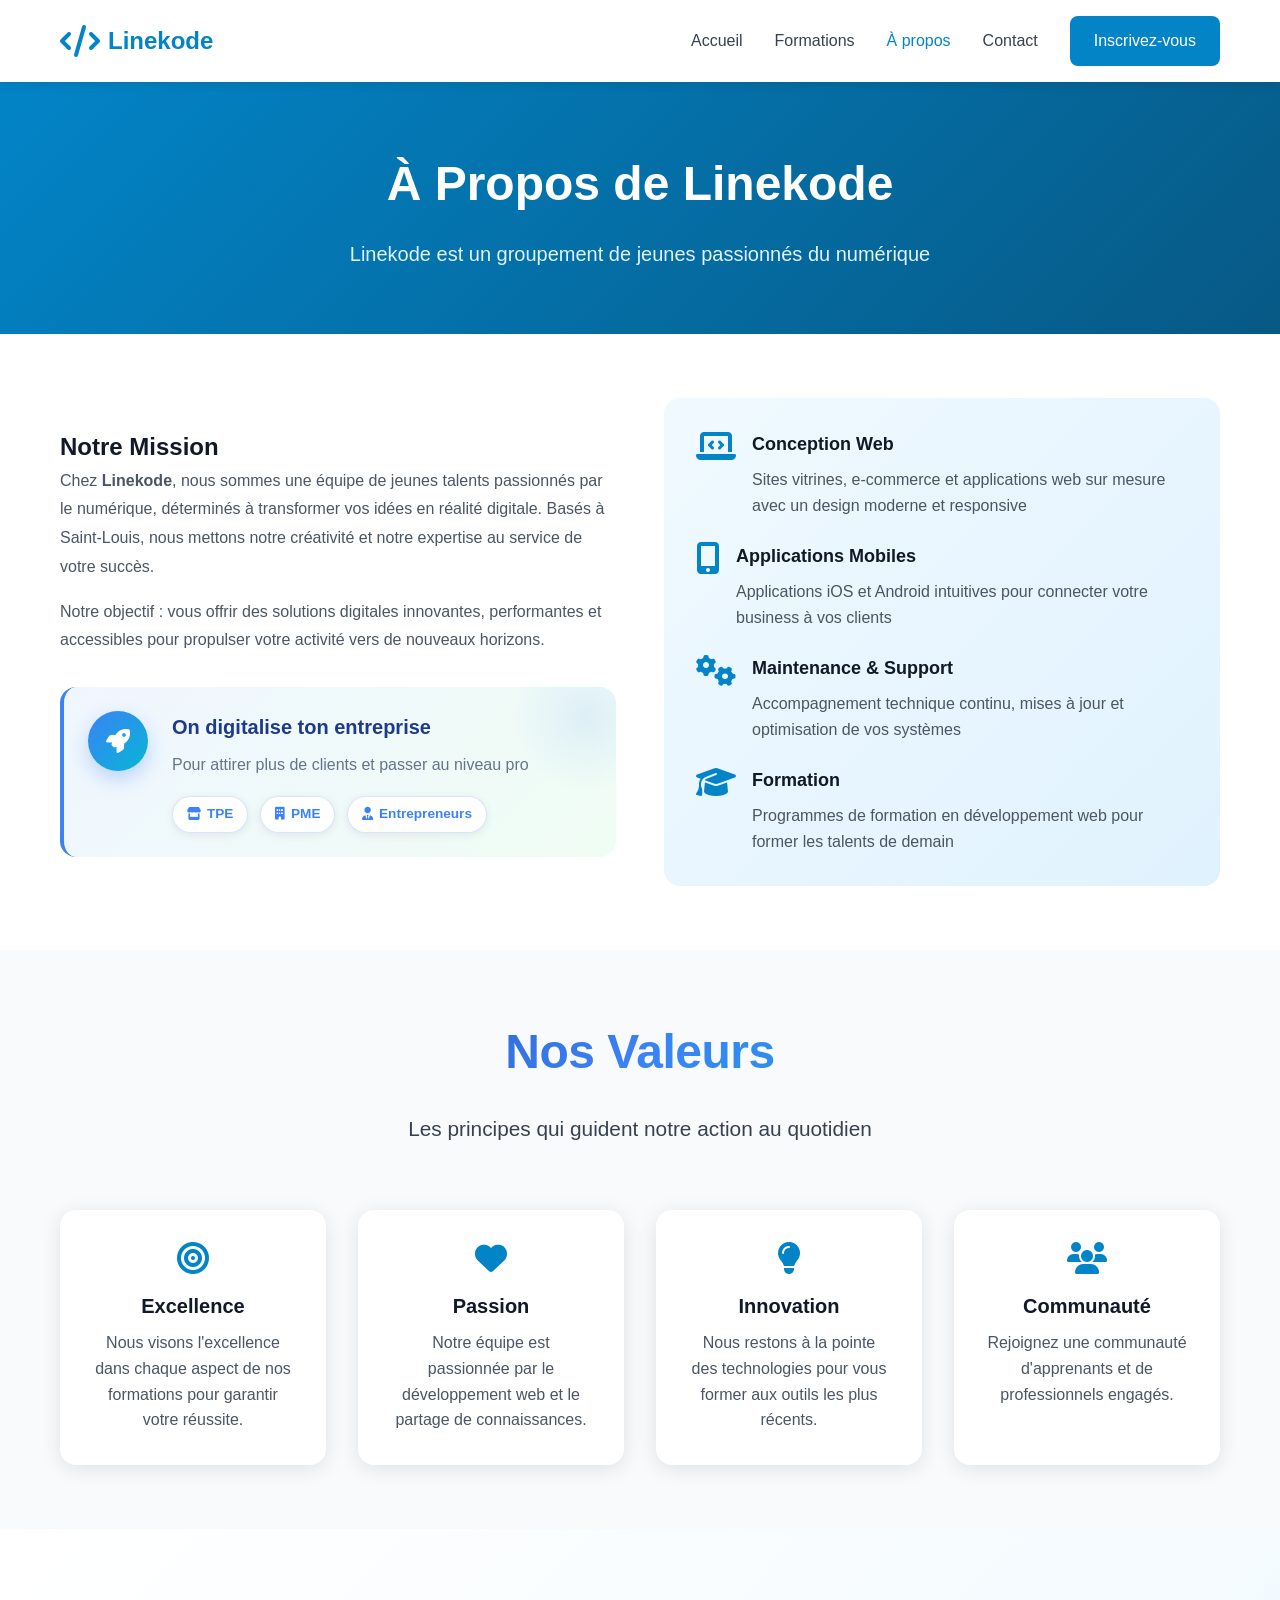
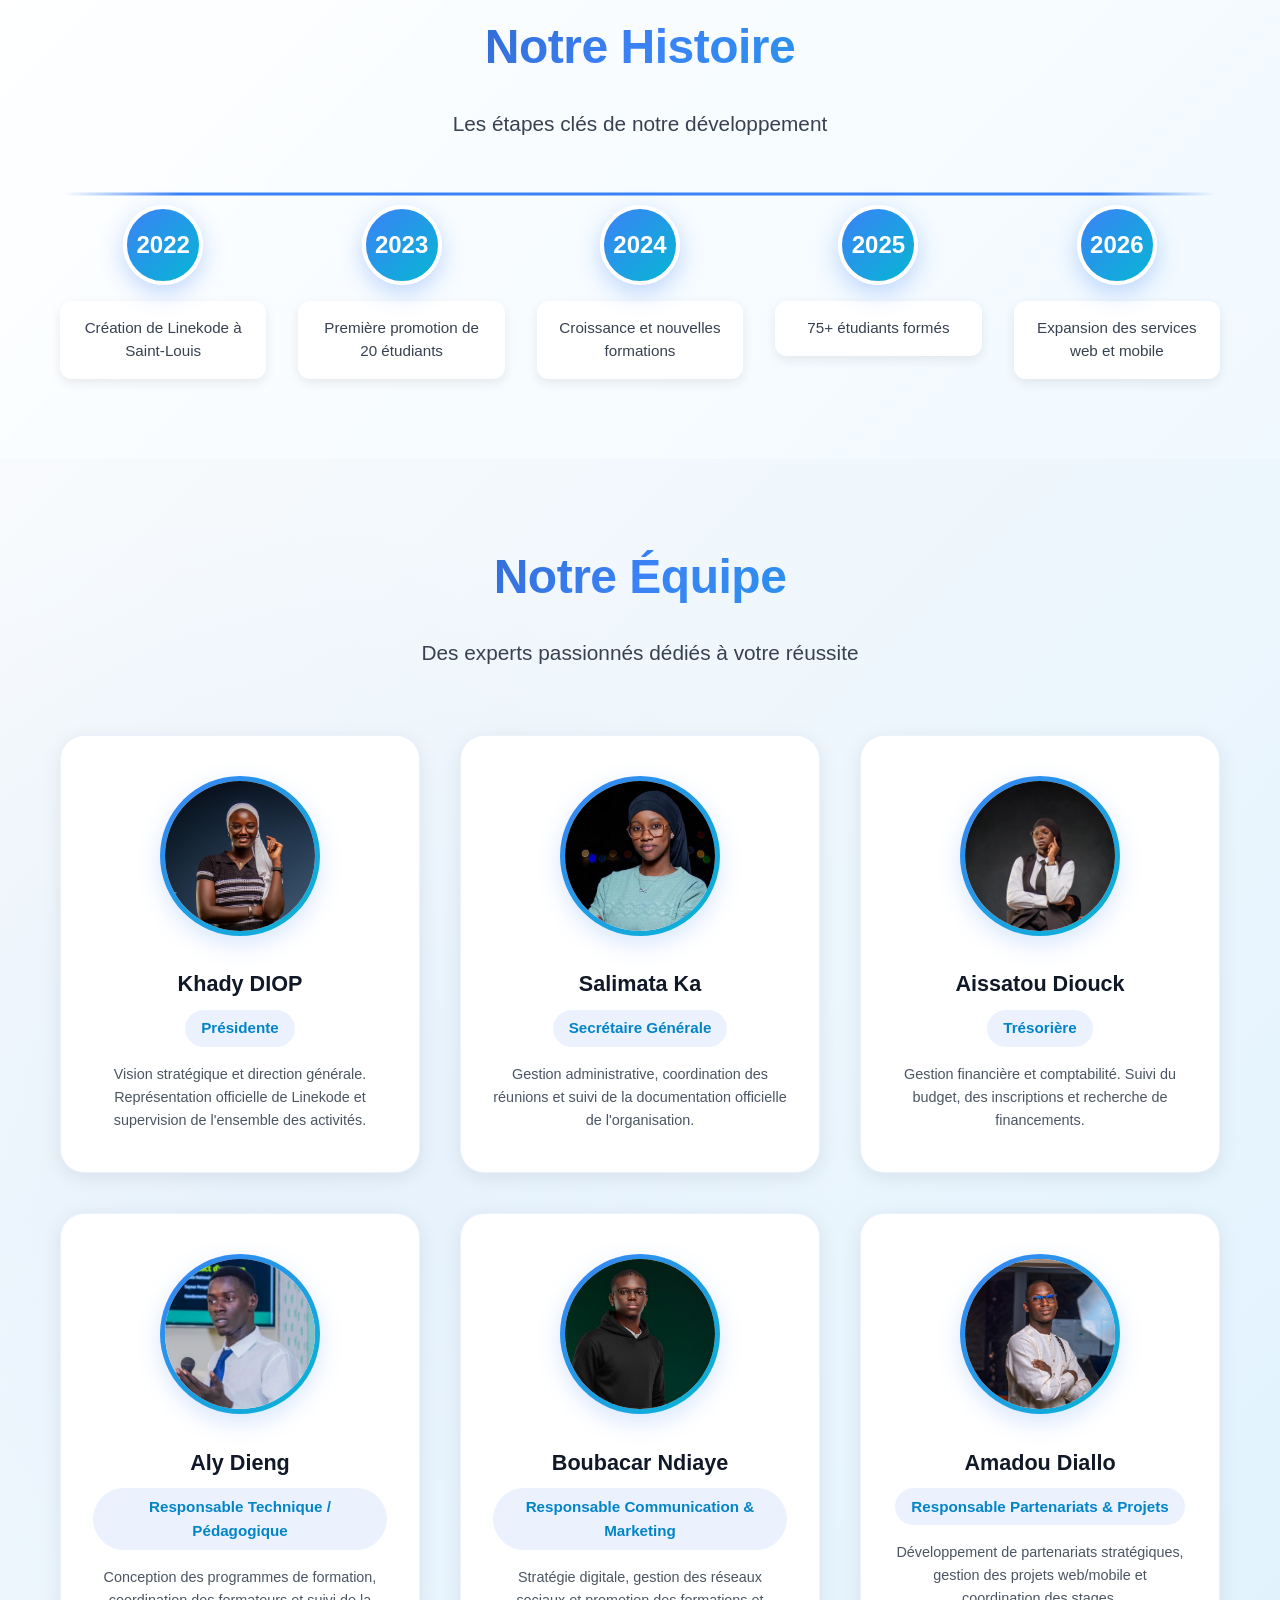
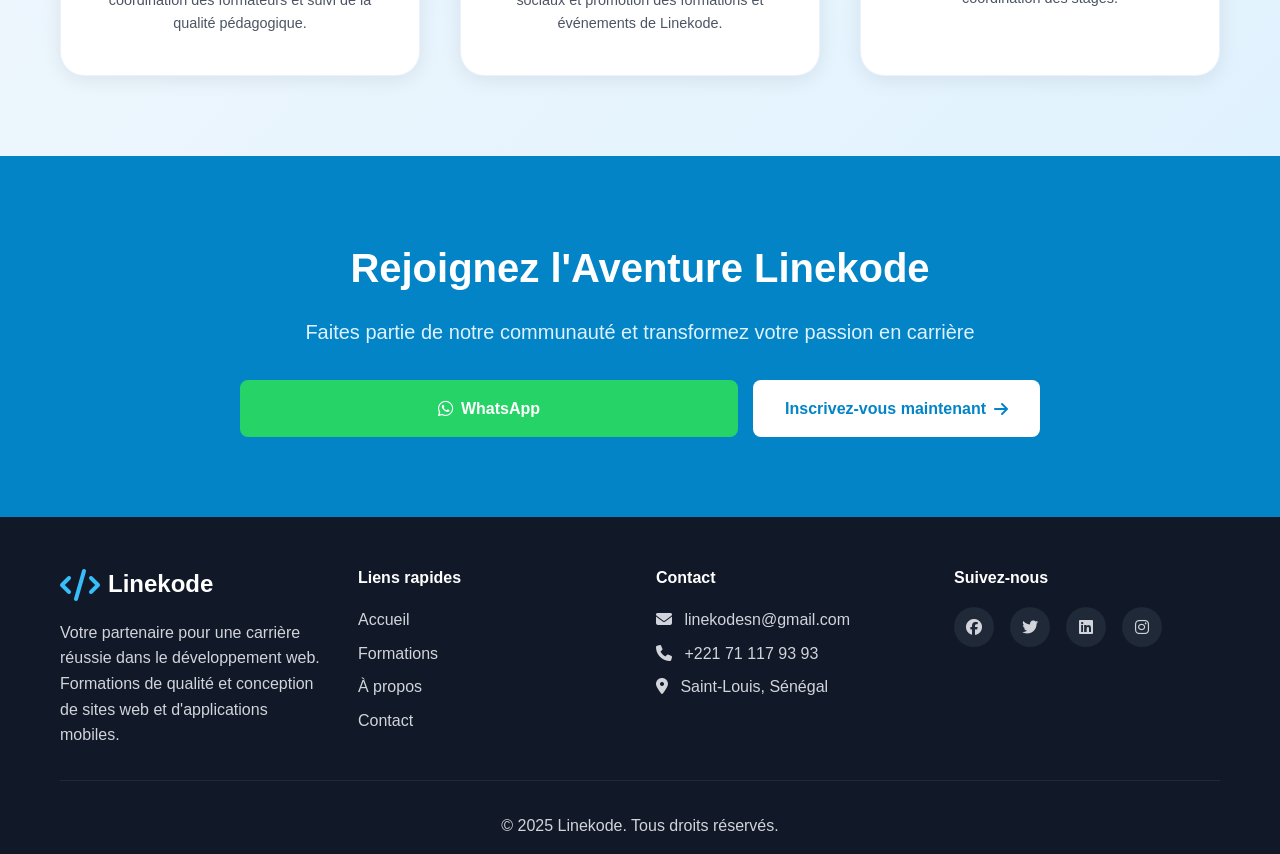
<file: about.html>
﻿<!DOCTYPE html>
<html lang="fr">
<head>
    <meta charset="UTF-8">
    <meta name="viewport" content="width=device-width, initial-scale=1.0">
    <meta name="description" content="Découvrez l'histoire, la mission et l'équipe de Linekode.">
    <meta name="author" content="Linekode Sénégal">
    <meta name="keywords" content="formation, développement web, programmation, Sénégal, Saint-Louis, à propos">
    
    <!-- Favicon Linekode -->
    <link rel="icon" type="image/x-icon" href="images/favicon.ico">
    <link rel="shortcut icon" href="images/favicon.ico">
    <link rel="apple-touch-icon" href="images/favicon.ico">
    
    <!-- Open Graph / Facebook -->
    <meta property="og:type" content="website">
    <meta property="og:url" content="https://linekode.com/about.html">
    <meta property="og:title" content="À Propos - Linekode Sénégal">
    <meta property="og:description" content="Découvrez l'équipe Linekode et notre mission de former les développeurs web au Sénégal.">
    <meta property="og:image" content="https://linekode.com/images/logo-linekode.png">
    
    <!-- Twitter -->
    <meta property="twitter:card" content="summary_large_image">
    <meta property="twitter:url" content="https://linekode.com/about.html">
    <meta property="twitter:title" content="À Propos - Linekode Sénégal">
    <meta property="twitter:description" content="Découvrez l'équipe Linekode et notre mission de former les développeurs web au Sénégal.">
    <meta property="twitter:image" content="https://linekode.com/images/logo-linekode.png">
    
    <!-- Feuilles de style -->
    <link rel="stylesheet" href="css/style.css">
    <link rel="stylesheet" href="css/modal.css">
    <link rel="stylesheet" href="css/whatsapp-styles.css">
    <link rel="stylesheet" href="https://cdnjs.cloudflare.com/ajax/libs/font-awesome/6.4.0/css/all.min.css">
</head>
<body>
    <!-- Navigation -->
    <nav class="navbar" id="navbar">
        <div class="container">
            <div class="nav-wrapper">
                <a href="index.html" class="logo">
                    <i class="fas fa-code"></i>
                    <span>Linekode</span>
                </a>
                <ul class="nav-menu" id="navMenu">
                    <li><a href="index.html">Accueil</a></li>
                    <li><a href="formations.html">Formations</a></li>
                    <li><a href="about.html" class="active">À propos</a></li>
                    <li><a href="contact.html">Contact</a></li>
                    <li><a href="inscription.php" class="btn-primary">Inscrivez-vous</a></li>
                </ul>
                <button class="mobile-menu-toggle" id="mobileMenuToggle">
                    <i class="fas fa-bars"></i>
                </button>
            </div>
        </div>
    </nav>

    <!-- Page Header -->
    <section class="page-header">
        <div class="container">
            <h1>À Propos de Linekode</h1>
            <p>Linekode est un groupement de jeunes passionnés du numérique</p>
        </div>
    </section>

    <!-- Mission Section -->
    <section class="mission-section">
        <div class="container">
            <div class="mission-grid">
                <div class="mission-text">
                    <h2>Notre Mission</h2>
                    <p>Chez <strong>Linekode</strong>, nous sommes une équipe de jeunes talents passionnés par le numérique, déterminés à transformer vos idées en réalité digitale. Basés à Saint-Louis, nous mettons notre créativité et notre expertise au service de votre succès.</p>
                    <p>Notre objectif : vous offrir des solutions digitales innovantes, performantes et accessibles pour propulser votre activité vers de nouveaux horizons.</p>
                    
                    <div class="mission-cta">
                        <div class="mission-cta-icon">
                            <i class="fas fa-rocket"></i>
                        </div>
                        <div class="mission-cta-content">
                            <h3>On digitalise ton entreprise</h3>
                            <p>Pour attirer plus de clients et passer au niveau pro</p>
                            <div class="mission-cta-tags">
                                <span><i class="fas fa-store"></i> TPE</span>
                                <span><i class="fas fa-building"></i> PME</span>
                                <span><i class="fas fa-user-tie"></i> Entrepreneurs</span>
                            </div>
                        </div>
                    </div>
                </div>
                <div class="mission-features">
                    <div class="mission-feature">
                        <i class="fas fa-laptop-code"></i>
                        <div>
                            <h3>Conception Web</h3>
                            <p>Sites vitrines, e-commerce et applications web sur mesure avec un design moderne et responsive</p>
                        </div>
                    </div>
                    <div class="mission-feature">
                        <i class="fas fa-mobile-alt"></i>
                        <div>
                            <h3>Applications Mobiles</h3>
                            <p>Applications iOS et Android intuitives pour connecter votre business à vos clients</p>
                        </div>
                    </div>
                    <div class="mission-feature">
                        <i class="fas fa-cogs"></i>
                        <div>
                            <h3>Maintenance & Support</h3>
                            <p>Accompagnement technique continu, mises à jour et optimisation de vos systèmes</p>
                        </div>
                    </div>
                    <div class="mission-feature">
                        <i class="fas fa-graduation-cap"></i>
                        <div>
                            <h3>Formation</h3>
                            <p>Programmes de formation en développement web pour former les talents de demain</p>
                        </div>
                    </div>
                </div>
            </div>
        </div>
    </section>

    <!-- Values Section -->
    <section class="values-section">
        <div class="container">
            <div class="section-header">
                <h2>Nos Valeurs</h2>
                <p>Les principes qui guident notre action au quotidien</p>
            </div>
            <div class="values-grid">
                <div class="value-card">
                    <i class="fas fa-bullseye"></i>
                    <h3>Excellence</h3>
                    <p>Nous visons l'excellence dans chaque aspect de nos formations pour garantir votre réussite.</p>
                </div>
                <div class="value-card">
                    <i class="fas fa-heart"></i>
                    <h3>Passion</h3>
                    <p>Notre équipe est passionnée par le développement web et le partage de connaissances.</p>
                </div>
                <div class="value-card">
                    <i class="fas fa-lightbulb"></i>
                    <h3>Innovation</h3>
                    <p>Nous restons à la pointe des technologies pour vous former aux outils les plus récents.</p>
                </div>
                <div class="value-card">
                    <i class="fas fa-users"></i>
                    <h3>Communauté</h3>
                    <p>Rejoignez une communauté d'apprenants et de professionnels engagés.</p>
                </div>
            </div>
        </div>
    </section>

    <!-- Timeline Section -->
    <section class="timeline-section">
        <div class="container">
            <div class="section-header">
                <h2>Notre Histoire</h2>
                <p>Les étapes clés de notre développement</p>
            </div>
            <div class="timeline-grid">
                <div class="timeline-item">
                    <div class="timeline-year">2022</div>
                    <p>Création de Linekode à Saint-Louis</p>
                </div>
                <div class="timeline-item">
                    <div class="timeline-year">2023</div>
                    <p>Première promotion de 20 étudiants</p>
                </div>
                <div class="timeline-item">
                    <div class="timeline-year">2024</div>
                    <p>Croissance et nouvelles formations</p>
                </div>
                <div class="timeline-item">
                    <div class="timeline-year">2025</div>
                    <p>75+ étudiants formés</p>
                </div>
                <div class="timeline-item">
                    <div class="timeline-year">2026</div>
                    <p>Expansion des services web et mobile</p>
                </div>
            </div>
        </div>
    </section>

    <!-- Team Section -->
    <section class="team-section">
        <div class="container">
            <div class="section-header">
                <h2>Notre Équipe</h2>
                <p>Des experts passionnés dédiés à votre réussite</p>
            </div>
            <div class="team-grid">
                <div class="team-member">
                    <img src="images/team/amadou-diallo.jpeg" alt="Amadou DIALLO" class="member-photo">
                    <h3>Khady DIOP</h3>
                    <p class="member-role">Présidente</p>
                    <p class="member-bio">Vision stratégique et direction générale. Représentation officielle de Linekode et supervision de l'ensemble des activités.</p>
                </div>
                <div class="team-member">
                    <img src="images/team/membre-2.jpeg" alt="Khady DIOP" class="member-photo">
                    <h3>Salimata Ka</h3>
                    <p class="member-role">Secrétaire Générale</p>
                    <p class="member-bio">Gestion administrative, coordination des réunions et suivi de la documentation officielle de l'organisation.</p>
                </div>
                <div class="team-member">
                    <img src="images/team/membre-3.jpeg" alt="Aissatou Diouck" class="member-photo">
                    <h3>Aissatou Diouck</h3>
                    <p class="member-role">Trésorière</p>
                    <p class="member-bio">Gestion financière et comptabilité. Suivi du budget, des inscriptions et recherche de financements.</p>
                </div>
                <div class="team-member">
                    <img src="images/team/membre-4.jpeg" alt="Aly Dieng" class="member-photo">
                    <h3>Aly Dieng</h3>
                    <p class="member-role">Responsable Technique / Pédagogique</p>
                    <p class="member-bio">Conception des programmes de formation, coordination des formateurs et suivi de la qualité pédagogique.</p>
                </div>
                <div class="team-member">
                    <img src="images/team/membre-5.jpeg" alt="Boubacar Ndiaye" class="member-photo">
                    <h3>Boubacar Ndiaye</h3>
                    <p class="member-role">Responsable Communication & Marketing</p>
                    <p class="member-bio">Stratégie digitale, gestion des réseaux sociaux et promotion des formations et événements de Linekode.</p>
                </div>
                <div class="team-member">
                    <img src="images/team/membre-6.jpeg" alt="Salimata Ka" class="member-photo">
                    <h3>Amadou Diallo</h3>
                    <p class="member-role">Responsable Partenariats & Projets</p>
                    <p class="member-bio">Développement de partenariats stratégiques, gestion des projets web/mobile et coordination des stages.</p>
                </div>
            </div>
        </div>
    </section>

    <!-- CTA Section -->
    <section class="cta-section">
        <div class="container">
            <div class="cta-content">
                <h2>Rejoignez l'Aventure Linekode</h2>
                <p>Faites partie de notre communauté et transformez votre passion en carrière</p>
                <div class="cta-buttons">
                    <a href="https://wa.me/221711179393?text=Bonjour%20Linekode!%20Je%20souhaite%20en%20savoir%20plus%20sur%20votre%20école." target="_blank" class="btn-whatsapp">
                        <i class="fab fa-whatsapp"></i>
                        WhatsApp
                    </a>
                    <a href="inscription.php" class="btn-white">
                        Inscrivez-vous maintenant
                        <i class="fas fa-arrow-right"></i>
                    </a>
                </div>
            </div>
        </div>
    </section>

    <!-- Footer -->
    <footer class="footer">
        <div class="container">
            <div class="footer-grid">
                <div class="footer-col">
                    <div class="footer-logo">
                        <i class="fas fa-code"></i>
                        <span>Linekode</span>
                    </div>
                    <p>Votre partenaire pour une carrière réussie dans le développement web. Formations de qualité et conception de sites web et d'applications mobiles.</p>
                </div>
                <div class="footer-col">
                    <h4>Liens rapides</h4>
                    <ul>
                        <li><a href="index.html">Accueil</a></li>
                        <li><a href="formations.html">Formations</a></li>
                        <li><a href="about.html">À propos</a></li>
                        <li><a href="contact.html">Contact</a></li>
                    </ul>
                </div>
                <div class="footer-col">
                    <h4>Contact</h4>
                    <ul>
                        <li><i class="fas fa-envelope"></i> linekodesn@gmail.com</li>
                        <li><i class="fas fa-phone"></i> +221 71 117 93 93</li>
                        <li><i class="fas fa-map-marker-alt"></i> Saint-Louis, Sénégal</li>
                    </ul>
                </div>
                <div class="footer-col">
                    <h4>Suivez-nous</h4>
                    <div class="social-links">
                        <a href="#"><i class="fab fa-facebook"></i></a>
                        <a href="#"><i class="fab fa-twitter"></i></a>
                        <a href="#"><i class="fab fa-linkedin"></i></a>
                        <a href="#"><i class="fab fa-instagram"></i></a>
                    </div>
                </div>
            </div>
            <div class="footer-bottom">
                <p>&copy; 2025 Linekode. Tous droits réservés.</p>
            </div>
        </div>
    </footer>

    <!-- Modal d'inscription -->
    <div id="inscriptionModal" class="modal">
        <div class="modal-content">
            <div class="modal-header">
                <h2>Inscription à Linekode</h2>
                <p>Commencez votre parcours vers une carrière en développement web</p>
                <button class="modal-close">&times;</button>
            </div>
            <div class="modal-body">
                <div id="inscriptionSuccess" class="success-message">
                    <i class="fas fa-check-circle"></i>
                    <h3>Inscription réussie !</h3>
                    <p>Merci pour votre inscription. Notre équipe vous contactera dans les 24 heures.</p>
                    <button class="btn-primary" onclick="closeInscriptionModal()">Fermer</button>
                </div>
                <form id="inscriptionForm" class="modal-form">
                    <div class="form-row">
                        <div class="form-group">
                            <label for="prenom">Prénom *</label>
                            <input type="text" id="prenom" name="prenom" required>
                            <span class="error-message">Ce champ est requis</span>
                        </div>
                        <div class="form-group">
                            <label for="nom">Nom *</label>
                            <input type="text" id="nom" name="nom" required>
                            <span class="error-message">Ce champ est requis</span>
                        </div>
                    </div>
                    
                    <div class="form-group">
                        <label for="email_inscription">Email *</label>
                        <input type="email" id="email_inscription" name="email" required>
                        <span class="error-message">Email invalide</span>
                    </div>
                    
                    <div class="form-row">
                        <div class="form-group">
                            <label for="telephone">Téléphone *</label>
                            <input type="tel" id="telephone" name="telephone" required>
                            <span class="error-message">Ce champ est requis</span>
                        </div>
                        <div class="form-group">
                            <label for="age">Âge</label>
                            <input type="number" id="age" name="age" min="16" max="99">
                        </div>
                    </div>
                    
                    <div class="form-group">
                        <label for="formation">Formation souhaitée *</label>
                        <select id="formation" name="formation" required>
                            <option value="">Sélectionnez une formation</option>
                            <option value="frontend">Développement Web Frontend</option>
                            <option value="backend">Développement Web Backend</option>
                            <option value="fullstack">Développement Full Stack</option>
                            <option value="javascript">JavaScript Avancé</option>
                            <option value="react">React & Next.js</option>
                            <option value="devops">DevOps & Déploiement</option>
                        </select>
                        <span class="error-message">Veuillez sélectionner une formation</span>
                    </div>
                    
                    <div class="form-group">
                        <label for="niveau">Niveau actuel *</label>
                        <select id="niveau" name="niveau" required>
                            <option value="">Sélectionnez votre niveau</option>
                            <option value="debutant">Débutant (aucune expérience)</option>
                            <option value="intermediaire">Intermédiaire (quelques bases)</option>
                            <option value="avance">Avancé (expérience significative)</option>
                        </select>
                        <span class="error-message">Veuillez sélectionner votre niveau</span>
                    </div>
                    
                    <div class="form-group">
                        <label for="motivation">Pourquoi souhaitez-vous suivre cette formation ?</label>
                        <textarea id="motivation" name="motivation" rows="3" placeholder="Parlez-nous de vos objectifs..."></textarea>
                    </div>
                    
                    <div class="form-group">
                        <div class="checkbox-group">
                            <input type="checkbox" id="accepte_conditions" name="accepte_conditions" required>
                            <label for="accepte_conditions">
                                J'accepte les <a href="#" target="_blank">conditions générales</a> et la <a href="#" target="_blank">politique de confidentialité</a> *
                            </label>
                        </div>
                        <span class="error-message">Vous devez accepter les conditions</span>
                    </div>
                    
                    <div class="form-group">
                        <div class="checkbox-group">
                            <input type="checkbox" id="newsletter" name="newsletter">
                            <label for="newsletter">
                                Je souhaite recevoir des informations sur les formations et actualités de Linekode
                            </label>
                        </div>
                    </div>
                </form>
            </div>
            <div class="modal-footer">
                <button type="submit" form="inscriptionForm" class="btn-primary">
                    <i class="fas fa-check"></i>
                    Valider mon inscription
                </button>
            </div>
        </div>
    </div>

    <script src="js/script.js?v=2"></script>
</body>
</html>
</file>
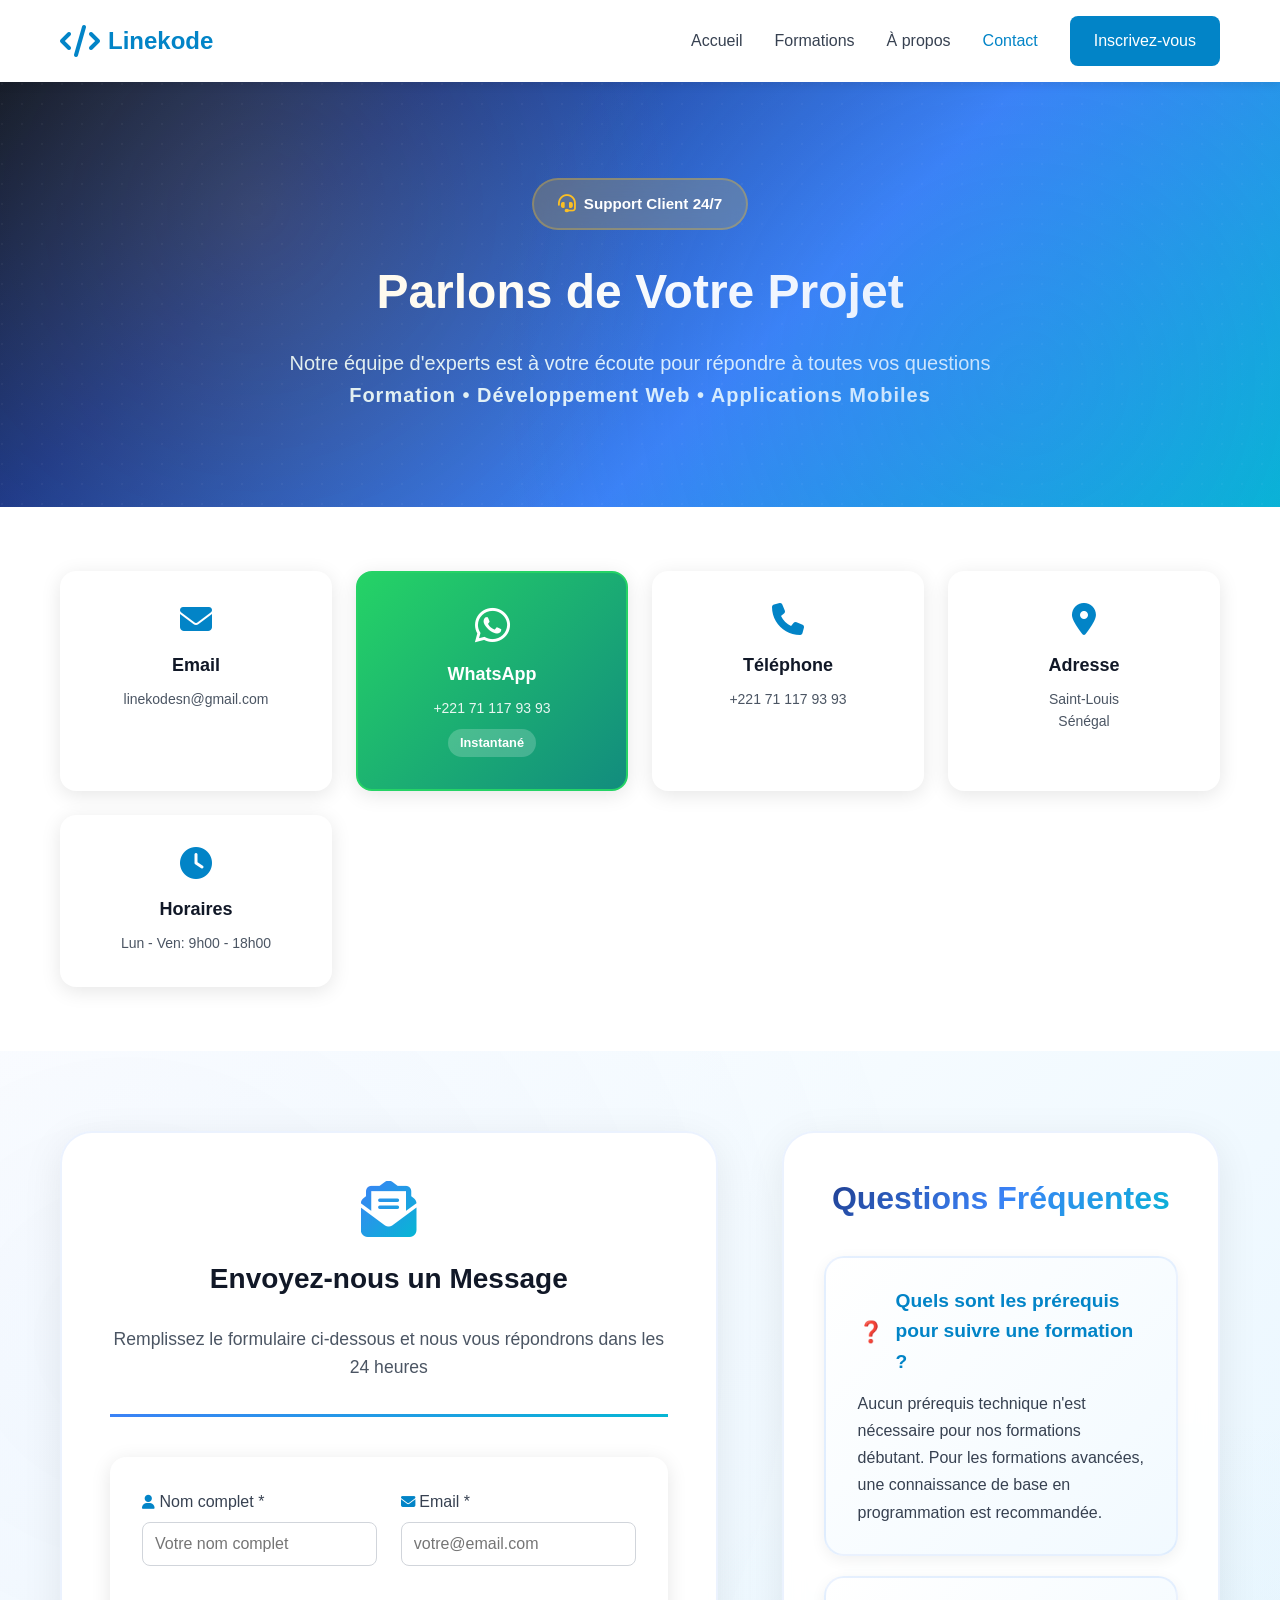
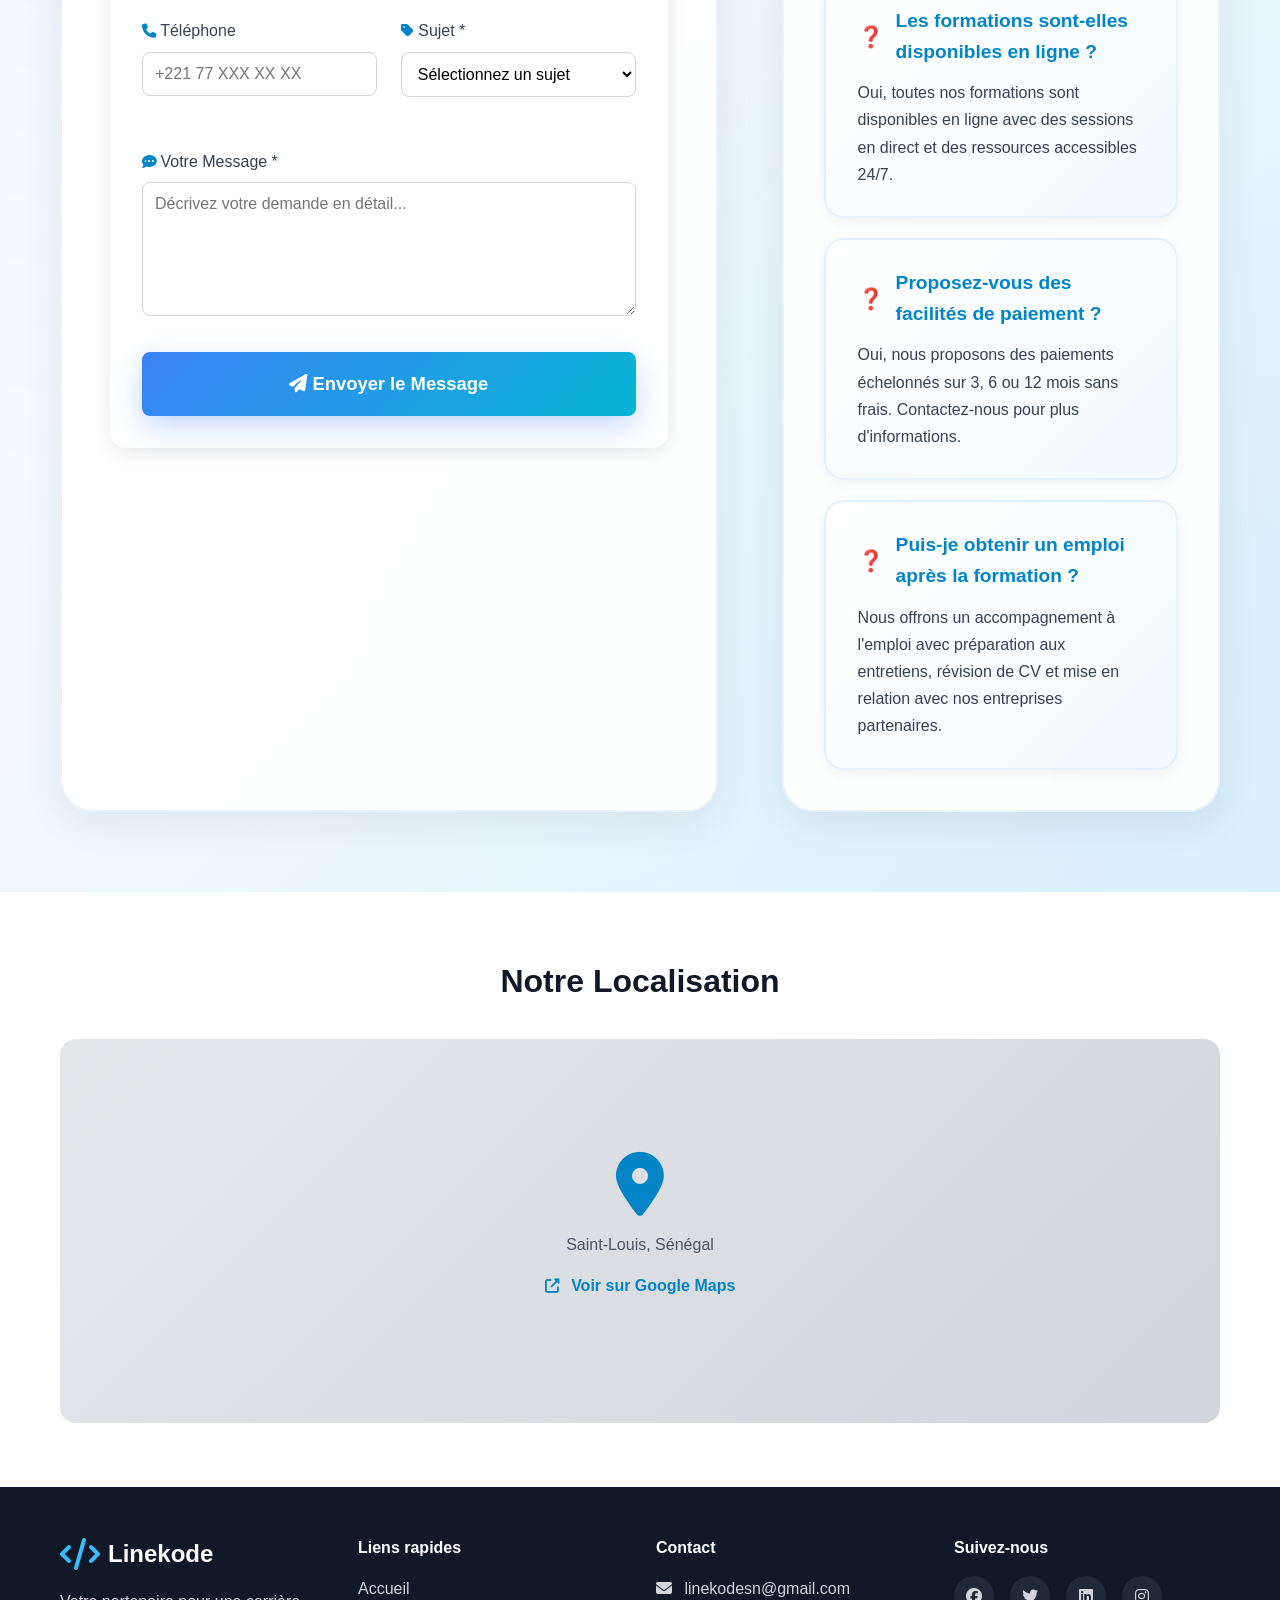
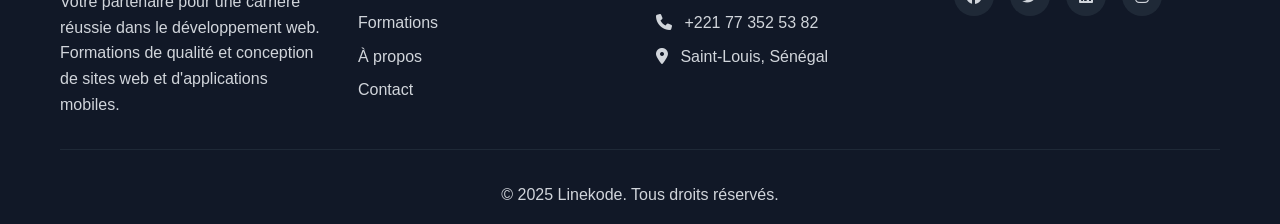
<file: contact.html>
﻿<!DOCTYPE html>
<html lang="fr">
<head>
    <meta charset="UTF-8">
    <meta name="author" content="Linekode Sénégal">
    <meta name="keywords" content="contact, Linekode, Sénégal, Saint-Louis, développement web, formation">
    
    <!-- Favicon Linekode -->
    <link rel="icon" type="image/x-icon" href="images/favicon.ico">
    <link rel="shortcut icon" href="images/favicon.ico">
    <link rel="apple-touch-icon" href="images/favicon.ico">
    
    <!-- Open Graph / Facebook -->
    <meta property="og:type" content="website">
    <meta property="og:url" content="https://linekode.com/contact.html">
    <meta property="og:title" content="Contact - Linekode Sénégal">
    <meta property="og:description" content="Contactez Linekode pour vos formations en développement web. Téléphone: +221 71 117 93 93.">
    <meta property="og:image" content="https://linekode.com/images/logo-linekode.png">
    
    <!-- Twitter -->
    <meta property="twitter:card" content="summary_large_image">
    <meta property="twitter:url" content="https://linekode.com/contact.html">
    <meta property="twitter:title" content="Contact - Linekode Sénégal">
    <meta property="twitter:description" content="Contactez Linekode pour vos formations en développement web. Téléphone: +221 71 117 93 93.">
    <meta property="twitter:image" content="https://linekode.com/images/logo-linekode.png">
    
    <!-- Feuilles de style -->
    <link rel="stylesheet" href="css/style.css">
    <link rel="stylesheet" href="css/whatsapp-styles.css">
    <link rel="stylesheet" href="https://cdnjs.cloudflare.com/ajax/libs/font-awesome/6.4.0/css/all.min.css">
</head>
<body>
    <!-- Navigation -->
    <nav class="navbar" id="navbar">
        <div class="container">
            <div class="nav-wrapper">
                <a href="index.html" class="logo">
                    <i class="fas fa-code"></i>
                    <span>Linekode</span>
                </a>
                <ul class="nav-menu" id="navMenu">
                    <li><a href="index.html">Accueil</a></li>
                    <li><a href="formations.html">Formations</a></li>
                    <li><a href="about.html">À propos</a></li>
                    <li><a href="contact.html" class="active">Contact</a></li>
                    <li><a href="inscription.php" class="btn-primary">Inscrivez-vous</a></li>
                </ul>
                <button class="mobile-menu-toggle" id="mobileMenuToggle">
                    <i class="fas fa-bars"></i>
                </button>
            </div>
        </div>
    </nav>

    <!-- Page Header -->
    <section class="page-header contact-header">
        <div class="container">
            <div class="header-badge">
                <i class="fas fa-headset"></i>
                <span>Support Client 24/7</span>
            </div>
            <h1>Parlons de Votre Projet</h1>
            <p class="header-subtitle">Notre équipe d'experts est à votre écoute pour répondre à toutes vos questions</p>
            <p class="header-description">Formation • Développement Web • Applications Mobiles</p>
        </div>
    </section>

    <!-- Contact Info Cards -->
    <section class="contact-info-section">
        <div class="container">
            <div class="contact-info-grid">
                <a href="mailto:linekodesn@gmail.com" class="contact-info-card">
                    <i class="fas fa-envelope"></i>
                    <h3>Email</h3>
                    <p>linekodesn@gmail.com</p>
                </a>
                <a href="https://wa.me/221711179393?text=Bonjour%20Linekode!%20Je%20souhaite%20des%20informations%20sur%20vos%20services." target="_blank" class="contact-info-card whatsapp-card">
                    <i class="fab fa-whatsapp"></i>
                    <h3>WhatsApp</h3>
                    <p>+221 71 117 93 93</p>
                    <span class="contact-badge">Instantané</span>
                </a>
                <a href="tel:+221711179393" class="contact-info-card">
                    <i class="fas fa-phone"></i>
                    <h3>Téléphone</h3>
                    <p>+221 71 117 93 93</p>
                </a>
                <a href="https://maps.app.goo.gl/nh3awSWfZ6fiSbLJ8" target="_blank" class="contact-info-card">
                    <i class="fas fa-map-marker-alt"></i>
                    <h3>Adresse</h3>
                    <p>Saint-Louis<br>Sénégal</p>
                </a>
                <div class="contact-info-card">
                    <i class="fas fa-clock"></i>
                    <h3>Horaires</h3>
                    <p>Lun - Ven: 9h00 - 18h00</p>
                </div>
            </div>
        </div>
    </section>

    <!-- Contact Form and FAQ -->
    <section class="contact-main-section">
        <div class="container">
            <div class="contact-grid">
                <!-- Contact Form -->
                <div class="contact-form-wrapper">
                    <div class="form-header">
                        <i class="fas fa-envelope-open-text"></i>
                        <h2>Envoyez-nous un Message</h2>
                        <p>Remplissez le formulaire ci-dessous et nous vous répondrons dans les 24 heures</p>
                    </div>
                    <div id="formSuccess" class="form-success" style="display: none;">
                        <i class="fas fa-check-circle"></i>
                        <p><strong>Message envoyé avec succès !</strong></p>
                        <p>Nous vous répondrons dans les plus brefs délais.</p>
                    </div>
                    <form id="contactForm" class="contact-form">
                        <div class="form-row-2">
                            <div class="form-group">
                                <label for="name"><i class="fas fa-user"></i> Nom complet *</label>
                                <input type="text" id="name" name="name" required placeholder="Votre nom complet">
                            </div>
                            <div class="form-group">
                                <label for="email"><i class="fas fa-envelope"></i> Email *</label>
                                <input type="email" id="email" name="email" required placeholder="votre@email.com">
                            </div>
                        </div>
                        <div class="form-row-2">
                            <div class="form-group">
                                <label for="phone"><i class="fas fa-phone"></i> Téléphone</label>
                                <input type="tel" id="phone" name="phone" placeholder="+221 77 XXX XX XX">
                            </div>
                            <div class="form-group">
                                <label for="subject"><i class="fas fa-tag"></i> Sujet *</label>
                                <select id="subject" name="subject" required>
                                    <option value="">Sélectionnez un sujet</option>
                                    <option value="information">💡 Demande d'information</option>
                                    <option value="inscription">🎓 Inscription à une formation</option>
                                    <option value="projet">💻 Projet de développement</option>
                                    <option value="financement">💰 Questions sur le financement</option>
                                    <option value="autre">📋 Autre</option>
                                </select>
                            </div>
                        </div>
                        <div class="form-group">
                            <label for="message"><i class="fas fa-comment-dots"></i> Votre Message *</label>
                            <textarea id="message" name="message" rows="6" required placeholder="Décrivez votre demande en détail..."></textarea>
                        </div>
                        <button type="button" id="submitBtn" class="btn-primary btn-full btn-contact">
                            <i class="fas fa-paper-plane"></i>
                            Envoyer le Message
                        </button>
                    </form>
                </div>

                <!-- FAQ -->
                <div class="faq-wrapper">
                    <h2>Questions Fréquentes</h2>
                    <div class="faq-list">
                        <div class="faq-item">
                            <h3>Quels sont les prérequis pour suivre une formation ?</h3>
                            <p>Aucun prérequis technique n'est nécessaire pour nos formations débutant. Pour les formations avancées, une connaissance de base en programmation est recommandée.</p>
                        </div>
                        <div class="faq-item">
                            <h3>Les formations sont-elles disponibles en ligne ?</h3>
                            <p>Oui, toutes nos formations sont disponibles en ligne avec des sessions en direct et des ressources accessibles 24/7.</p>
                        </div>
                        <div class="faq-item">
                            <h3>Proposez-vous des facilités de paiement ?</h3>
                            <p>Oui, nous proposons des paiements échelonnés sur 3, 6 ou 12 mois sans frais. Contactez-nous pour plus d'informations.</p>
                        </div>
                        <div class="faq-item">
                            <h3>Puis-je obtenir un emploi après la formation ?</h3>
                            <p>Nous offrons un accompagnement à l'emploi avec préparation aux entretiens, révision de CV et mise en relation avec nos entreprises partenaires.</p>
                        </div>
                    </div>
                </div>
            </div>
        </div>
    </section>

    <!-- Map Section -->
    <section class="map-section">
        <div class="container">
            <h2>Notre Localisation</h2>
            <a href="https://maps.app.goo.gl/nh3awSWfZ6fiSbLJ8" target="_blank" class="map-placeholder">
                <i class="fas fa-map-marker-alt"></i>
                <p>Saint-Louis, Sénégal</p>
                <p class="map-link"><i class="fas fa-external-link-alt"></i> Voir sur Google Maps</p>
            </a>
        </div>
    </section>

    <!-- Footer -->
    <footer class="footer">
        <div class="container">
            <div class="footer-grid">
                <div class="footer-col">
                    <div class="footer-logo">
                        <i class="fas fa-code"></i>
                        <span>Linekode</span>
                    </div>
                    <p>Votre partenaire pour une carrière réussie dans le développement web. Formations de qualité et conception de sites web et d'applications mobiles.</p>
                </div>
                <div class="footer-col">
                    <h4>Liens rapides</h4>
                    <ul>
                        <li><a href="index.html">Accueil</a></li>
                        <li><a href="formations.html">Formations</a></li>
                        <li><a href="about.html">À propos</a></li>
                        <li><a href="contact.html">Contact</a></li>
                    </ul>
                </div>
                <div class="footer-col">
                    <h4>Contact</h4>
                    <ul>
                        <li><i class="fas fa-envelope"></i> linekodesn@gmail.com</li>
                        <li><i class="fas fa-phone"></i> +221 77 352 53 82</li>
                        <li><i class="fas fa-map-marker-alt"></i> Saint-Louis, Sénégal</li>
                    </ul>
                </div>
                <div class="footer-col">
                    <h4>Suivez-nous</h4>
                    <div class="social-links">
                        <a href="#"><i class="fab fa-facebook"></i></a>
                        <a href="#"><i class="fab fa-twitter"></i></a>
                        <a href="#"><i class="fab fa-linkedin"></i></a>
                        <a href="#"><i class="fab fa-instagram"></i></a>
                    </div>
                </div>
            </div>
            <div class="footer-bottom">
                <p>&copy; 2025 Linekode. Tous droits réservés.</p>
            </div>
        </div>
    </footer>

    <script>
        // Formulaire de contact
        document.getElementById('submitBtn').onclick = function() {
            const name = document.getElementById('name').value;
            const email = document.getElementById('email').value;
            const subject = document.getElementById('subject').value;
            const message = document.getElementById('message').value;
            
            // Validation
            if (!name || !email || !subject || !message) {
                alert('Veuillez remplir tous les champs');
                return;
            }
            
            // Validation email simple
            const emailRegex = /^[^\s@]+@[^\s@]+\.[^\s@]+$/;
            if (!emailRegex.test(email)) {
                alert('Veuillez entrer une adresse email valide');
                return;
            }
            
            // Créer l'objet message
            const messageData = {
                id: Date.now(),
                name: name,
                email: email,
                subject: subject,
                message: message,
                status: 'new',
                date: new Date().toISOString().split('T')[0],
                time: new Date().toLocaleTimeString('fr-FR')
            };
            
            // Sauvegarder dans localStorage
            let messages = JSON.parse(localStorage.getItem('linekode_messages') || '[]');
            messages.unshift(messageData);
            localStorage.setItem('linekode_messages', JSON.stringify(messages));
            
            // Afficher le succès
            document.getElementById('contactForm').style.display = 'none';
            document.getElementById('formSuccess').style.display = 'block';
        };
    </script>
    <script src="js/script.js?v=2"></script>
</body>
</html>
</file>
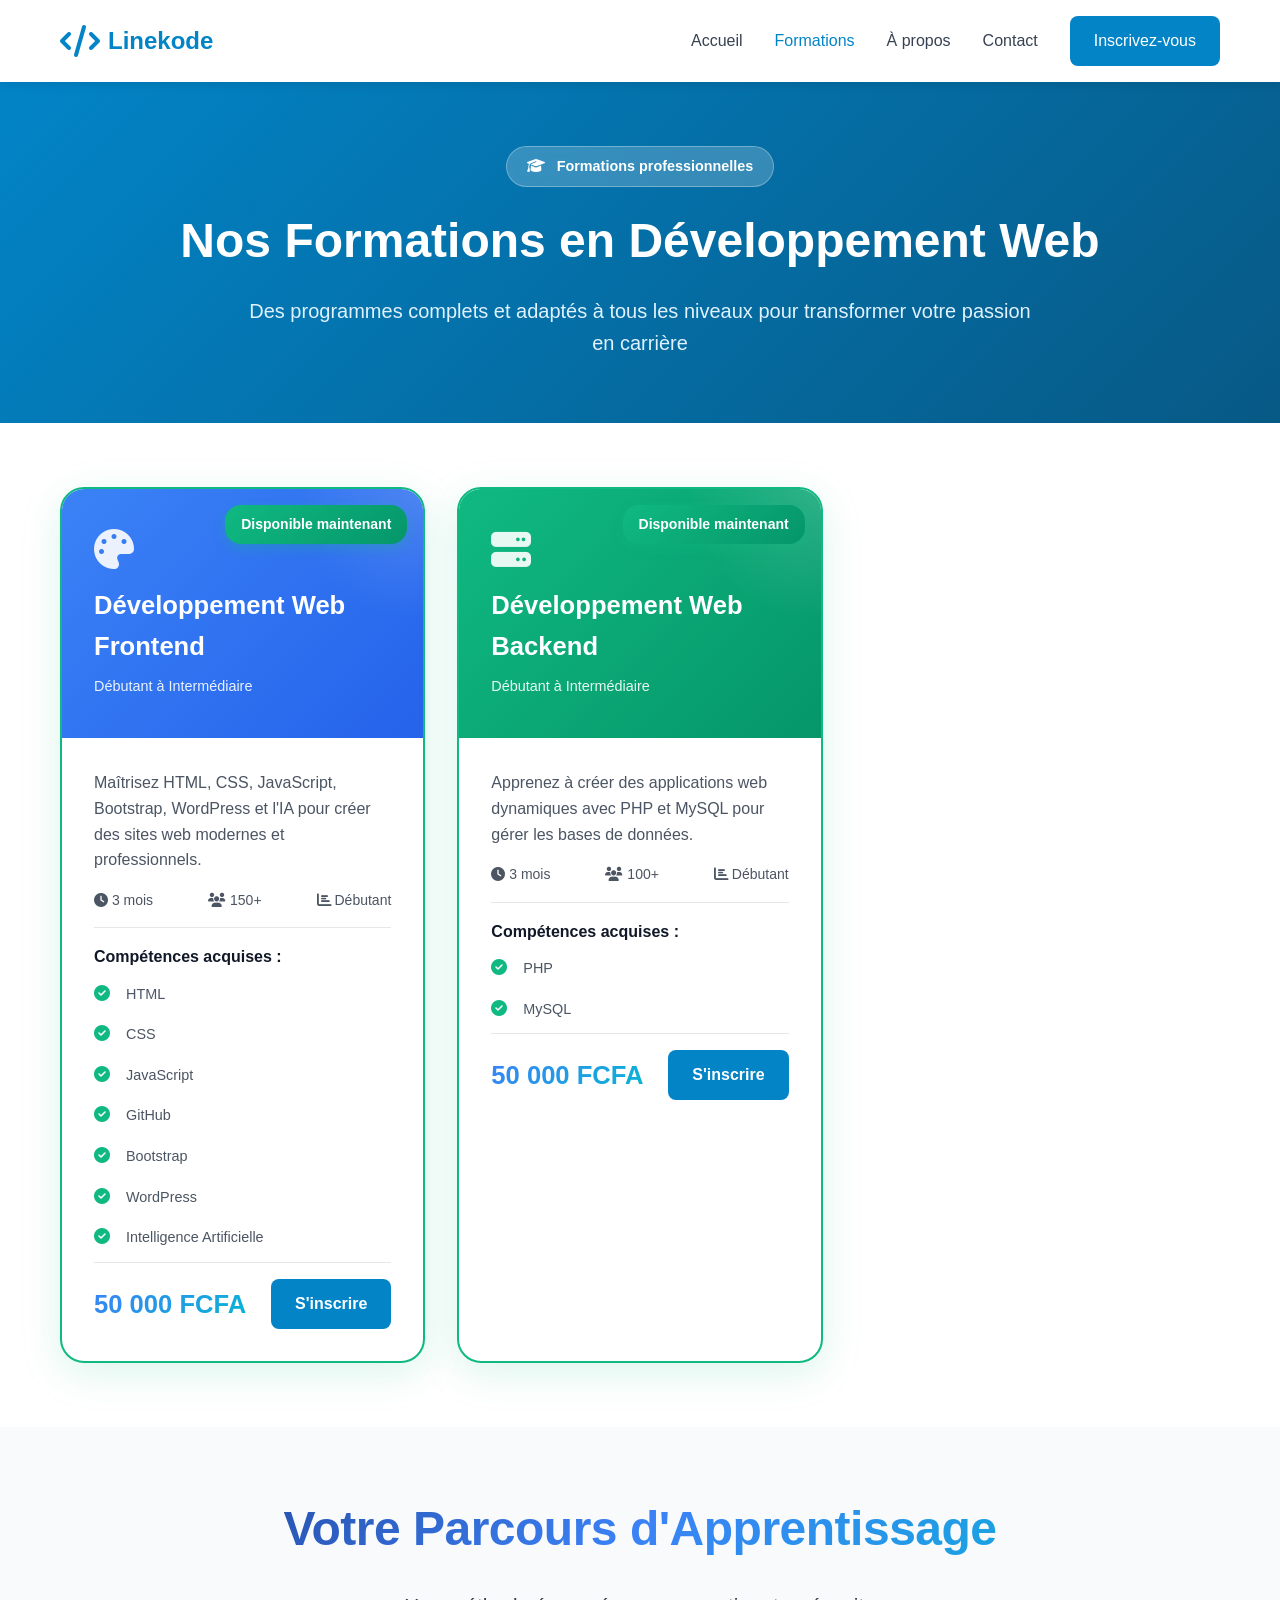
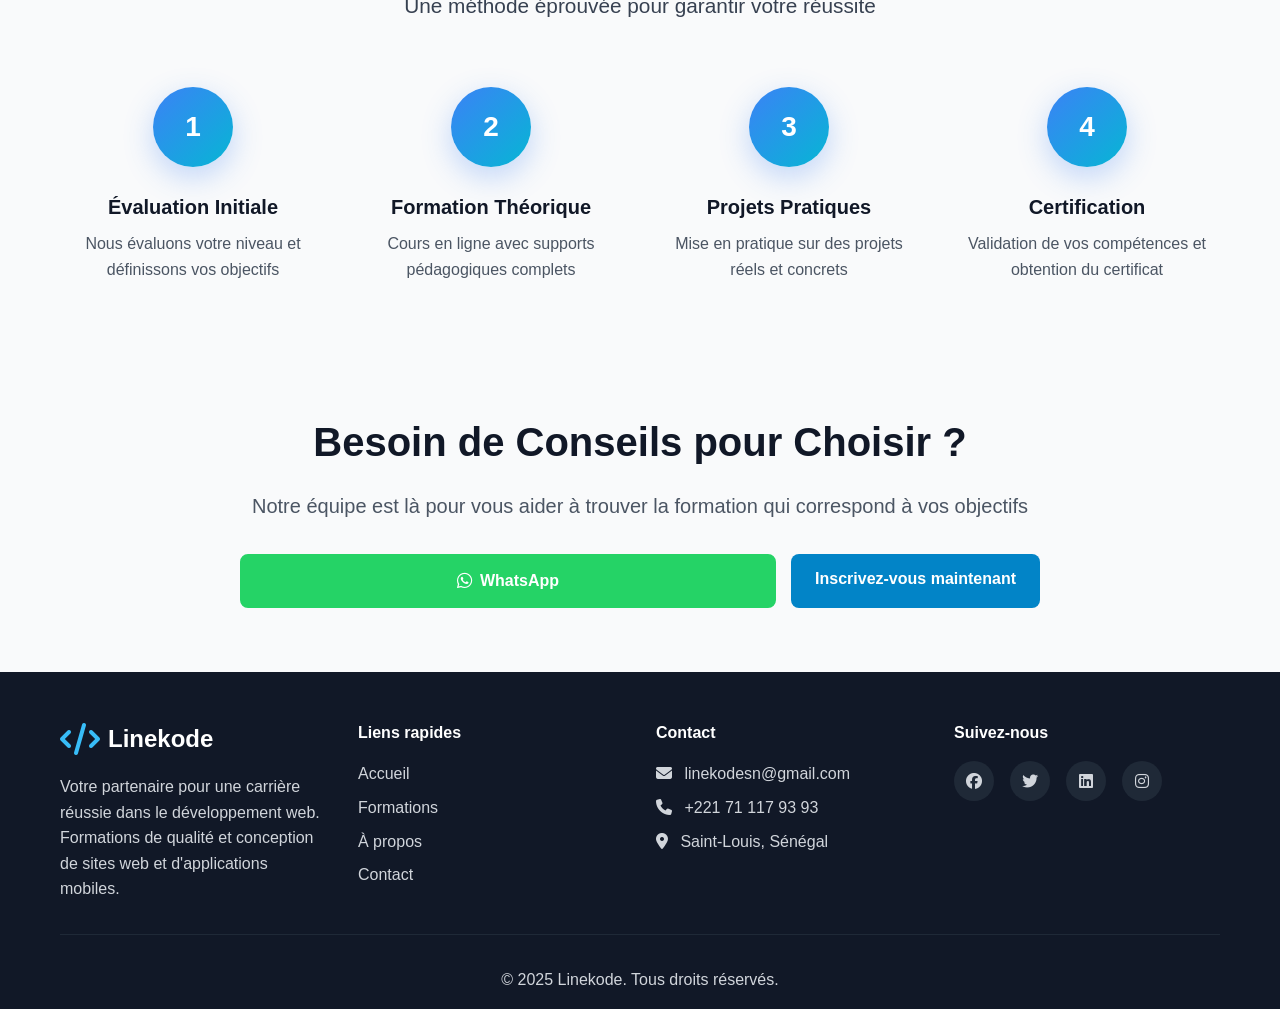
<file: formations.html>
﻿<!DOCTYPE html>
<html lang="fr">
<head>
    <meta charset="UTF-8">
    <meta name="viewport" content="width=device-width, initial-scale=1.0">
    <meta name="author" content="Linekode Sénégal">
    <meta name="keywords" content="formations, développement web, programmation, Sénégal, Saint-Louis, Linekode">
    <meta name="description" content="Découvrez nos formations en développement web - Frontend, Backend, Full Stack et plus encore.">
    <title>Formations - Linekode</title>
    
    <!-- Favicon Linekode -->
    <link rel="icon" type="image/x-icon" href="images/favicon.ico">
    <link rel="shortcut icon" href="images/favicon.ico">
    <link rel="apple-touch-icon" href="images/favicon.ico">
    
    <!-- Open Graph / Facebook -->
    <meta property="og:type" content="website">
    <meta property="og:url" content="https://linekode.com/formations.html">
    <meta property="og:title" content="Formations - Linekode Sénégal">
    <meta property="og:description" content="Découvrez nos formations en développement web. Frontend, Backend, Mobile, UI/UX Design.">
    <meta property="og:image" content="https://linekode.com/images/logo-linekode.png">
    
    <!-- Twitter -->
    <meta property="twitter:card" content="summary_large_image">
    <meta property="twitter:url" content="https://linekode.com/formations.html">
    <meta property="twitter:title" content="Formations - Linekode Sénégal">
    <meta property="twitter:description" content="Découvrez nos formations en développement web. Frontend, Backend, Mobile, UI/UX Design.">
    <meta property="twitter:image" content="https://linekode.com/images/logo-linekode.png">
    
    <!-- Feuilles de style -->
    <link rel="stylesheet" href="css/style.css">
    <link rel="stylesheet" href="css/whatsapp-styles.css">
    <link rel="stylesheet" href="https://cdnjs.cloudflare.com/ajax/libs/font-awesome/6.4.0/css/all.min.css">
</head>
<body>
    <!-- Navigation -->
    <nav class="navbar" id="navbar">
        <div class="container">
            <div class="nav-wrapper">
                <a href="index.html" class="logo">
                    <i class="fas fa-code"></i>
                    <span>Linekode</span>
                </a>
                <ul class="nav-menu" id="navMenu">
                    <li><a href="index.html">Accueil</a></li>
                    <li><a href="formations.html" class="active">Formations</a></li>
                    <li><a href="about.html">À propos</a></li>
                    <li><a href="contact.html">Contact</a></li>
                    <li><a href="inscription.php" class="btn-primary">Inscrivez-vous</a></li>
                </ul>
                <button class="mobile-menu-toggle" id="mobileMenuToggle">
                    <i class="fas fa-bars"></i>
                </button>
            </div>
        </div>
    </nav>

    <!-- Page Header -->
    <section class="page-header">
        <div class="container">
            <span class="page-badge"><i class="fas fa-graduation-cap"></i> Formations professionnelles</span>
            <h1>Nos Formations en Développement Web</h1>
            <p>Des programmes complets et adaptés à tous les niveaux pour transformer votre passion en carrière</p>
        </div>
    </section>

    <!-- Courses Grid -->
    <section class="courses-section">
        <div class="container">
            <div class="courses-grid">
                <!-- Course 1 -->
                <div class="course-card available">
                    <div class="course-badge-available">Disponible maintenant</div>
                    <div class="course-header blue-gradient">
                        <i class="fas fa-palette course-icon"></i>
                        <h3>Développement Web Frontend</h3>
                        <p>Débutant à Intermédiaire</p>
                    </div>
                    <div class="course-body">
                        <p class="course-description">Maîtrisez HTML, CSS, JavaScript, Bootstrap, WordPress et l'IA pour créer des sites web modernes et professionnels.</p>
                        <div class="course-meta">
                            <span><i class="fas fa-clock"></i> 3 mois</span>
                            <span><i class="fas fa-users"></i> 150+</span>
                            <span><i class="fas fa-chart-bar"></i> Débutant</span>
                        </div>
                        <div class="course-skills">
                            <h4>Compétences acquises :</h4>
                            <ul>
                                <li><i class="fas fa-check-circle"></i> HTML</li>
                                <li><i class="fas fa-check-circle"></i> CSS</li>
                                <li><i class="fas fa-check-circle"></i> JavaScript</li>
                                <li><i class="fas fa-check-circle"></i> GitHub</li>
                                <li><i class="fas fa-check-circle"></i> Bootstrap</li>
                                <li><i class="fas fa-check-circle"></i> WordPress</li>
                                <li><i class="fas fa-check-circle"></i> Intelligence Artificielle</li>
                            </ul>
                        </div>
                        <div class="course-footer">
                            <span class="course-price">50 000 FCFA</span>
                            <a href="inscription.php?formation=frontend" class="btn-primary">S'inscrire</a>
                        </div>
                    </div>
                </div>

                <!-- Course 2 - Backend -->
                <div class="course-card available">
                    <div class="course-badge-available">Disponible maintenant</div>
                    <div class="course-header green-gradient">
                        <i class="fas fa-server course-icon"></i>
                        <h3>Développement Web Backend</h3>
                        <p>Débutant à Intermédiaire</p>
                    </div>
                    <div class="course-body">
                        <p class="course-description">Apprenez à créer des applications web dynamiques avec PHP et MySQL pour gérer les bases de données.</p>
                        <div class="course-meta">
                            <span><i class="fas fa-clock"></i> 3 mois</span>
                            <span><i class="fas fa-users"></i> 100+</span>
                            <span><i class="fas fa-chart-bar"></i> Débutant</span>
                        </div>
                        <div class="course-skills">
                            <h4>Compétences acquises :</h4>
                            <ul>
                                <li><i class="fas fa-check-circle"></i> PHP</li>
                                <li><i class="fas fa-check-circle"></i> MySQL</li>
                            </ul>
                        </div>
                        <div class="course-footer">
                            <span class="course-price">50 000 FCFA</span>
                            <a href="inscription.php?formation=backend" class="btn-primary">S'inscrire</a>
                        </div>
                    </div>
                </div>
            </div>
        </div>
    </section>

    <!-- Learning Path -->
    <section class="learning-path-section">
        <div class="container">
            <div class="section-header">
                <h2>Votre Parcours d'Apprentissage</h2>
                <p>Une méthode éprouvée pour garantir votre réussite</p>
            </div>
            <div class="learning-path-grid">
                <div class="path-step">
                    <div class="step-number">1</div>
                    <h3>Évaluation Initiale</h3>
                    <p>Nous évaluons votre niveau et définissons vos objectifs</p>
                </div>
                <div class="path-step">
                    <div class="step-number">2</div>
                    <h3>Formation Théorique</h3>
                    <p>Cours en ligne avec supports pédagogiques complets</p>
                </div>
                <div class="path-step">
                    <div class="step-number">3</div>
                    <h3>Projets Pratiques</h3>
                    <p>Mise en pratique sur des projets réels et concrets</p>
                </div>
                <div class="path-step">
                    <div class="step-number">4</div>
                    <h3>Certification</h3>
                    <p>Validation de vos compétences et obtention du certificat</p>
                </div>
            </div>
        </div>
    </section>

    <!-- CTA Section -->
    <section class="cta-section-alt">
        <div class="container">
            <div class="cta-content">
                <h2>Besoin de Conseils pour Choisir ?</h2>
                <p>Notre équipe est là pour vous aider à trouver la formation qui correspond à vos objectifs</p>
                <div class="cta-buttons">
                    <a href="https://wa.me/221711179393?text=Bonjour%20Linekode!%20Je%20souhaite%20des%20conseils%20pour%20choisir%20ma%20formation." target="_blank" class="btn-whatsapp">
                        <i class="fab fa-whatsapp"></i>
                        WhatsApp
                    </a>
                    <a href="inscription.php" class="btn-primary">Inscrivez-vous maintenant</a>
                </div>
            </div>
        </div>
    </section>

    <!-- Footer -->
    <footer class="footer">
        <div class="container">
            <div class="footer-grid">
                <div class="footer-col">
                    <div class="footer-logo">
                        <i class="fas fa-code"></i>
                        <span>Linekode</span>
                    </div>
                    <p>Votre partenaire pour une carrière réussie dans le développement web. Formations de qualité et conception de sites web et d'applications mobiles.</p>
                </div>
                <div class="footer-col">
                    <h4>Liens rapides</h4>
                    <ul>
                        <li><a href="index.html">Accueil</a></li>
                        <li><a href="formations.html">Formations</a></li>
                        <li><a href="about.html">À propos</a></li>
                        <li><a href="contact.html">Contact</a></li>
                    </ul>
                </div>
                <div class="footer-col">
                    <h4>Contact</h4>
                    <ul>
                        <li><i class="fas fa-envelope"></i> linekodesn@gmail.com</li>
                        <li><i class="fas fa-phone"></i> +221 71 117 93 93</li>
                        <li><i class="fas fa-map-marker-alt"></i> Saint-Louis, Sénégal</li>
                    </ul>
                </div>
                <div class="footer-col">
                    <h4>Suivez-nous</h4>
                    <div class="social-links">
                        <a href="#"><i class="fab fa-facebook"></i></a>
                        <a href="#"><i class="fab fa-twitter"></i></a>
                        <a href="#"><i class="fab fa-linkedin"></i></a>
                        <a href="#"><i class="fab fa-instagram"></i></a>
                    </div>
                </div>
            </div>
            <div class="footer-bottom">
                <p>&copy; 2025 Linekode. Tous droits réservés.</p>
            </div>
        </div>
    </footer>

    <script src="js/script.js?v=2"></script>
</body>
</html>
</file>
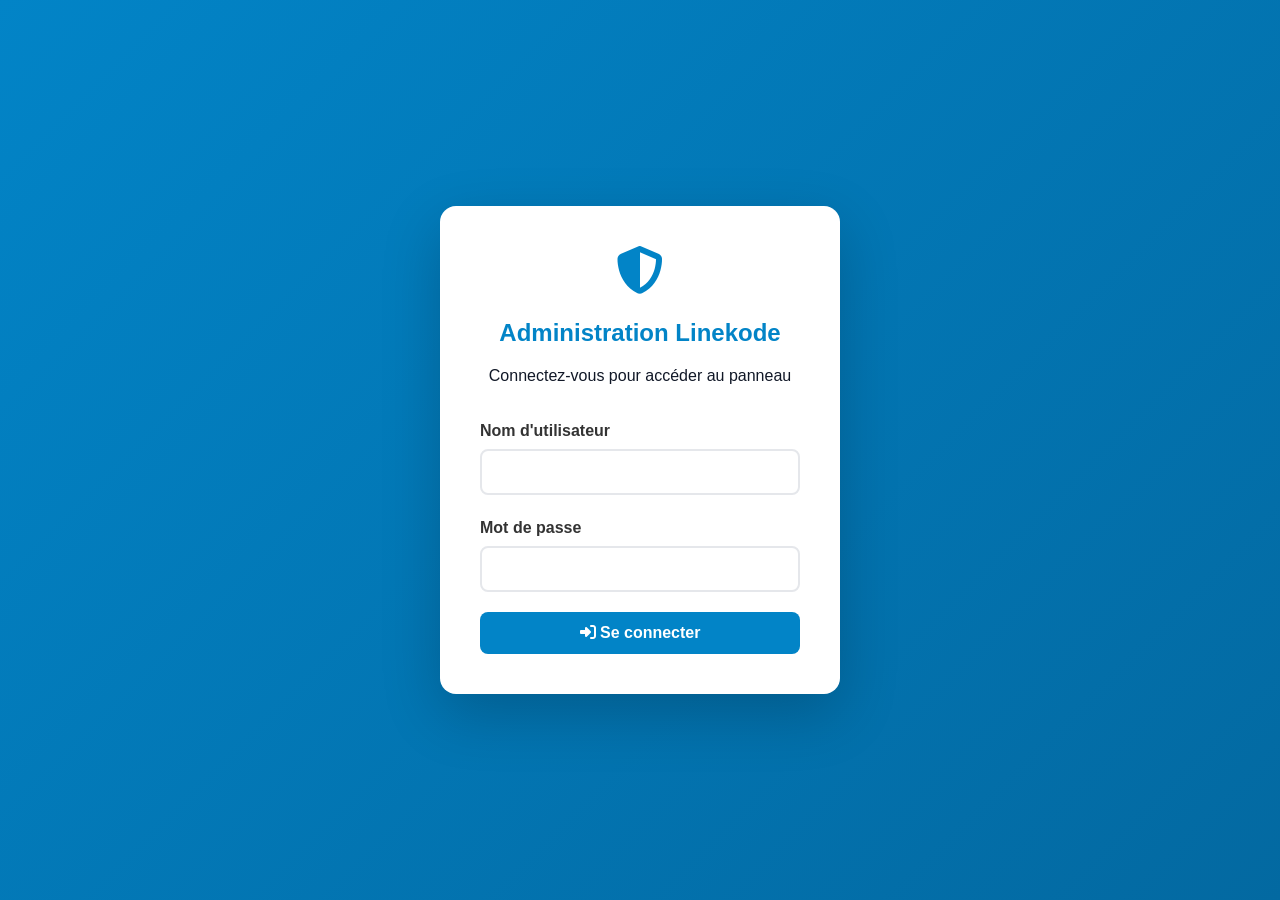
<file: admin/annonces.html>
<!DOCTYPE html>
<html lang="fr">
<head>
    <meta charset="UTF-8">
    <meta name="viewport" content="width=device-width, initial-scale=1.0">
    <title>Annonces - Admin Linekode</title>
    <link rel="stylesheet" href="../css/style.css">
    <link rel="stylesheet" href="css/admin-dynamic.css">
    <link rel="stylesheet" href="https://cdnjs.cloudflare.com/ajax/libs/font-awesome/6.4.0/css/all.min.css">
    <style>
        /* Réutiliser les styles du dashboard */
        .admin-dashboard {
            min-height: 100vh;
            background: #f8fafc;
        }
        .admin-header {
            background: #0284c7;
            color: white;
            padding: 15px 30px;
            display: flex;
            justify-content: space-between;
            align-items: center;
        }
        .admin-logo {
            display: flex;
            align-items: center;
            gap: 10px;
            font-size: 20px;
            font-weight: bold;
        }
        .admin-user {
            display: flex;
            align-items: center;
            gap: 15px;
        }
        .btn-logout {
            background: rgba(255,255,255,0.2);
            color: white;
            border: none;
            padding: 8px 16px;
            border-radius: 6px;
            cursor: pointer;
            transition: background 0.3s;
        }
        .btn-logout:hover {
            background: rgba(255,255,255,0.3);
        }
        .admin-container {
            display: flex;
            min-height: calc(100vh - 70px);
        }
        .admin-sidebar {
            width: 250px;
            background: white;
            border-right: 1px solid #e5e7eb;
            padding: 20px 0;
        }
        .sidebar-menu {
            list-style: none;
            padding: 0;
            margin: 0;
        }
        .sidebar-menu li {
            margin-bottom: 5px;
        }
        .sidebar-menu a {
            display: flex;
            align-items: center;
            gap: 10px;
            padding: 12px 20px;
            color: #6b7280;
            text-decoration: none;
            transition: all 0.3s;
        }
        .sidebar-menu a:hover,
        .sidebar-menu a.active {
            background: #f0f9ff;
            color: #0284c7;
            border-right: 3px solid #0284c7;
        }
        .admin-content {
            flex: 1;
            padding: 30px;
        }
        .content-header {
            display: flex;
            justify-content: space-between;
            align-items: center;
            margin-bottom: 30px;
        }
        .page-title {
            font-size: 28px;
            font-weight: bold;
            color: #1f2937;
        }
        .btn-primary {
            background: #0284c7;
            color: white;
            border: none;
            padding: 12px 24px;
            border-radius: 8px;
            cursor: pointer;
            font-size: 14px;
            font-weight: 600;
            transition: background 0.3s;
        }
        .btn-primary:hover {
            background: #0369a1;
        }
        .content-section {
            background: white;
            border-radius: 12px;
            padding: 25px;
            box-shadow: 0 4px 20px rgba(0,0,0,0.08);
            margin-bottom: 30px;
        }
        .annonces-grid {
            display: grid;
            gap: 20px;
        }
        .annonce-card {
            border: 1px solid #e5e7eb;
            border-radius: 12px;
            padding: 20px;
            transition: all 0.3s;
        }
        .annonce-card:hover {
            box-shadow: 0 8px 30px rgba(0,0,0,0.12);
            transform: translateY(-2px);
        }
        .annonce-header {
            display: flex;
            justify-content: space-between;
            align-items: start;
            margin-bottom: 15px;
        }
        .annonce-title {
            font-size: 18px;
            font-weight: bold;
            color: #1f2937;
            margin-bottom: 5px;
        }
        .annonce-meta {
            display: flex;
            gap: 15px;
            font-size: 12px;
            color: #6b7280;
            margin-bottom: 10px;
        }
        .annonce-content {
            color: #4b5563;
            line-height: 1.6;
            margin-bottom: 15px;
        }
        .annonce-actions {
            display: flex;
            gap: 10px;
        }
        .btn-action {
            padding: 6px 12px;
            border: none;
            border-radius: 6px;
            cursor: pointer;
            font-size: 12px;
            font-weight: 600;
            transition: all 0.3s;
        }
        .btn-edit {
            background: #e0f2fe;
            color: #0284c7;
        }
        .btn-edit:hover {
            background: #0284c7;
            color: white;
        }
        .btn-delete {
            background: #fecaca;
            color: #dc2626;
        }
        .btn-delete:hover {
            background: #dc2626;
            color: white;
        }
        .btn-publish {
            background: #dcfce7;
            color: #16a34a;
        }
        .btn-publish:hover {
            background: #16a34a;
            color: white;
        }
        .badge {
            padding: 4px 12px;
            border-radius: 20px;
            font-size: 11px;
            font-weight: 600;
        }
        .badge-published {
            background: #dcfce7;
            color: #16a34a;
        }
        .badge-draft {
            background: #f3f4f6;
            color: #6b7280;
        }
        .badge-scheduled {
            background: #fef3c7;
            color: #d97706;
        }
        .modal {
            display: none;
            position: fixed;
            top: 0;
            left: 0;
            width: 100%;
            height: 100%;
            background: rgba(0,0,0,0.5);
            z-index: 1000;
        }
        .modal-content {
            background: white;
            border-radius: 12px;
            padding: 30px;
            max-width: 600px;
            margin: 50px auto;
            position: relative;
            max-height: 80vh;
            overflow-y: auto;
        }
        .modal-close {
            position: absolute;
            top: 15px;
            right: 15px;
            background: none;
            border: none;
            font-size: 24px;
            cursor: pointer;
            color: #6b7280;
        }
        .form-group {
            margin-bottom: 20px;
        }
        .form-group label {
            display: block;
            margin-bottom: 8px;
            font-weight: 600;
            color: #374151;
        }
        .form-group input,
        .form-group textarea,
        .form-group select {
            width: 100%;
            padding: 12px;
            border: 2px solid #e5e7eb;
            border-radius: 8px;
            font-size: 14px;
        }
        .form-group textarea {
            min-height: 150px;
            resize: vertical;
        }
        .form-group input:focus,
        .form-group textarea:focus,
        .form-group select:focus {
            outline: none;
            border-color: #0284c7;
        }
        .form-actions {
            display: flex;
            gap: 15px;
            justify-content: flex-end;
            margin-top: 25px;
        }
        .btn-secondary {
            background: #f3f4f6;
            color: #6b7280;
            border: none;
            padding: 12px 24px;
            border-radius: 8px;
            cursor: pointer;
            font-size: 14px;
            font-weight: 600;
        }
        .btn-secondary:hover {
            background: #e5e7eb;
        }
    </style>
</head>
<body>
    <div class="admin-dashboard">
        <!-- Header -->
        <header class="admin-header">
            <div class="admin-logo">
                <i class="fas fa-code"></i>
                <span>Linekode Admin</span>
            </div>
            <div class="admin-user">
                <span><i class="fas fa-user"></i> Administrateur</span>
                <button class="btn-logout" onclick="logout()">
                    <i class="fas fa-sign-out-alt"></i> Déconnexion
                </button>
            </div>
        </header>

        <div class="admin-container">
            <!-- Sidebar -->
            <aside class="admin-sidebar">
                <ul class="sidebar-menu">
                    <li><a href="dashboard.html"><i class="fas fa-tachometer-alt"></i> Dashboard</a></li>
                    <li><a href="inscriptions.html"><i class="fas fa-user-plus"></i> Inscriptions</a></li>
                    <li><a href="annonces.html" class="active"><i class="fas fa-bullhorn"></i> Annonces</a></li>
                    <li><a href="messages.html"><i class="fas fa-envelope"></i> Messages</a></li>
                    <li><a href="statistiques.html"><i class="fas fa-chart-bar"></i> Statistiques</a></li>
                </ul>
            </aside>

            <!-- Main Content -->
            <main class="admin-content">
                <div class="content-header">
                    <h1 class="page-title">Gestion des Annonces</h1>
                    <button class="btn-primary" onclick="openAnnonceModal()">
                        <i class="fas fa-plus"></i> Nouvelle annonce
                    </button>
                </div>

                <!-- Annonces List -->
                <div class="content-section">
                    <div class="annonces-grid" id="annoncesGrid">
                        <div class="annonce-card">
                            <div class="annonce-header">
                                <div>
                                    <div class="annonce-title">Nouvelle session de formation React</div>
                                    <div class="annonce-meta">
                                        <span><i class="fas fa-calendar"></i> 19/02/2026</span>
                                        <span><i class="fas fa-user"></i> Admin</span>
                                    </div>
                                </div>
                                <span class="badge badge-published">Publié</span>
                            </div>
                            <div class="annonce-content">
                                Nous sommes ravis d'annoncer l'ouverture d'une nouvelle session de formation React Avancé. Cette formation intensive de 8 semaines vous permettra de maîtriser les concepts avancés de React...
                            </div>
                            <div class="annonce-actions">
                                <button class="btn-action btn-edit" onclick="editAnnonce(1)">
                                    <i class="fas fa-edit"></i> Modifier
                                </button>
                                <button class="btn-action btn-delete" onclick="deleteAnnonce(1)">
                                    <i class="fas fa-trash"></i> Supprimer
                                </button>
                            </div>
                        </div>

                        <div class="annonce-card">
                            <div class="annonce-header">
                                <div>
                                    <div class="annonce-title">Workshop gratuit : Introduction à JavaScript</div>
                                    <div class="annonce-meta">
                                        <span><i class="fas fa-calendar"></i> 18/02/2026</span>
                                        <span><i class="fas fa-user"></i> Admin</span>
                                    </div>
                                </div>
                                <span class="badge badge-scheduled">Programmé</span>
                            </div>
                            <div class="annonce-content">
                                Rejoignez-nous pour un workshop gratuit d'introduction à JavaScript. Idéal pour les débutants qui souhaitent découvrir les bases de la programmation web...
                            </div>
                            <div class="annonce-actions">
                                <button class="btn-action btn-edit" onclick="editAnnonce(2)">
                                    <i class="fas fa-edit"></i> Modifier
                                </button>
                                <button class="btn-action btn-publish" onclick="publishAnnonce(2)">
                                    <i class="fas fa-paper-plane"></i> Publier
                                </button>
                                <button class="btn-action btn-delete" onclick="deleteAnnonce(2)">
                                    <i class="fas fa-trash"></i> Supprimer
                                </button>
                            </div>
                        </div>

                        <div class="annonce-card">
                            <div class="annonce-header">
                                <div>
                                    <div class="annonce-title">Offre spéciale : 20% de réduction</div>
                                    <div class="annonce-meta">
                                        <span><i class="fas fa-calendar"></i> 17/02/2026</span>
                                        <span><i class="fas fa-user"></i> Admin</span>
                                    </div>
                                </div>
                                <span class="badge badge-draft">Brouillon</span>
                            </div>
                            <div class="annonce-content">
                                Profitez de notre offre spéciale avec 20% de réduction sur toutes nos formations pour le mois de mars. Une occasion unique de vous former à moindre coût...
                            </div>
                            <div class="annonce-actions">
                                <button class="btn-action btn-edit" onclick="editAnnonce(3)">
                                    <i class="fas fa-edit"></i> Modifier
                                </button>
                                <button class="btn-action btn-publish" onclick="publishAnnonce(3)">
                                    <i class="fas fa-paper-plane"></i> Publier
                                </button>
                                <button class="btn-action btn-delete" onclick="deleteAnnonce(3)">
                                    <i class="fas fa-trash"></i> Supprimer
                                </button>
                            </div>
                        </div>
                    </div>
                </div>
            </main>
        </div>
    </div>

    <!-- Annonce Modal -->
    <div id="annonceModal" class="modal">
        <div class="modal-content">
            <button class="modal-close" onclick="closeAnnonceModal()">&times;</button>
            <h2 id="modalTitle">Nouvelle annonce</h2>
            <form id="annonceForm" onsubmit="saveAnnonce(event)">
                <div class="form-group">
                    <label for="annonceTitle">Titre de l'annonce</label>
                    <input type="text" id="annonceTitle" name="title" required>
                </div>
                <div class="form-group">
                    <label for="annonceContent">Contenu de l'annonce</label>
                    <textarea id="annonceContent" name="content" required></textarea>
                </div>
                <div class="form-group">
                    <label for="annonceStatus">Statut</label>
                    <select id="annonceStatus" name="status">
                        <option value="draft">Brouillon</option>
                        <option value="published">Publié</option>
                        <option value="scheduled">Programmé</option>
                    </select>
                </div>
                <div class="form-group">
                    <label for="annonceDate">Date de publication</label>
                    <input type="date" id="annonceDate" name="date">
                </div>
                <div class="form-actions">
                    <button type="button" class="btn-secondary" onclick="closeAnnonceModal()">Annuler</button>
                    <button type="submit" class="btn-primary">Enregistrer</button>
                </div>
            </form>
        </div>
    </div>

    <script>
        // Vérifier si l'utilisateur est connecté
        if (!localStorage.getItem('adminLoggedIn')) {
            window.location.href = 'login.html';
        }

        function logout() {
            localStorage.removeItem('adminLoggedIn');
            window.location.href = 'login.html';
        }

        let currentEditId = null;

        function openAnnonceModal() {
            currentEditId = null;
            document.getElementById('modalTitle').textContent = 'Nouvelle annonce';
            document.getElementById('annonceForm').reset();
            document.getElementById('annonceDate').value = new Date().toISOString().split('T')[0];
            document.getElementById('annonceModal').style.display = 'block';
        }

        function closeAnnonceModal() {
            document.getElementById('annonceModal').style.display = 'none';
            currentEditId = null;
        }

        function editAnnonce(id) {
            currentEditId = id;
            document.getElementById('modalTitle').textContent = 'Modifier l\'annonce';
            
            // Simuler le chargement des données de l'annonce
            const annonceData = {
                1: {
                    title: 'Nouvelle session de formation React',
                    content: 'Nous sommes ravis d\'annoncer l\'ouverture d\'une nouvelle session de formation React Avancé...',
                    status: 'published',
                    date: '2026-02-19'
                },
                2: {
                    title: 'Workshop gratuit : Introduction à JavaScript',
                    content: 'Rejoignez-nous pour un workshop gratuit d\'introduction à JavaScript...',
                    status: 'scheduled',
                    date: '2026-02-18'
                }
            };

            const data = annonceData[id] || {
                title: '',
                content: '',
                status: 'draft',
                date: new Date().toISOString().split('T')[0]
            };

            document.getElementById('annonceTitle').value = data.title;
            document.getElementById('annonceContent').value = data.content;
            document.getElementById('annonceStatus').value = data.status;
            document.getElementById('annonceDate').value = data.date;
            
            document.getElementById('annonceModal').style.display = 'block';
        }

        function saveAnnonce(event) {
            event.preventDefault();
            
            const formData = new FormData(event.target);
            const annonce = {
                title: formData.get('title'),
                content: formData.get('content'),
                status: formData.get('status'),
                date: formData.get('date')
            };

            if (currentEditId) {
                alert(`Annonce "${annonce.title}" modifiée avec succès!`);
            } else {
                alert(`Annonce "${annonce.title}" créée avec succès!`);
            }

            closeAnnonceModal();
            // Ici vous pourriez recharger la liste des annonces
        }

        function publishAnnonce(id) {
            if (confirm('Publier cette annonce maintenant?')) {
                alert('Annonce publiée avec succès!');
                // Ici vous pourriez mettre à jour le statut dans la base de données
            }
        }

        function deleteAnnonce(id) {
            if (confirm('Supprimer cette annonce?')) {
                alert('Annonce supprimée avec succès!');
                // Ici vous pourriez supprimer l'annonce de la base de données
            }
        }

        // Fermer le modal en cliquant à l'extérieur
        window.onclick = function(event) {
            const modal = document.getElementById('annonceModal');
            if (event.target === modal) {
                closeAnnonceModal();
            }
        }
    </script>
<script src='js/admin-core.js'></script>
<script src='js/annonces-dynamic.js'></script>
<script src='js/main.js'></script>
</script>
</body>
</html>
</file>
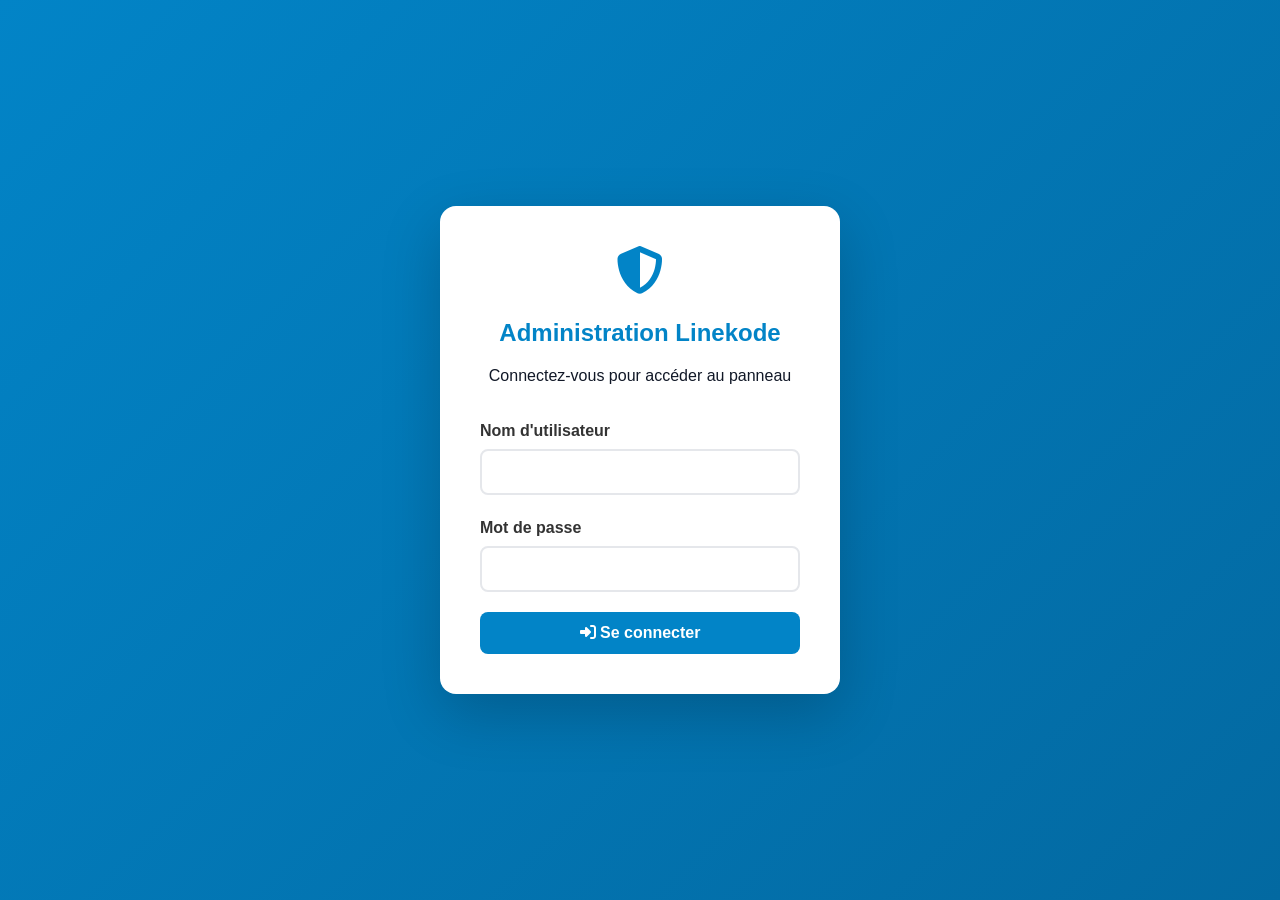
<file: admin/dashboard.html>
<!DOCTYPE html>
<html lang="fr">
<head>
    <meta charset="UTF-8">
    <meta name="viewport" content="width=device-width, initial-scale=1.0">
    <title>Dashboard Admin - Linekode</title>
    <link rel="stylesheet" href="../css/style.css">
    <link rel="stylesheet" href="css/admin-dynamic.css">
    <link rel="stylesheet" href="https://cdnjs.cloudflare.com/ajax/libs/font-awesome/6.4.0/css/all.min.css">
    <style>
        .admin-dashboard {
            min-height: 100vh;
            background: #f8fafc;
        }
        .admin-header {
            background: #0284c7;
            color: white;
            padding: 15px 30px;
            display: flex;
            justify-content: space-between;
            align-items: center;
        }
        .admin-logo {
            display: flex;
            align-items: center;
            gap: 10px;
            font-size: 20px;
            font-weight: bold;
        }
        .admin-user {
            display: flex;
            align-items: center;
            gap: 15px;
        }
        .btn-logout {
            background: rgba(255,255,255,0.2);
            color: white;
            border: none;
            padding: 8px 16px;
            border-radius: 6px;
            cursor: pointer;
            transition: background 0.3s;
        }
        .btn-logout:hover {
            background: rgba(255,255,255,0.3);
        }
        .admin-container {
            display: flex;
            min-height: calc(100vh - 70px);
        }
        .admin-sidebar {
            width: 250px;
            background: white;
            border-right: 1px solid #e5e7eb;
            padding: 20px 0;
        }
        .sidebar-menu {
            list-style: none;
            padding: 0;
            margin: 0;
        }
        .sidebar-menu li {
            margin-bottom: 5px;
        }
        .sidebar-menu a {
            display: flex;
            align-items: center;
            gap: 10px;
            padding: 12px 20px;
            color: #6b7280;
            text-decoration: none;
            transition: all 0.3s;
        }
        .sidebar-menu a:hover,
        .sidebar-menu a.active {
            background: #f0f9ff;
            color: #0284c7;
            border-right: 3px solid #0284c7;
        }
        .admin-content {
            flex: 1;
            padding: 30px;
        }
        .stats-grid {
            display: grid;
            grid-template-columns: repeat(auto-fit, minmax(250px, 1fr));
            gap: 20px;
            margin-bottom: 30px;
        }
        .stat-card {
            background: white;
            padding: 25px;
            border-radius: 12px;
            box-shadow: 0 4px 20px rgba(0,0,0,0.08);
            border-left: 4px solid #0284c7;
        }
        .stat-card h3 {
            color: #6b7280;
            font-size: 14px;
            margin-bottom: 10px;
            text-transform: uppercase;
            letter-spacing: 0.5px;
        }
        .stat-number {
            font-size: 32px;
            font-weight: bold;
            color: #1f2937;
            margin-bottom: 5px;
        }
        .stat-change {
            font-size: 12px;
            color: #10b981;
        }
        .content-section {
            background: white;
            border-radius: 12px;
            padding: 25px;
            box-shadow: 0 4px 20px rgba(0,0,0,0.08);
        }
        .section-header {
            display: flex;
            justify-content: space-between;
            align-items: center;
            margin-bottom: 20px;
        }
        .section-title {
            font-size: 20px;
            font-weight: bold;
            color: #1f2937;
        }
        .btn-primary {
            background: #0284c7;
            color: white;
            border: none;
            padding: 10px 20px;
            border-radius: 8px;
            cursor: pointer;
            font-size: 14px;
            font-weight: 600;
            transition: background 0.3s;
        }
        .btn-primary:hover {
            background: #0369a1;
        }
        .table {
            width: 100%;
            border-collapse: collapse;
        }
        .table th {
            background: #f8fafc;
            padding: 12px;
            text-align: left;
            font-weight: 600;
            color: #6b7280;
            border-bottom: 2px solid #e5e7eb;
        }
        .table td {
            padding: 12px;
            border-bottom: 1px solid #f3f4f6;
        }
        .badge {
            padding: 4px 12px;
            border-radius: 20px;
            font-size: 12px;
            font-weight: 600;
        }
        .badge-new {
            background: #dcfce7;
            color: #16a34a;
        }
        .badge-pending {
            background: #fef3c7;
            color: #d97706;
        }
        .badge-confirmed {
            background: #dbeafe;
            color: #2563eb;
        }
    </style>
</head>
<body>
    <div class="admin-dashboard">
        <!-- Header -->
        <header class="admin-header">
            <div class="admin-logo">
                <i class="fas fa-code"></i>
                <span>Linekode Admin</span>
            </div>
            <div class="admin-user">
                <span><i class="fas fa-user"></i> Administrateur</span>
                <button class="btn-logout" onclick="logout()">
                    <i class="fas fa-sign-out-alt"></i> Déconnexion
                </button>
            </div>
        </header>

        <div class="admin-container">
            <!-- Sidebar -->
            <aside class="admin-sidebar">
                <ul class="sidebar-menu">
                    <li><a href="dashboard.html" class="active"><i class="fas fa-tachometer-alt"></i> Dashboard</a></li>
                    <li><a href="inscriptions.html"><i class="fas fa-user-plus"></i> Inscriptions</a></li>
                    <li><a href="annonces.html"><i class="fas fa-bullhorn"></i> Annonces</a></li>
                    <li><a href="messages.html"><i class="fas fa-envelope"></i> Messages</a></li>
                    <li><a href="statistiques.html"><i class="fas fa-chart-bar"></i> Statistiques</a></li>
                </ul>
            </aside>

            <!-- Main Content -->
            <main class="admin-content">
                <!-- Stats Cards -->
                <div class="stats-grid">
                    <div class="stat-card">
                        <h3>Total Inscriptions</h3>
                        <div class="stat-number">24</div>
                        <div class="stat-change">+12% ce mois</div>
                    </div>
                    <div class="stat-card">
                        <h3>Inscriptions en attente</h3>
                        <div class="stat-number">8</div>
                        <div class="stat-change">À traiter</div>
                    </div>
                    <div class="stat-card">
                        <h3>Annonces publiées</h3>
                        <div class="stat-number">15</div>
                        <div class="stat-change">+3 cette semaine</div>
                    </div>
                    <div class="stat-card">
                        <h3>Messages non lus</h3>
                        <div class="stat-number">5</div>
                        <div class="stat-change">Nouveaux</div>
                    </div>
                </div>

                <!-- Recent Inscriptions -->
                <div class="content-section">
                    <div class="section-header">
                        <h2 class="section-title">Inscriptions Récentes</h2>
                        <a href="inscriptions.html" class="btn-primary">Voir tout</a>
                    </div>
                    <table class="table">
                        <thead>
                            <tr>
                                <th>Nom</th>
                                <th>Formation</th>
                                <th>Date</th>
                                <th>Statut</th>
                                <th>Actions</th>
                            </tr>
                        </thead>
                        <tbody>
                            <tr>
                                <td>Mamadou Ba</td>
                                <td>Développement Web</td>
                                <td>19/02/2026</td>
                                <td><span class="badge badge-new">Nouveau</span></td>
                                <td>
                                    <button class="btn-primary" style="padding: 6px 12px; font-size: 12px;">
                                        <i class="fas fa-eye"></i> Voir
                                    </button>
                                </td>
                            </tr>
                            <tr>
                                <td>Awa Sène</td>
                                <td>React Avancé</td>
                                <td>18/02/2026</td>
                                <td><span class="badge badge-pending">En attente</span></td>
                                <td>
                                    <button class="btn-primary" style="padding: 6px 12px; font-size: 12px;">
                                        <i class="fas fa-eye"></i> Voir
                                    </button>
                                </td>
                            </tr>
                            <tr>
                                <td>Ibrahim Fall</td>
                                <td>UI/UX Design</td>
                                <td>17/02/2026</td>
                                <td><span class="badge badge-confirmed">Confirmé</span></td>
                                <td>
                                    <button class="btn-primary" style="padding: 6px 12px; font-size: 12px;">
                                        <i class="fas fa-eye"></i> Voir
                                    </button>
                                </td>
                            </tr>
                        </tbody>
                    </table>
                </div>
            </main>
        </div>
    </div>

    <script>
        // Vérifier si l'utilisateur est connecté
        if (!localStorage.getItem('adminLoggedIn')) {
            window.location.href = 'login.html';
        }

        function logout() {
            localStorage.removeItem('adminLoggedIn');
            window.location.href = 'login.html';
        }

        // Simuler des données dynamiques
        document.addEventListener('DOMContentLoaded', function() {
            // Ici vous pourriez charger des vraies données depuis une API
            console.log('Dashboard chargé');
        });
    </script>
<script src='js/admin-core.js'></script>
<script src='js/dashboard-dynamic.js'></script>
<script src='js/main.js'></script>
</script>
</body>
</html>
</file>
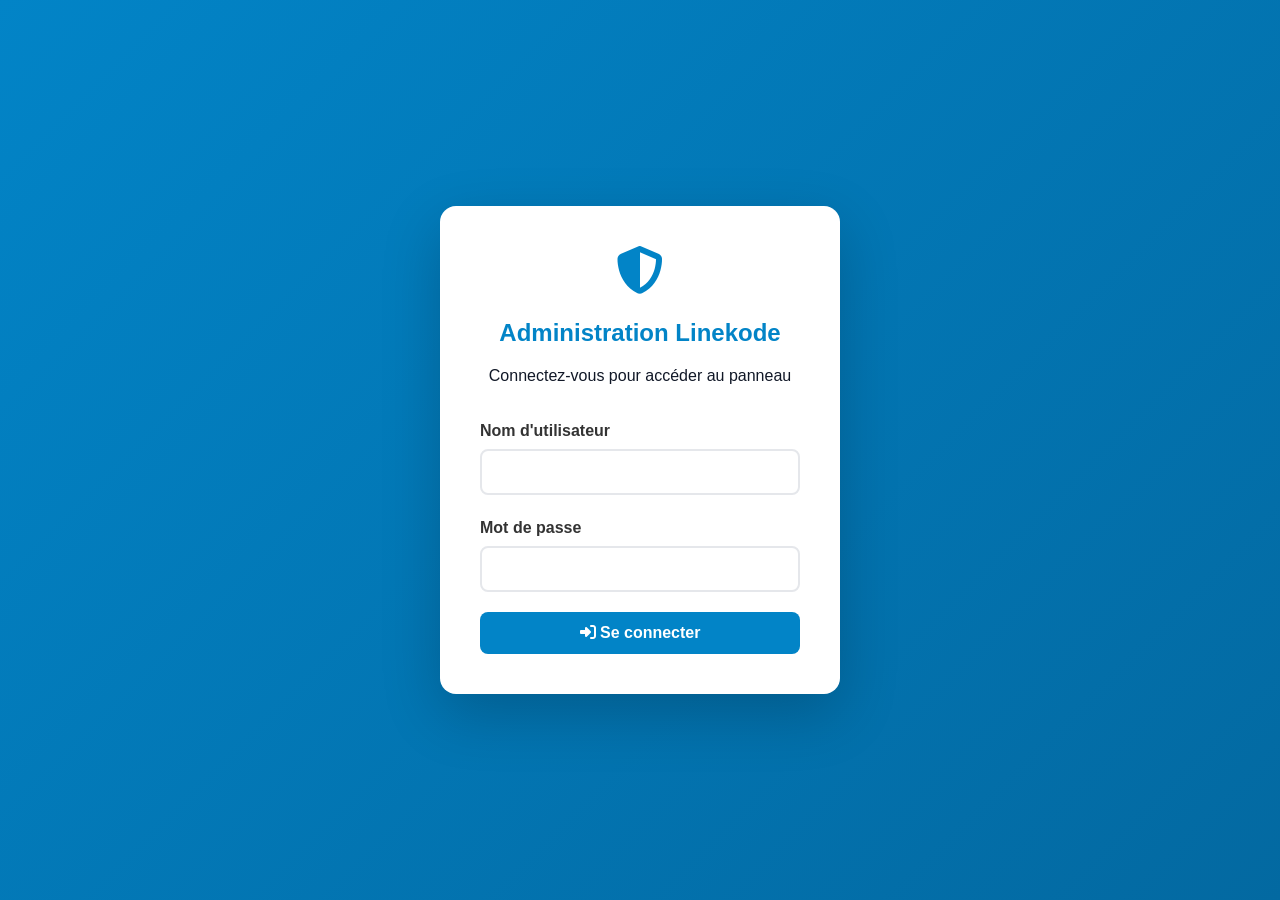
<file: admin/inscriptions.html>
<!DOCTYPE html>
<html lang="fr">
<head>
    <meta charset="UTF-8">
    <meta name="viewport" content="width=device-width, initial-scale=1.0">
    <title>Inscriptions - Admin Linekode</title>
    <link rel="stylesheet" href="../css/style.css">
    <link rel="stylesheet" href="css/admin-dynamic.css">
    <link rel="stylesheet" href="https://cdnjs.cloudflare.com/ajax/libs/font-awesome/6.4.0/css/all.min.css">
    <style>
        /* Réutiliser les styles du dashboard */
        .admin-dashboard {
            min-height: 100vh;
            background: #f8fafc;
        }
        .admin-header {
            background: #0284c7;
            color: white;
            padding: 15px 30px;
            display: flex;
            justify-content: space-between;
            align-items: center;
        }
        .admin-logo {
            display: flex;
            align-items: center;
            gap: 10px;
            font-size: 20px;
            font-weight: bold;
        }
        .admin-user {
            display: flex;
            align-items: center;
            gap: 15px;
        }
        .btn-logout {
            background: rgba(255,255,255,0.2);
            color: white;
            border: none;
            padding: 8px 16px;
            border-radius: 6px;
            cursor: pointer;
            transition: background 0.3s;
        }
        .btn-logout:hover {
            background: rgba(255,255,255,0.3);
        }
        .admin-container {
            display: flex;
            min-height: calc(100vh - 70px);
        }
        .admin-sidebar {
            width: 250px;
            background: white;
            border-right: 1px solid #e5e7eb;
            padding: 20px 0;
        }
        .sidebar-menu {
            list-style: none;
            padding: 0;
            margin: 0;
        }
        .sidebar-menu li {
            margin-bottom: 5px;
        }
        .sidebar-menu a {
            display: flex;
            align-items: center;
            gap: 10px;
            padding: 12px 20px;
            color: #6b7280;
            text-decoration: none;
            transition: all 0.3s;
        }
        .sidebar-menu a:hover,
        .sidebar-menu a.active {
            background: #f0f9ff;
            color: #0284c7;
            border-right: 3px solid #0284c7;
        }
        .admin-content {
            flex: 1;
            padding: 30px;
        }
        .content-header {
            display: flex;
            justify-content: space-between;
            align-items: center;
            margin-bottom: 30px;
        }
        .page-title {
            font-size: 28px;
            font-weight: bold;
            color: #1f2937;
        }
        .filters {
            display: flex;
            gap: 15px;
            margin-bottom: 20px;
        }
        .filter-select {
            padding: 10px 15px;
            border: 2px solid #e5e7eb;
            border-radius: 8px;
            background: white;
        }
        .search-box {
            position: relative;
            flex: 1;
            max-width: 300px;
        }
        .search-box input {
            width: 100%;
            padding: 10px 15px 10px 40px;
            border: 2px solid #e5e7eb;
            border-radius: 8px;
        }
        .search-box i {
            position: absolute;
            left: 15px;
            top: 50%;
            transform: translateY(-50%);
            color: #6b7280;
        }
        .content-section {
            background: white;
            border-radius: 12px;
            padding: 25px;
            box-shadow: 0 4px 20px rgba(0,0,0,0.08);
        }
        .table {
            width: 100%;
            border-collapse: collapse;
        }
        .table th {
            background: #f8fafc;
            padding: 12px;
            text-align: left;
            font-weight: 600;
            color: #6b7280;
            border-bottom: 2px solid #e5e7eb;
        }
        .table td {
            padding: 12px;
            border-bottom: 1px solid #f3f4f6;
        }
        .badge {
            padding: 4px 12px;
            border-radius: 20px;
            font-size: 12px;
            font-weight: 600;
        }
        .badge-new {
            background: #dcfce7;
            color: #16a34a;
        }
        .badge-pending {
            background: #fef3c7;
            color: #d97706;
        }
        .badge-confirmed {
            background: #dbeafe;
            color: #2563eb;
        }
        .badge-cancelled {
            background: #fecaca;
            color: #dc2626;
        }
        .actions {
            display: flex;
            gap: 8px;
        }
        .btn-action {
            padding: 6px 10px;
            border: none;
            border-radius: 6px;
            cursor: pointer;
            font-size: 12px;
            transition: all 0.3s;
        }
        .btn-view {
            background: #e0f2fe;
            color: #0284c7;
        }
        .btn-view:hover {
            background: #0284c7;
            color: white;
        }
        .btn-confirm {
            background: #dcfce7;
            color: #16a34a;
        }
        .btn-confirm:hover {
            background: #16a34a;
            color: white;
        }
        .btn-delete {
            background: #fecaca;
            color: #dc2626;
        }
        .btn-delete:hover {
            background: #dc2626;
            color: white;
        }
        .modal {
            display: none;
            position: fixed;
            top: 0;
            left: 0;
            width: 100%;
            height: 100%;
            background: rgba(0,0,0,0.5);
            z-index: 1000;
        }
        .modal-content {
            background: white;
            border-radius: 12px;
            padding: 30px;
            max-width: 500px;
            margin: 50px auto;
            position: relative;
        }
        .modal-close {
            position: absolute;
            top: 15px;
            right: 15px;
            background: none;
            border: none;
            font-size: 24px;
            cursor: pointer;
            color: #6b7280;
        }
        .student-info {
            display: grid;
            gap: 15px;
        }
        .info-row {
            display: flex;
            justify-content: space-between;
            padding: 10px 0;
            border-bottom: 1px solid #f3f4f6;
        }
        .info-label {
            font-weight: 600;
            color: #6b7280;
        }
        .info-value {
            color: #1f2937;
        }
    </style>
</head>
<body>
    <div class="admin-dashboard">
        <!-- Header -->
        <header class="admin-header">
            <div class="admin-logo">
                <i class="fas fa-code"></i>
                <span>Linekode Admin</span>
            </div>
            <div class="admin-user">
                <span><i class="fas fa-user"></i> Administrateur</span>
                <button class="btn-logout" onclick="logout()">
                    <i class="fas fa-sign-out-alt"></i> Déconnexion
                </button>
            </div>
        </header>

        <div class="admin-container">
            <!-- Sidebar -->
            <aside class="admin-sidebar">
                <ul class="sidebar-menu">
                    <li><a href="dashboard.html"><i class="fas fa-tachometer-alt"></i> Dashboard</a></li>
                    <li><a href="inscriptions.html" class="active"><i class="fas fa-user-plus"></i> Inscriptions</a></li>
                    <li><a href="annonces.html"><i class="fas fa-bullhorn"></i> Annonces</a></li>
                    <li><a href="messages.html"><i class="fas fa-envelope"></i> Messages</a></li>
                    <li><a href="statistiques.html"><i class="fas fa-chart-bar"></i> Statistiques</a></li>
                </ul>
            </aside>

            <!-- Main Content -->
            <main class="admin-content">
                <div class="content-header">
                    <h1 class="page-title">Gestion des Inscriptions</h1>
                </div>

                <!-- Filters -->
                <div class="filters">
                    <div class="search-box">
                        <i class="fas fa-search"></i>
                        <input type="text" placeholder="Rechercher un étudiant..." id="searchInput">
                    </div>
                    <select class="filter-select" id="statusFilter">
                        <option value="">Tous les statuts</option>
                        <option value="new">Nouveaux</option>
                        <option value="pending">En attente</option>
                        <option value="confirmed">Confirmés</option>
                        <option value="cancelled">Annulés</option>
                    </select>
                    <select class="filter-select" id="formationFilter">
                        <option value="">Toutes les formations</option>
                        <option value="web">Développement Web</option>
                        <option value="react">React Avancé</option>
                        <option value="design">UI/UX Design</option>
                    </select>
                </div>

                <!-- Inscriptions Table -->
                <div class="content-section">
                    <table class="table" id="inscriptionsTable">
                        <thead>
                            <tr>
                                <th>Nom</th>
                                <th>Email</th>
                                <th>Téléphone</th>
                                <th>Formation</th>
                                <th>Date</th>
                                <th>Statut</th>
                                <th>Actions</th>
                            </tr>
                        </thead>
                        <tbody>
                            <tr>
                                <td>Mamadou Ba</td>
                                <td>mamadou.ba@email.com</td>
                                <td>77 123 45 67</td>
                                <td>Développement Web</td>
                                <td>19/02/2026</td>
                                <td><span class="badge badge-new">Nouveau</span></td>
                                <td>
                                    <div class="actions">
                                        <button class="btn-action btn-view" onclick="viewStudent('Mamadou Ba')">
                                            <i class="fas fa-eye"></i>
                                        </button>
                                        <button class="btn-action btn-confirm" onclick="confirmInscription('Mamadou Ba')">
                                            <i class="fas fa-check"></i>
                                        </button>
                                        <button class="btn-action btn-delete" onclick="deleteInscription('Mamadou Ba')">
                                            <i class="fas fa-trash"></i>
                                        </button>
                                    </div>
                                </td>
                            </tr>
                            <tr>
                                <td>Awa Sène</td>
                                <td>awa.sene@email.com</td>
                                <td>77 234 56 78</td>
                                <td>React Avancé</td>
                                <td>18/02/2026</td>
                                <td><span class="badge badge-pending">En attente</span></td>
                                <td>
                                    <div class="actions">
                                        <button class="btn-action btn-view" onclick="viewStudent('Awa Sène')">
                                            <i class="fas fa-eye"></i>
                                        </button>
                                        <button class="btn-action btn-confirm" onclick="confirmInscription('Awa Sène')">
                                            <i class="fas fa-check"></i>
                                        </button>
                                        <button class="btn-action btn-delete" onclick="deleteInscription('Awa Sène')">
                                            <i class="fas fa-trash"></i>
                                        </button>
                                    </div>
                                </td>
                            </tr>
                            <tr>
                                <td>Ibrahim Fall</td>
                                <td>ibrahim.fall@email.com</td>
                                <td>77 345 67 89</td>
                                <td>UI/UX Design</td>
                                <td>17/02/2026</td>
                                <td><span class="badge badge-confirmed">Confirmé</span></td>
                                <td>
                                    <div class="actions">
                                        <button class="btn-action btn-view" onclick="viewStudent('Ibrahim Fall')">
                                            <i class="fas fa-eye"></i>
                                        </button>
                                        <button class="btn-action btn-delete" onclick="deleteInscription('Ibrahim Fall')">
                                            <i class="fas fa-trash"></i>
                                        </button>
                                    </div>
                                </td>
                            </tr>
                            <tr>
                                <td>Fatou Ndiaye</td>
                                <td>fatou.ndiaye@email.com</td>
                                <td>77 456 78 90</td>
                                <td>Développement Web</td>
                                <td>16/02/2026</td>
                                <td><span class="badge badge-confirmed">Confirmé</span></td>
                                <td>
                                    <div class="actions">
                                        <button class="btn-action btn-view" onclick="viewStudent('Fatou Ndiaye')">
                                            <i class="fas fa-eye"></i>
                                        </button>
                                        <button class="btn-action btn-delete" onclick="deleteInscription('Fatou Ndiaye')">
                                            <i class="fas fa-trash"></i>
                                        </button>
                                    </div>
                                </td>
                            </tr>
                            <tr>
                                <td>Oumar Sy</td>
                                <td>oumar.sy@email.com</td>
                                <td>77 567 89 01</td>
                                <td>React Avancé</td>
                                <td>15/02/2026</td>
                                <td><span class="badge badge-cancelled">Annulé</span></td>
                                <td>
                                    <div class="actions">
                                        <button class="btn-action btn-view" onclick="viewStudent('Oumar Sy')">
                                            <i class="fas fa-eye"></i>
                                        </button>
                                        <button class="btn-action btn-delete" onclick="deleteInscription('Oumar Sy')">
                                            <i class="fas fa-trash"></i>
                                        </button>
                                    </div>
                                </td>
                            </tr>
                        </tbody>
                    </table>
                </div>
            </main>
        </div>
    </div>

    <!-- Student Details Modal -->
    <div id="studentModal" class="modal">
        <div class="modal-content">
            <button class="modal-close" onclick="closeModal()">&times;</button>
            <h2>Détails de l'inscription</h2>
            <div class="student-info" id="studentDetails">
                <!-- Les détails seront chargés dynamiquement -->
            </div>
        </div>
    </div>

    <script>
        // Vérifier si l'utilisateur est connecté
        if (!localStorage.getItem('adminLoggedIn')) {
            window.location.href = 'login.html';
        }

        function logout() {
            localStorage.removeItem('adminLoggedIn');
            window.location.href = 'login.html';
        }

        function viewStudent(studentName) {
            // Simuler le chargement des détails de l'étudiant
            const studentData = {
                'Mamadou Ba': {
                    email: 'mamadou.ba@email.com',
                    phone: '77 123 45 67',
                    formation: 'Développement Web',
                    date: '19/02/2026',
                    status: 'Nouveau',
                    address: 'Dakar, Plateau',
                    motivation: 'Je veux devenir développeur web professionnel'
                },
                'Awa Sène': {
                    email: 'awa.sene@email.com',
                    phone: '77 234 56 78',
                    formation: 'React Avancé',
                    date: '18/02/2026',
                    status: 'En attente',
                    address: 'Dakar, Almadies',
                    motivation: 'Approfondir mes connaissances en React'
                }
            };

            const student = studentData[studentName] || {
                email: 'email@example.com',
                phone: '77 XXX XX XX',
                formation: 'Formation',
                date: 'XX/XX/XXXX',
                status: 'Statut',
                address: 'Adresse',
                motivation: 'Motivation'
            };

            const detailsHtml = `
                <div class="info-row">
                    <span class="info-label">Nom complet:</span>
                    <span class="info-value">${studentName}</span>
                </div>
                <div class="info-row">
                    <span class="info-label">Email:</span>
                    <span class="info-value">${student.email}</span>
                </div>
                <div class="info-row">
                    <span class="info-label">Téléphone:</span>
                    <span class="info-value">${student.phone}</span>
                </div>
                <div class="info-row">
                    <span class="info-label">Formation:</span>
                    <span class="info-value">${student.formation}</span>
                </div>
                <div class="info-row">
                    <span class="info-label">Date d'inscription:</span>
                    <span class="info-value">${student.date}</span>
                </div>
                <div class="info-row">
                    <span class="info-label">Statut:</span>
                    <span class="info-value">${student.status}</span>
                </div>
                <div class="info-row">
                    <span class="info-label">Adresse:</span>
                    <span class="info-value">${student.address}</span>
                </div>
                <div class="info-row">
                    <span class="info-label">Motivation:</span>
                    <span class="info-value">${student.motivation}</span>
                </div>
            `;

            document.getElementById('studentDetails').innerHTML = detailsHtml;
            document.getElementById('studentModal').style.display = 'block';
        }

        function closeModal() {
            document.getElementById('studentModal').style.display = 'none';
        }

        function confirmInscription(studentName) {
            if (confirm(`Confirmer l'inscription de ${studentName}?`)) {
                alert(`Inscription de ${studentName} confirmée!`);
                // Ici vous pourriez mettre à jour le statut dans la base de données
            }
        }

        function deleteInscription(studentName) {
            if (confirm(`Supprimer l'inscription de ${studentName}?`)) {
                alert(`Inscription de ${studentName} supprimée!`);
                // Ici vous pourriez supprimer l'inscription de la base de données
            }
        }

        // Fonction de recherche
        document.getElementById('searchInput').addEventListener('input', function(e) {
            const searchTerm = e.target.value.toLowerCase();
            const rows = document.querySelectorAll('#inscriptionsTable tbody tr');
            
            rows.forEach(row => {
                const text = row.textContent.toLowerCase();
                row.style.display = text.includes(searchTerm) ? '' : 'none';
            });
        });

        // Fonction de filtrage par statut
        document.getElementById('statusFilter').addEventListener('change', function(e) {
            const status = e.target.value;
            const rows = document.querySelectorAll('#inscriptionsTable tbody tr');
            
            rows.forEach(row => {
                if (status === '') {
                    row.style.display = '';
                } else {
                    const badge = row.querySelector('.badge');
                    const statusText = badge ? badge.textContent.toLowerCase() : '';
                    row.style.display = statusText.includes(status) ? '' : 'none';
                }
            });
        });
    </script>
<script src='js/admin-core.js'></script>
<script src='js/inscriptions-dynamic.js'></script>
<script src='js/main.js'></script>
</script>
</body>
</html>
</file>
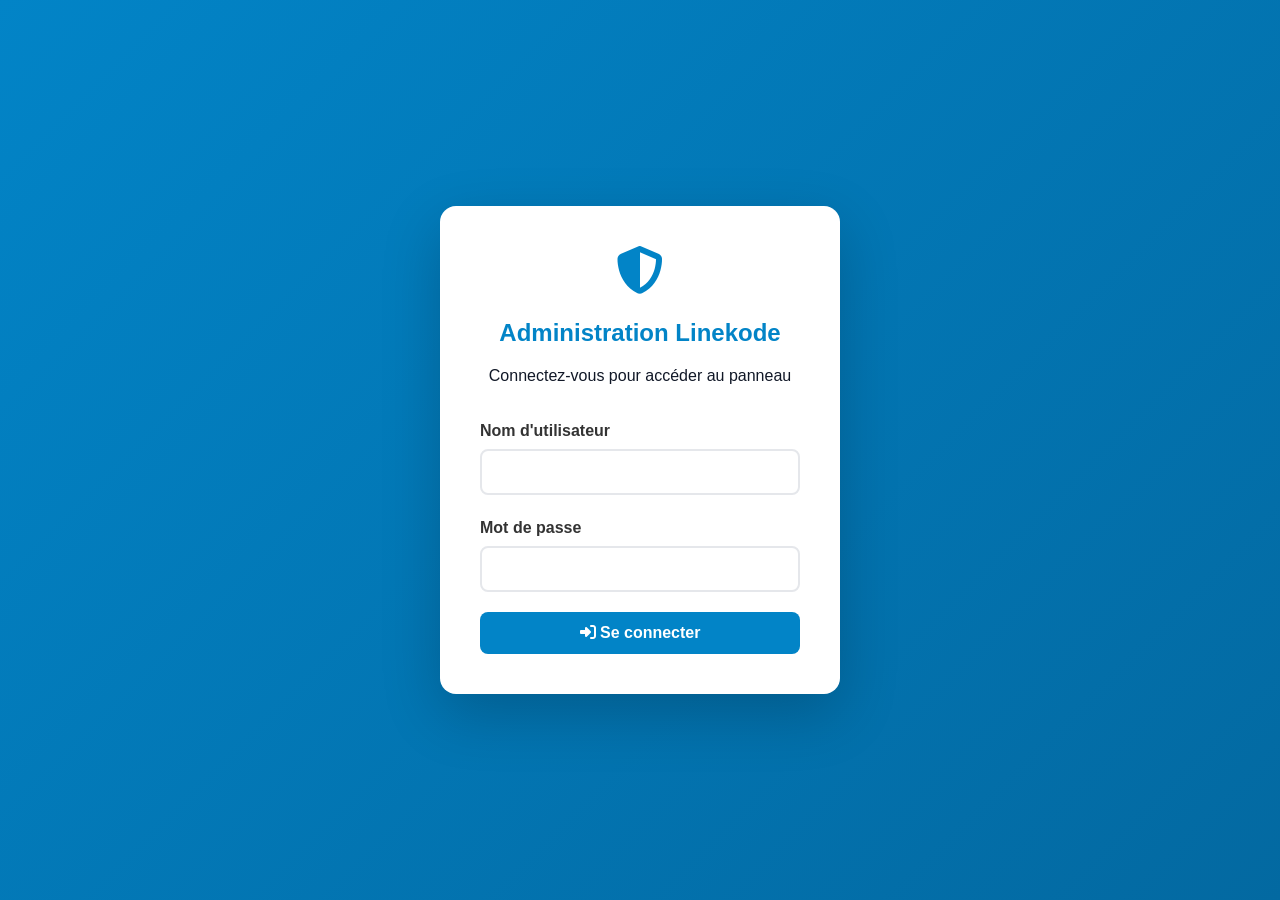
<file: admin/login.html>
<!DOCTYPE html>
<html lang="fr">
<head>
    <meta charset="UTF-8">
    <meta name="viewport" content="width=device-width, initial-scale=1.0">
    <title>Admin - Linekode</title>
    <link rel="stylesheet" href="../css/style.css">
    <link rel="stylesheet" href="https://cdnjs.cloudflare.com/ajax/libs/font-awesome/6.4.0/css/all.min.css">
    <style>
        .admin-login {
            min-height: 100vh;
            display: flex;
            align-items: center;
            justify-content: center;
            background: linear-gradient(135deg, #0284c7, #0369a1);
        }
        .login-card {
            background: white;
            padding: 40px;
            border-radius: 16px;
            box-shadow: 0 20px 60px rgba(0,0,0,0.2);
            width: 100%;
            max-width: 400px;
        }
        .login-header {
            text-align: center;
            margin-bottom: 30px;
        }
        .login-header h2 {
            color: #0284c7;
            margin-bottom: 10px;
        }
        .form-group {
            margin-bottom: 20px;
        }
        .form-group label {
            display: block;
            margin-bottom: 5px;
            font-weight: 600;
            color: #333;
        }
        .form-group input {
            width: 100%;
            padding: 12px;
            border: 2px solid #e5e7eb;
            border-radius: 8px;
            font-size: 16px;
        }
        .form-group input:focus {
            outline: none;
            border-color: #0284c7;
        }
        .btn-login {
            width: 100%;
            padding: 12px;
            background: #0284c7;
            color: white;
            border: none;
            border-radius: 8px;
            font-size: 16px;
            font-weight: 600;
            cursor: pointer;
            transition: background 0.3s;
        }
        .btn-login:hover {
            background: #0369a1;
        }
    </style>
</head>
<body>
    <div class="admin-login">
        <div class="login-card">
            <div class="login-header">
                <i class="fas fa-shield-alt" style="font-size: 48px; color: #0284c7; margin-bottom: 20px;"></i>
                <h2>Administration Linekode</h2>
                <p>Connectez-vous pour accéder au panneau</p>
            </div>
            <form class="login-form" onsubmit="handleLogin(event)">
                <div class="form-group">
                    <label for="username">Nom d'utilisateur</label>
                    <input type="text" id="username" name="username" required>
                </div>
                <div class="form-group">
                    <label for="password">Mot de passe</label>
                    <input type="password" id="password" name="password" required>
                </div>
                <button type="submit" class="btn-login">
                    <i class="fas fa-sign-in-alt"></i> Se connecter
                </button>
            </form>
        </div>
    </div>

    <script>
        function handleLogin(event) {
            event.preventDefault();
            
            const username = document.getElementById('username').value;
            const password = document.getElementById('password').value;
            
            // Login simple (à remplacer par un vrai système)
            if (username === 'admin' && password === 'linekode2024') {
                localStorage.setItem('adminLoggedIn', 'true');
                window.location.href = 'dashboard.html';
            } else {
                alert('Nom d\'utilisateur ou mot de passe incorrect');
            }
        }
    </script>
</body>
</html>
</file>
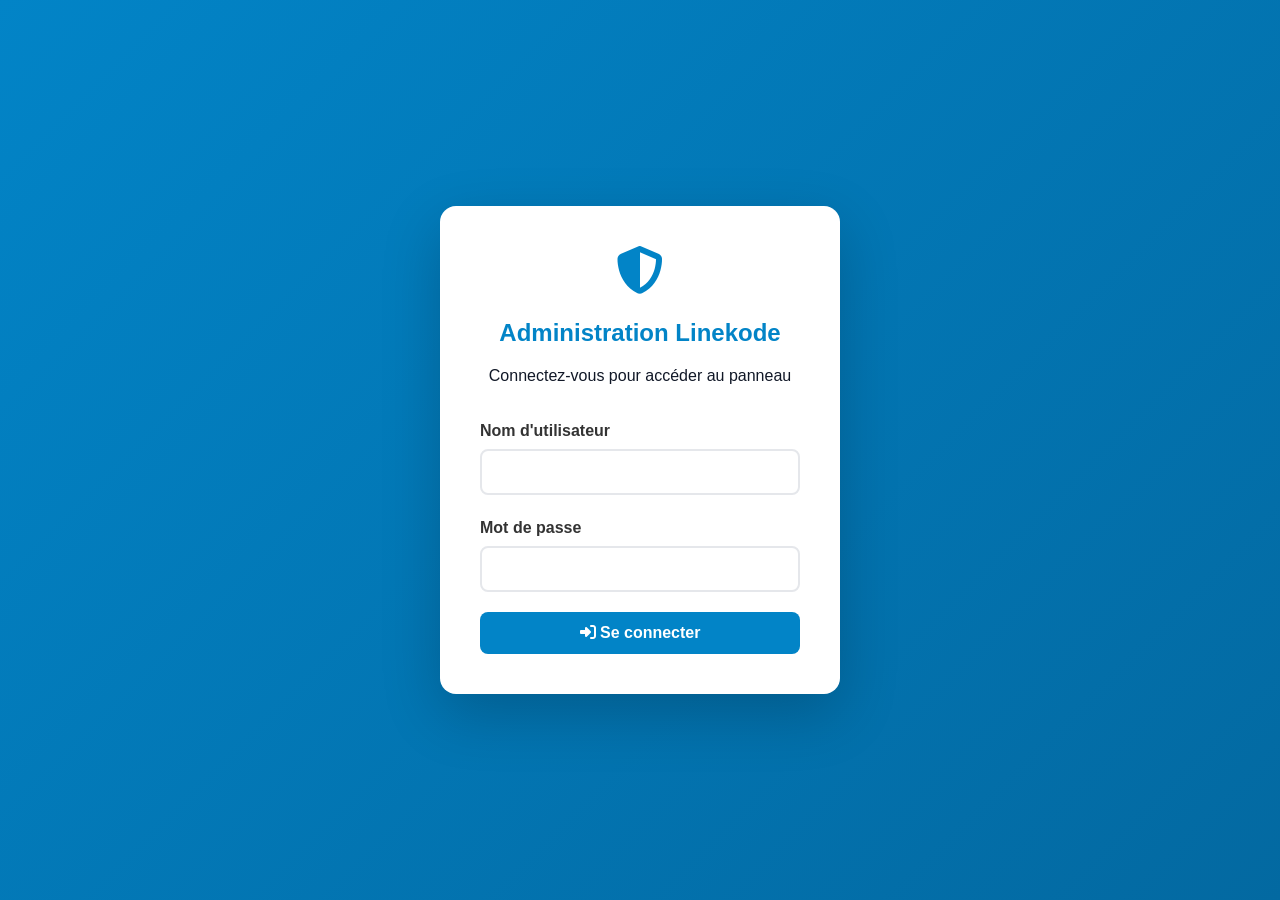
<file: admin/messages.html>
<!DOCTYPE html>
<html lang="fr">
<head>
    <meta charset="UTF-8">
    <meta name="viewport" content="width=device-width, initial-scale=1.0">
    <title>Messages - Admin Linekode</title>
    <link rel="stylesheet" href="../css/style.css">
    <link rel="stylesheet" href="css/admin-dynamic.css">
    <link rel="stylesheet" href="https://cdnjs.cloudflare.com/ajax/libs/font-awesome/6.4.0/css/all.min.css">
    <style>
        /* Réutiliser les styles du dashboard */
        .admin-dashboard {
            min-height: 100vh;
            background: #f8fafc;
        }
        .admin-header {
            background: #0284c7;
            color: white;
            padding: 15px 30px;
            display: flex;
            justify-content: space-between;
            align-items: center;
        }
        .admin-logo {
            display: flex;
            align-items: center;
            gap: 10px;
            font-size: 20px;
            font-weight: bold;
        }
        .admin-user {
            display: flex;
            align-items: center;
            gap: 15px;
        }
        .btn-logout {
            background: rgba(255,255,255,0.2);
            color: white;
            border: none;
            padding: 8px 16px;
            border-radius: 6px;
            cursor: pointer;
            transition: background 0.3s;
        }
        .btn-logout:hover {
            background: rgba(255,255,255,0.3);
        }
        .admin-container {
            display: flex;
            min-height: calc(100vh - 70px);
        }
        .admin-sidebar {
            width: 250px;
            background: white;
            border-right: 1px solid #e5e7eb;
            padding: 20px 0;
        }
        .sidebar-menu {
            list-style: none;
            padding: 0;
            margin: 0;
        }
        .sidebar-menu li {
            margin-bottom: 5px;
        }
        .sidebar-menu a {
            display: flex;
            align-items: center;
            gap: 10px;
            padding: 12px 20px;
            color: #6b7280;
            text-decoration: none;
            transition: all 0.3s;
        }
        .sidebar-menu a:hover,
        .sidebar-menu a.active {
            background: #f0f9ff;
            color: #0284c7;
            border-right: 3px solid #0284c7;
        }
        .admin-content {
            flex: 1;
            padding: 30px;
        }
        .content-header {
            display: flex;
            justify-content: space-between;
            align-items: center;
            margin-bottom: 30px;
        }
        .page-title {
            font-size: 28px;
            font-weight: bold;
            color: #1f2937;
        }
        .content-section {
            background: white;
            border-radius: 12px;
            padding: 25px;
            box-shadow: 0 4px 20px rgba(0,0,0,0.08);
        }
        .messages-list {
            display: grid;
            gap: 15px;
        }
        .message-item {
            border: 1px solid #e5e7eb;
            border-radius: 12px;
            padding: 20px;
            transition: all 0.3s;
            cursor: pointer;
        }
        .message-item:hover {
            box-shadow: 0 8px 30px rgba(0,0,0,0.12);
            transform: translateY(-2px);
        }
        .message-item.unread {
            border-left: 4px solid #0284c7;
            background: #f0f9ff;
        }
        .message-header {
            display: flex;
            justify-content: space-between;
            align-items: start;
            margin-bottom: 15px;
        }
        .message-sender {
            font-weight: bold;
            color: #1f2937;
            margin-bottom: 5px;
        }
        .message-meta {
            display: flex;
            gap: 15px;
            font-size: 12px;
            color: #6b7280;
        }
        .message-subject {
            font-weight: 600;
            color: #374151;
            margin-bottom: 8px;
        }
        .message-preview {
            color: #6b7280;
            line-height: 1.5;
            margin-bottom: 15px;
        }
        .message-actions {
            display: flex;
            gap: 10px;
        }
        .btn-action {
            padding: 6px 12px;
            border: none;
            border-radius: 6px;
            cursor: pointer;
            font-size: 12px;
            font-weight: 600;
            transition: all 0.3s;
        }
        .btn-view {
            background: #e0f2fe;
            color: #0284c7;
        }
        .btn-view:hover {
            background: #0284c7;
            color: white;
        }
        .btn-reply {
            background: #dcfce7;
            color: #16a34a;
        }
        .btn-reply:hover {
            background: #16a34a;
            color: white;
        }
        .btn-delete {
            background: #fecaca;
            color: #dc2626;
        }
        .btn-delete:hover {
            background: #dc2626;
            color: white;
        }
        .badge {
            padding: 4px 12px;
            border-radius: 20px;
            font-size: 11px;
            font-weight: 600;
        }
        .badge-unread {
            background: #0284c7;
            color: white;
        }
        .badge-read {
            background: #f3f4f6;
            color: #6b7280;
        }
        .modal {
            display: none;
            position: fixed;
            top: 0;
            left: 0;
            width: 100%;
            height: 100%;
            background: rgba(0,0,0,0.5);
            z-index: 1000;
        }
        .modal-content {
            background: white;
            border-radius: 12px;
            padding: 30px;
            max-width: 600px;
            margin: 50px auto;
            position: relative;
            max-height: 80vh;
            overflow-y: auto;
        }
        .modal-close {
            position: absolute;
            top: 15px;
            right: 15px;
            background: none;
            border: none;
            font-size: 24px;
            cursor: pointer;
            color: #6b7280;
        }
        .message-detail {
            margin-bottom: 20px;
        }
        .message-detail-header {
            border-bottom: 1px solid #e5e7eb;
            padding-bottom: 15px;
            margin-bottom: 20px;
        }
        .message-detail-sender {
            font-size: 18px;
            font-weight: bold;
            color: #1f2937;
            margin-bottom: 5px;
        }
        .message-detail-subject {
            font-size: 16px;
            font-weight: 600;
            color: #374151;
            margin-bottom: 10px;
        }
        .message-detail-meta {
            font-size: 12px;
            color: #6b7280;
        }
        .message-detail-content {
            line-height: 1.6;
            color: #4b5563;
            margin-bottom: 25px;
        }
        .reply-section {
            border-top: 1px solid #e5e7eb;
            padding-top: 20px;
        }
        .reply-form {
            margin-top: 15px;
        }
        .form-group {
            margin-bottom: 15px;
        }
        .form-group label {
            display: block;
            margin-bottom: 5px;
            font-weight: 600;
            color: #374151;
        }
        .form-group textarea {
            width: 100%;
            padding: 12px;
            border: 2px solid #e5e7eb;
            border-radius: 8px;
            font-size: 14px;
            min-height: 120px;
            resize: vertical;
        }
        .form-group textarea:focus {
            outline: none;
            border-color: #0284c7;
        }
        .form-actions {
            display: flex;
            gap: 15px;
            justify-content: flex-end;
        }
        .btn-primary {
            background: #0284c7;
            color: white;
            border: none;
            padding: 12px 24px;
            border-radius: 8px;
            cursor: pointer;
            font-size: 14px;
            font-weight: 600;
            transition: background 0.3s;
        }
        .btn-primary:hover {
            background: #0369a1;
        }
        .btn-secondary {
            background: #f3f4f6;
            color: #6b7280;
            border: none;
            padding: 12px 24px;
            border-radius: 8px;
            cursor: pointer;
            font-size: 14px;
            font-weight: 600;
        }
        .btn-secondary:hover {
            background: #e5e7eb;
        }
    </style>
</head>
<body>
    <div class="admin-dashboard">
        <!-- Header -->
        <header class="admin-header">
            <div class="admin-logo">
                <i class="fas fa-code"></i>
                <span>Linekode Admin</span>
            </div>
            <div class="admin-user">
                <span><i class="fas fa-user"></i> Administrateur</span>
                <button class="btn-logout" onclick="logout()">
                    <i class="fas fa-sign-out-alt"></i> Déconnexion
                </button>
            </div>
        </header>

        <div class="admin-container">
            <!-- Sidebar -->
            <aside class="admin-sidebar">
                <ul class="sidebar-menu">
                    <li><a href="dashboard.html"><i class="fas fa-tachometer-alt"></i> Dashboard</a></li>
                    <li><a href="inscriptions.html"><i class="fas fa-user-plus"></i> Inscriptions</a></li>
                    <li><a href="annonces.html"><i class="fas fa-bullhorn"></i> Annonces</a></li>
                    <li><a href="messages.html" class="active"><i class="fas fa-envelope"></i> Messages</a></li>
                    <li><a href="statistiques.html"><i class="fas fa-chart-bar"></i> Statistiques</a></li>
                </ul>
            </aside>

            <!-- Main Content -->
            <main class="admin-content">
                <div class="content-header">
                    <h1 class="page-title">Messages des visiteurs</h1>
                </div>

                <!-- Messages List -->
                <div class="content-section">
                    <div class="messages-list" id="messagesList">
                        <div class="message-item unread" onclick="viewMessage(1)">
                            <div class="message-header">
                                <div>
                                    <div class="message-sender">Mamadou Ba</div>
                                    <div class="message-meta">
                                        <span><i class="fas fa-envelope"></i> mamadou.ba@email.com</span>
                                        <span><i class="fas fa-phone"></i> 77 123 45 67</span>
                                        <span><i class="fas fa-calendar"></i> 19/02/2026 14:30</span>
                                    </div>
                                </div>
                                <span class="badge badge-unread">Non lu</span>
                            </div>
                            <div class="message-subject">Information sur la formation React</div>
                            <div class="message-preview">
                                Bonjour, je souhaite avoir plus d'informations sur la formation React Avancé. Quelles sont les prérequis et la durée exacte de la formation?...
                            </div>
                            <div class="message-actions">
                                <button class="btn-action btn-view" onclick="event.stopPropagation(); viewMessage(1)">
                                    <i class="fas fa-eye"></i> Voir
                                </button>
                                <button class="btn-action btn-reply" onclick="event.stopPropagation(); replyMessage(1)">
                                    <i class="fas fa-reply"></i> Répondre
                                </button>
                                <button class="btn-action btn-delete" onclick="event.stopPropagation(); deleteMessage(1)">
                                    <i class="fas fa-trash"></i> Supprimer
                                </button>
                            </div>
                        </div>

                        <div class="message-item unread" onclick="viewMessage(2)">
                            <div class="message-header">
                                <div>
                                    <div class="message-sender">Awa Sène</div>
                                    <div class="message-meta">
                                        <span><i class="fas fa-envelope"></i> awa.sene@email.com</span>
                                        <span><i class="fas fa-phone"></i> 77 234 56 78</span>
                                        <span><i class="fas fa-calendar"></i> 19/02/2026 11:15</span>
                                    </div>
                                </div>
                                <span class="badge badge-unread">Non lu</span>
                            </div>
                            <div class="message-subject">Demande de devis pour formation entreprise</div>
                            <div class="message-preview">
                                Bonjour, je suis responsable RH dans une entreprise et nous souhaitons former une équipe de 5 développeurs. Pouvez-vous nous envoyer un devis?...
                            </div>
                            <div class="message-actions">
                                <button class="btn-action btn-view" onclick="event.stopPropagation(); viewMessage(2)">
                                    <i class="fas fa-eye"></i> Voir
                                </button>
                                <button class="btn-action btn-reply" onclick="event.stopPropagation(); replyMessage(2)">
                                    <i class="fas fa-reply"></i> Répondre
                                </button>
                                <button class="btn-action btn-delete" onclick="event.stopPropagation(); deleteMessage(2)">
                                    <i class="fas fa-trash"></i> Supprimer
                                </button>
                            </div>
                        </div>

                        <div class="message-item" onclick="viewMessage(3)">
                            <div class="message-header">
                                <div>
                                    <div class="message-sender">Ibrahim Fall</div>
                                    <div class="message-meta">
                                        <span><i class="fas fa-envelope"></i> ibrahim.fall@email.com</span>
                                        <span><i class="fas fa-phone"></i> 77 345 67 89</span>
                                        <span><i class="fas fa-calendar"></i> 18/02/2026 16:45</span>
                                    </div>
                                </div>
                                <span class="badge badge-read">Lu</span>
                            </div>
                            <div class="message-subject">Merci pour l'inscription!</div>
                            <div class="message-preview">
                                Bonjour, je vous confirme mon inscription à la formation UI/UX Design. J'ai reçu l'email de confirmation et je suis prêt à commencer...
                            </div>
                            <div class="message-actions">
                                <button class="btn-action btn-view" onclick="event.stopPropagation(); viewMessage(3)">
                                    <i class="fas fa-eye"></i> Voir
                                </button>
                                <button class="btn-action btn-reply" onclick="event.stopPropagation(); replyMessage(3)">
                                    <i class="fas fa-reply"></i> Répondre
                                </button>
                                <button class="btn-action btn-delete" onclick="event.stopPropagation(); deleteMessage(3)">
                                    <i class="fas fa-trash"></i> Supprimer
                                </button>
                            </div>
                        </div>

                        <div class="message-item" onclick="viewMessage(4)">
                            <div class="message-header">
                                <div>
                                    <div class="message-sender">Fatou Ndiaye</div>
                                    <div class="message-meta">
                                        <span><i class="fas fa-envelope"></i> fatou.ndiaye@email.com</span>
                                        <span><i class="fas fa-phone"></i> 77 456 78 90</span>
                                        <span><i class="fas fa-calendar"></i> 17/02/2026 09:30</span>
                                    </div>
                                </div>
                                <span class="badge badge-read">Lu</span>
                            </div>
                            <div class="message-subject">Question sur les modalités de paiement</div>
                            <div class="message-preview">
                                Bonjour, je souhaite savoir si vous proposez des facilités de paiement pour les formations. Y a-t-il possibilité de payer en plusieurs fois?...
                            </div>
                            <div class="message-actions">
                                <button class="btn-action btn-view" onclick="event.stopPropagation(); viewMessage(4)">
                                    <i class="fas fa-eye"></i> Voir
                                </button>
                                <button class="btn-action btn-reply" onclick="event.stopPropagation(); replyMessage(4)">
                                    <i class="fas fa-reply"></i> Répondre
                                </button>
                                <button class="btn-action btn-delete" onclick="event.stopPropagation(); deleteMessage(4)">
                                    <i class="fas fa-trash"></i> Supprimer
                                </button>
                            </div>
                        </div>
                    </div>
                </div>
            </main>
        </div>
    </div>

    <!-- Message Detail Modal -->
    <div id="messageModal" class="modal">
        <div class="modal-content">
            <button class="modal-close" onclick="closeMessageModal()">&times;</button>
            <div id="messageDetail">
                <!-- Le contenu sera chargé dynamiquement -->
            </div>
        </div>
    </div>

    <script>
        // Vérifier si l'utilisateur est connecté
        if (!localStorage.getItem('adminLoggedIn')) {
            window.location.href = 'login.html';
        }

        function logout() {
            localStorage.removeItem('adminLoggedIn');
            window.location.href = 'login.html';
        }

        const messagesData = {
            1: {
                sender: 'Mamadou Ba',
                email: 'mamadou.ba@email.com',
                phone: '77 123 45 67',
                subject: 'Information sur la formation React',
                date: '19/02/2026 14:30',
                content: `Bonjour,

Je souhaite avoir plus d'informations sur la formation React Avancé. Quelles sont les prérequis et la durée exacte de la formation?

Je suis actuellement développeur JavaScript avec 2 ans d'expérience et je maîtrise les bases de React. Je voudrais savoir si cette formation est adaptée à mon niveau.

Aussi, j'aimerais connaître:
- Les horaires des cours
- Le format (en ligne, présentiel, ou hybride)
- Le prix et les modalités de paiement
- Si un certificat est délivré à la fin

Merci d'avance pour votre réponse.

Cordialement,
Mamadou Ba`
            },
            2: {
                sender: 'Awa Sène',
                email: 'awa.sene@email.com',
                phone: '77 234 56 78',
                subject: 'Demande de devis pour formation entreprise',
                date: '19/02/2026 11:15',
                content: `Bonjour,

Je suis responsable RH dans une entreprise de services technologiques et nous souhaitons former une équipe de 5 développeurs sur les technologies web modernes.

Nos développeurs ont des niveaux différents:
- 2 juniors (1-2 ans d'expérience)
- 2 intermediates (3-4 ans d'expérience)
- 1 senior (5+ ans d'expérience)

Nous sommes intéressés par:
1. Formation React Avancé
2. Formation Node.js
3. Formation UI/UX Design

Pouvez-vous nous envoyer un devis détaillé avec:
- Le programme de chaque formation
- La durée et le calendrier
- Le tarif pour groupe de 5 personnes
- Les conditions de paiement pour entreprise

Merci pour votre attention.

Awa Sène
Responsable RH
TechSolutions SA`
            },
            3: {
                sender: 'Ibrahim Fall',
                email: 'ibrahim.fall@email.com',
                phone: '77 345 67 89',
                subject: 'Merci pour l\'inscription!',
                date: '18/02/2026 16:45',
                content: `Bonjour l'équipe Linekode,

Je vous confirme mon inscription à la formation UI/UX Design qui commence le mois prochain.

J'ai reçu l'email de confirmation et je suis prêt à commencer. J'ai déjà commencé à regarder les ressources préliminaires que vous avez envoyées.

J'ai une petite question: faut-il apporter un ordinateur portable spécifique ou les équipements sont fournis sur place?

Merci beaucoup et à bientôt!

Ibrahim Fall`
            },
            4: {
                sender: 'Fatou Ndiaye',
                email: 'fatou.ndiaye@email.com',
                phone: '77 456 78 90',
                subject: 'Question sur les modalités de paiement',
                date: '17/02/2026 09:30',
                content: `Bonjour,

Je suis très intéressée par la formation Développement Web complet.

Je souhaite savoir si vous proposez des facilités de paiement pour les formations. Y a-t-il possibilité de payer en plusieurs fois?

Étant étudiante, j'aimerais savoir s'il existe des tarifs préférentiels ou des bourses disponibles.

Merci pour vos informations.

Fatou Ndiaye`
            }
        };

        function viewMessage(id) {
            const message = messagesData[id];
            if (!message) return;

            const detailHtml = `
                <div class="message-detail">
                    <div class="message-detail-header">
                        <div class="message-detail-sender">${message.sender}</div>
                        <div class="message-detail-subject">${message.subject}</div>
                        <div class="message-detail-meta">
                            <span><i class="fas fa-envelope"></i> ${message.email}</span>
                            <span><i class="fas fa-phone"></i> ${message.phone}</span>
                            <span><i class="fas fa-calendar"></i> ${message.date}</span>
                        </div>
                    </div>
                    <div class="message-detail-content">
                        ${message.content.replace(/\n/g, '<br>')}
                    </div>
                </div>
                <div class="reply-section">
                    <h3>Répondre à ce message</h3>
                    <form class="reply-form" onsubmit="sendReply(event, ${id})">
                        <div class="form-group">
                            <label for="replyContent">Votre réponse</label>
                            <textarea id="replyContent" name="replyContent" required placeholder="Écrivez votre réponse ici..."></textarea>
                        </div>
                        <div class="form-actions">
                            <button type="button" class="btn-secondary" onclick="closeMessageModal()">Annuler</button>
                            <button type="submit" class="btn-primary">
                                <i class="fas fa-paper-plane"></i> Envoyer la réponse
                            </button>
                        </div>
                    </form>
                </div>
            `;

            document.getElementById('messageDetail').innerHTML = detailHtml;
            document.getElementById('messageModal').style.display = 'block';

            // Marquer comme lu
            const messageItem = document.querySelector(`.message-item:nth-child(${id})`);
            if (messageItem && messageItem.classList.contains('unread')) {
                messageItem.classList.remove('unread');
                const badge = messageItem.querySelector('.badge');
                if (badge) {
                    badge.classList.remove('badge-unread');
                    badge.classList.add('badge-read');
                    badge.textContent = 'Lu';
                }
            }
        }

        function closeMessageModal() {
            document.getElementById('messageModal').style.display = 'none';
        }

        function replyMessage(id) {
            viewMessage(id);
            // Mettre le focus sur le textarea de réponse
            setTimeout(() => {
                const replyTextarea = document.getElementById('replyContent');
                if (replyTextarea) {
                    replyTextarea.focus();
                }
            }, 100);
        }

        function sendReply(event, messageId) {
            event.preventDefault();
            
            const replyContent = document.getElementById('replyContent').value;
            const message = messagesData[messageId];
            
            alert(`Réponse envoyée à ${message.sender}!\n\nContenu:\n${replyContent}`);
            
            closeMessageModal();
            // Ici vous pourriez envoyer l'email via une API
        }

        function deleteMessage(id) {
            if (confirm('Supprimer ce message?')) {
                alert('Message supprimé avec succès!');
                // Ici vous pourriez supprimer le message de la base de données
            }
        }

        // Fermer le modal en cliquant à l'extérieur
        window.onclick = function(event) {
            const modal = document.getElementById('messageModal');
            if (event.target === modal) {
                closeMessageModal();
            }
        }
    </script>
<script src='js/admin-core.js'></script>
<script src='js/messages-dynamic.js'></script>
<script src='js/main.js'></script>
</script>
</body>
</html>
</file>
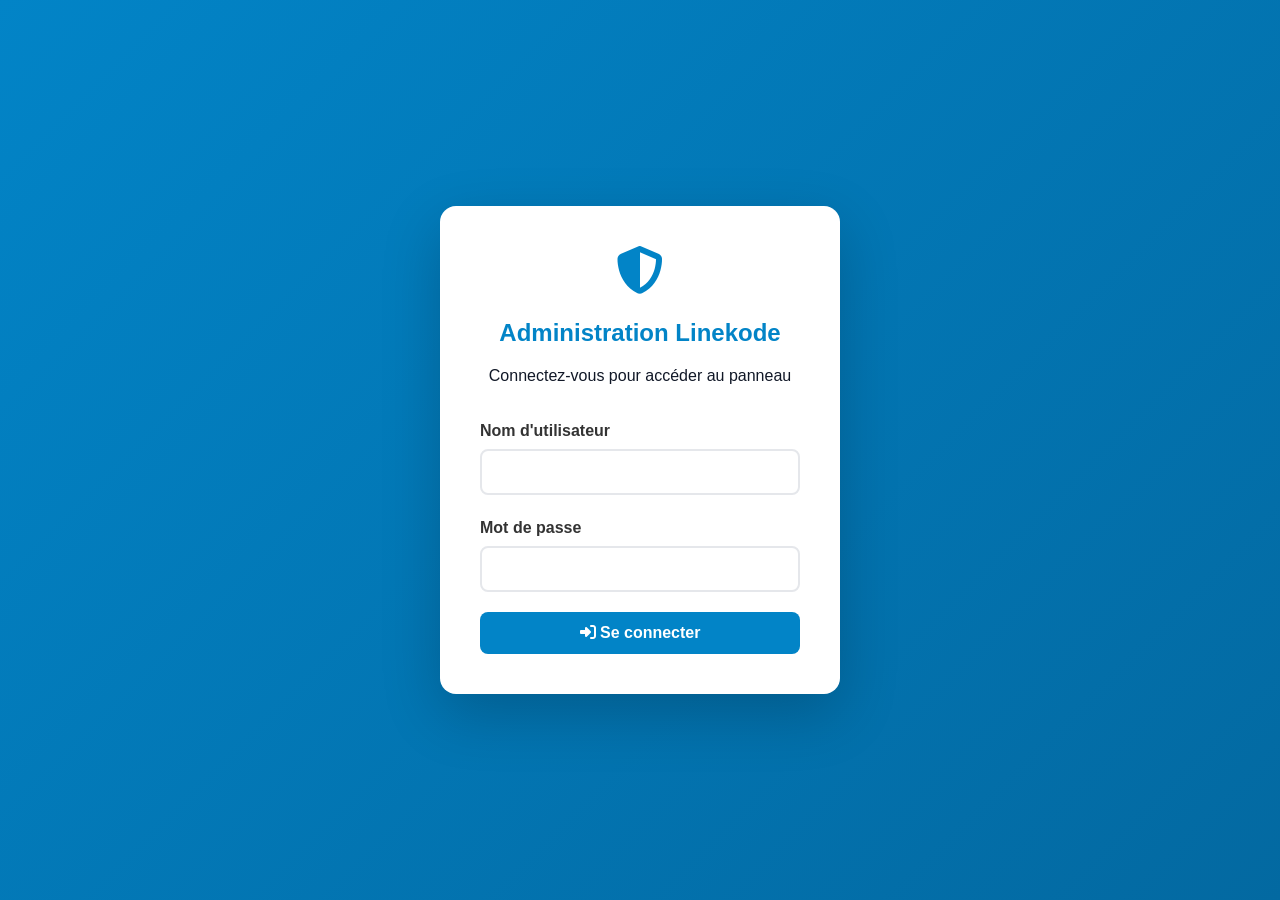
<file: admin/statistiques.html>
<!DOCTYPE html>
<html lang="fr">
<head>
    <meta charset="UTF-8">
    <meta name="viewport" content="width=device-width, initial-scale=1.0">
    <title>Statistiques - Admin Linekode</title>
    <link rel="stylesheet" href="../css/style.css">
    <link rel="stylesheet" href="css/admin-dynamic.css">
    <link rel="stylesheet" href="https://cdnjs.cloudflare.com/ajax/libs/font-awesome/6.4.0/css/all.min.css">
    <style>
        /* Réutiliser les styles du dashboard */
        .admin-dashboard {
            min-height: 100vh;
            background: #f8fafc;
        }
        .admin-header {
            background: #0284c7;
            color: white;
            padding: 15px 30px;
            display: flex;
            justify-content: space-between;
            align-items: center;
        }
        .admin-logo {
            display: flex;
            align-items: center;
            gap: 10px;
            font-size: 20px;
            font-weight: bold;
        }
        .admin-user {
            display: flex;
            align-items: center;
            gap: 15px;
        }
        .btn-logout {
            background: rgba(255,255,255,0.2);
            color: white;
            border: none;
            padding: 8px 16px;
            border-radius: 6px;
            cursor: pointer;
            transition: background 0.3s;
        }
        .btn-logout:hover {
            background: rgba(255,255,255,0.3);
        }
        .admin-container {
            display: flex;
            min-height: calc(100vh - 70px);
        }
        .admin-sidebar {
            width: 250px;
            background: white;
            border-right: 1px solid #e5e7eb;
            padding: 20px 0;
        }
        .sidebar-menu {
            list-style: none;
            padding: 0;
            margin: 0;
        }
        .sidebar-menu li {
            margin-bottom: 5px;
        }
        .sidebar-menu a {
            display: flex;
            align-items: center;
            gap: 10px;
            padding: 12px 20px;
            color: #6b7280;
            text-decoration: none;
            transition: all 0.3s;
        }
        .sidebar-menu a:hover,
        .sidebar-menu a.active {
            background: #f0f9ff;
            color: #0284c7;
            border-right: 3px solid #0284c7;
        }
        .admin-content {
            flex: 1;
            padding: 30px;
        }
        .page-title {
            font-size: 28px;
            font-weight: bold;
            color: #1f2937;
            margin-bottom: 30px;
        }
        .stats-grid {
            display: grid;
            grid-template-columns: repeat(auto-fit, minmax(250px, 1fr));
            gap: 20px;
            margin-bottom: 30px;
        }
        .stat-card {
            background: white;
            padding: 25px;
            border-radius: 12px;
            box-shadow: 0 4px 20px rgba(0,0,0,0.08);
            border-left: 4px solid #0284c7;
        }
        .stat-card h3 {
            color: #6b7280;
            font-size: 14px;
            margin-bottom: 10px;
            text-transform: uppercase;
            letter-spacing: 0.5px;
        }
        .stat-number {
            font-size: 32px;
            font-weight: bold;
            color: #1f2937;
            margin-bottom: 5px;
        }
        .stat-change {
            font-size: 12px;
            color: #10b981;
        }
        .stat-change.negative {
            color: #ef4444;
        }
        .content-section {
            background: white;
            border-radius: 12px;
            padding: 25px;
            box-shadow: 0 4px 20px rgba(0,0,0,0.08);
            margin-bottom: 30px;
        }
        .section-title {
            font-size: 20px;
            font-weight: bold;
            color: #1f2937;
            margin-bottom: 20px;
        }
        .chart-container {
            height: 300px;
            margin-bottom: 20px;
            background: #f8fafc;
            border-radius: 8px;
            display: flex;
            align-items: center;
            justify-content: center;
            color: #6b7280;
        }
        .table {
            width: 100%;
            border-collapse: collapse;
        }
        .table th {
            background: #f8fafc;
            padding: 12px;
            text-align: left;
            font-weight: 600;
            color: #6b7280;
            border-bottom: 2px solid #e5e7eb;
        }
        .table td {
            padding: 12px;
            border-bottom: 1px solid #f3f4f6;
        }
        .progress-bar {
            width: 100%;
            height: 8px;
            background: #f3f4f6;
            border-radius: 4px;
            overflow: hidden;
        }
        .progress-fill {
            height: 100%;
            background: #0284c7;
            border-radius: 4px;
            transition: width 0.3s ease;
        }
        .filters {
            display: flex;
            gap: 15px;
            margin-bottom: 20px;
        }
        .filter-select {
            padding: 10px 15px;
            border: 2px solid #e5e7eb;
            border-radius: 8px;
            background: white;
        }
    </style>
</head>
<body>
    <div class="admin-dashboard">
        <!-- Header -->
        <header class="admin-header">
            <div class="admin-logo">
                <i class="fas fa-code"></i>
                <span>Linekode Admin</span>
            </div>
            <div class="admin-user">
                <span><i class="fas fa-user"></i> Administrateur</span>
                <button class="btn-logout" onclick="logout()">
                    <i class="fas fa-sign-out-alt"></i> Déconnexion
                </button>
            </div>
        </header>

        <div class="admin-container">
            <!-- Sidebar -->
            <aside class="admin-sidebar">
                <ul class="sidebar-menu">
                    <li><a href="dashboard.html"><i class="fas fa-tachometer-alt"></i> Dashboard</a></li>
                    <li><a href="inscriptions.html"><i class="fas fa-user-plus"></i> Inscriptions</a></li>
                    <li><a href="annonces.html"><i class="fas fa-bullhorn"></i> Annonces</a></li>
                    <li><a href="messages.html"><i class="fas fa-envelope"></i> Messages</a></li>
                    <li><a href="statistiques.html" class="active"><i class="fas fa-chart-bar"></i> Statistiques</a></li>
                </ul>
            </aside>

            <!-- Main Content -->
            <main class="admin-content">
                <h1 class="page-title">Statistiques et Rapports</h1>

                <!-- Stats Cards -->
                <div class="stats-grid">
                    <div class="stat-card">
                        <h3>Total des Inscriptions</h3>
                        <div class="stat-number">127</div>
                        <div class="stat-change">+23% ce mois</div>
                    </div>
                    <div class="stat-card">
                        <h3>Taux de Conversion</h3>
                        <div class="stat-number">68%</div>
                        <div class="stat-change">+5% ce mois</div>
                    </div>
                    <div class="stat-card">
                        <h3>Revenu Total</h3>
                        <div class="stat-number">2.4M FCFA</div>
                        <div class="stat-change">+18% ce mois</div>
                    </div>
                    <div class="stat-card">
                        <h3>Formations Actives</h3>
                        <div class="stat-number">6</div>
                        <div class="stat-change">Stable</div>
                    </div>
                </div>

                <!-- Chart Section -->
                <div class="content-section">
                    <h2 class="section-title">Évolution des Inscriptions</h2>
                    <div class="filters">
                        <select class="filter-select" id="periodFilter">
                            <option value="7">Derniers 7 jours</option>
                            <option value="30" selected>Derniers 30 jours</option>
                            <option value="90">Derniers 90 jours</option>
                            <option value="365">Dernière année</option>
                        </select>
                        <select class="filter-select" id="formationFilter">
                            <option value="all">Toutes les formations</option>
                            <option value="web">Développement Web</option>
                            <option value="react">React Avancé</option>
                            <option value="design">UI/UX Design</option>
                        </select>
                    </div>
                    <div class="chart-container">
                        <i class="fas fa-chart-line" style="font-size: 48px; margin-bottom: 10px;"></i>
                        <p>Graphique d'évolution des inscriptions</p>
                        <p style="font-size: 12px;">(Intégration Chart.js recommandée)</p>
                    </div>
                </div>

                <!-- Popular Formations -->
                <div class="content-section">
                    <h2 class="section-title">Formations les Plus Populaires</h2>
                    <table class="table">
                        <thead>
                            <tr>
                                <th>Formation</th>
                                <th>Inscriptions</th>
                                <th>Revenu</th>
                                <th>Taux de Satisfaction</th>
                                <th>Tendance</th>
                            </tr>
                        </thead>
                        <tbody>
                            <tr>
                                <td>Développement Web Complet</td>
                                <td>45</td>
                                <td>900K FCFA</td>
                                <td>92%</td>
                                <td>
                                    <div class="progress-bar">
                                        <div class="progress-fill" style="width: 92%;"></div>
                                    </div>
                                </td>
                            </tr>
                            <tr>
                                <td>React Avancé</td>
                                <td>38</td>
                                <td>760K FCFA</td>
                                <td>88%</td>
                                <td>
                                    <div class="progress-bar">
                                        <div class="progress-fill" style="width: 88%;"></div>
                                    </div>
                                </td>
                            </tr>
                            <tr>
                                <td>UI/UX Design</td>
                                <td>28</td>
                                <td>560K FCFA</td>
                                <td>95%</td>
                                <td>
                                    <div class="progress-bar">
                                        <div class="progress-fill" style="width: 95%;"></div>
                                    </div>
                                </td>
                            </tr>
                            <tr>
                                <td>Node.js Backend</td>
                                <td>16</td>
                                <td>320K FCFA</td>
                                <td>85%</td>
                                <td>
                                    <div class="progress-bar">
                                        <div class="progress-fill" style="width: 85%;"></div>
                                    </div>
                                </td>
                            </tr>
                        </tbody>
                    </table>
                </div>

                <!-- Monthly Revenue -->
                <div class="content-section">
                    <h2 class="section-title">Revenus Mensuels</h2>
                    <div class="chart-container">
                        <i class="fas fa-chart-bar" style="font-size: 48px; margin-bottom: 10px;"></i>
                        <p>Graphique des revenus mensuels</p>
                        <p style="font-size: 12px;">(Intégration Chart.js recommandée)</p>
                    </div>
                </div>

                <!-- Recent Activity -->
                <div class="content-section">
                    <h2 class="section-title">Activité Récente</h2>
                    <table class="table">
                        <thead>
                            <tr>
                                <th>Date</th>
                                <th>Type</th>
                                <th>Description</th>
                                <th>Montant</th>
                            </tr>
                        </thead>
                        <tbody>
                            <tr>
                                <td>19/02/2026</td>
                                <td><span style="color: #10b981;">Inscription</span></td>
                                <td>Mamadou Ba - Développement Web</td>
                                <td>20K FCFA</td>
                            </tr>
                            <tr>
                                <td>19/02/2026</td>
                                <td><span style="color: #10b981;">Inscription</span></td>
                                <td>Awa Sène - React Avancé</td>
                                <td>20K FCFA</td>
                            </tr>
                            <tr>
                                <td>18/02/2026</td>
                                <td><span style="color: #f59e0b;">Message</span></td>
                                <td>Contact entreprise - Formation groupe</td>
                                <td>-</td>
                            </tr>
                            <tr>
                                <td>18/02/2026</td>
                                <td><span style="color: #10b981;">Inscription</span></td>
                                <td>Ibrahim Fall - UI/UX Design</td>
                                <td>20K FCFA</td>
                            </tr>
                            <tr>
                                <td>17/02/2026</td>
                                <td><span style="color: #ef4444;">Annulation</span></td>
                                <td>Oumar Sy - React Avancé</td>
                                <td>-20K FCFA</td>
                            </tr>
                        </tbody>
                    </table>
                </div>
            </main>
        </div>
    </div>

    <script>
        // Vérifier si l'utilisateur est connecté
        if (!localStorage.getItem('adminLoggedIn')) {
            window.location.href = 'login.html';
        }

        function logout() {
            localStorage.removeItem('adminLoggedIn');
            window.location.href = 'login.html';
        }

        // Simuler des données dynamiques
        document.addEventListener('DOMContentLoaded', function() {
            // Animation des progress bars
            const progressBars = document.querySelectorAll('.progress-fill');
            progressBars.forEach(bar => {
                const width = bar.style.width;
                bar.style.width = '0%';
                setTimeout(() => {
                    bar.style.width = width;
                }, 100);
            });

            // Gestion des filtres
            document.getElementById('periodFilter').addEventListener('change', function(e) {
                console.log('Période changée:', e.target.value);
                // Ici vous pourriez recharger les données selon la période
            });

            document.getElementById('formationFilter').addEventListener('change', function(e) {
                console.log('Formation filtrée:', e.target.value);
                // Ici vous pourriez filtrer les données par formation
            });

            // Simulation de données en temps réel
            setInterval(() => {
                // Mettre à jour les statistiques toutes les 30 secondes
                updateStats();
            }, 30000);
        });

        function updateStats() {
            // Simuler la mise à jour des statistiques
            console.log('Mise à jour des statistiques...');
            // Ici vous pourriez appeler une API pour récupérer les vraies données
        }

        // Note: Pour des vrais graphiques, vous pourriez intégrer Chart.js
        // https://www.chartjs.org/
        /*
        Exemple d'intégration:
        const ctx = document.getElementById('myChart').getContext('2d');
        const myChart = new Chart(ctx, {
            type: 'line',
            data: {
                labels: ['Jan', 'Fév', 'Mar', 'Avr', 'Mai', 'Juin'],
                datasets: [{
                    label: 'Inscriptions',
                    data: [12, 19, 3, 5, 2, 3],
                    borderColor: '#0284c7',
                    backgroundColor: 'rgba(2, 132, 199, 0.1)',
                    tension: 0.4
                }]
            }
        });
        */
    </script>
<script src='js/admin-core.js'></script>
<script src='js/statistiques-dynamic.js'></script>
<script src='js/main.js'></script>
</script>
</body>
</html>
</file>
<file: css/style.css>
/* ===== Reset & Base Styles ===== */
* {
    margin: 0;
    padding: 0;
    box-sizing: border-box;
}

:root {
    --primary-50: #f0f9ff;
    --primary-100: #e0f2fe;
    --primary-200: #bae6fd;
    --primary-300: #7dd3fc;
    --primary-400: #38bdf8;
    --primary-500: #0ea5e9;
    --primary-600: #0284c7;
    --primary-700: #0369a1;
    --primary-800: #075985;
    --primary-900: #0c4a6e;
    --gray-50: #f9fafb;
    --gray-100: #f3f4f6;
    --gray-200: #e5e7eb;
    --gray-300: #d1d5db;
    --gray-600: #4b5563;
    --gray-700: #374151;
    --gray-800: #1f2937;
    --gray-900: #111827;
    --green-500: #10b981;
    --yellow-400: #fbbf24;
}

body {
    font-family: -apple-system, BlinkMacSystemFont, 'Segoe UI', Roboto, 'Helvetica Neue', Arial, sans-serif;
    line-height: 1.6;
    color: var(--gray-900);
    background-color: #fff;
}

.container {
    max-width: 1200px;
    margin: 0 auto;
    padding: 0 20px;
}

img {
    max-width: 100%;
    height: auto;
}

a {
    text-decoration: none;
    color: inherit;
}

/* ===== Navigation ===== */
.navbar {
    background: #fff;
    box-shadow: 0 2px 10px rgba(0, 0, 0, 0.1);
    position: sticky;
    top: 0;
    z-index: 1000;
}

.nav-wrapper {
    display: flex;
    justify-content: space-between;
    align-items: center;
    padding: 1rem 0;
}

.logo {
    display: flex;
    align-items: center;
    gap: 0.5rem;
    font-size: 1.5rem;
    font-weight: bold;
    color: var(--primary-600);
}

.logo i {
    font-size: 2rem;
}

.nav-menu {
    display: flex;
    list-style: none;
    align-items: center;
    gap: 2rem;
}

.nav-menu a {
    color: var(--gray-700);
    font-weight: 500;
    transition: color 0.3s;
}

.nav-menu a:hover,
.nav-menu a.active {
    color: var(--primary-600);
}

.nav-menu .btn-primary {
    color: #fff !important;
}

.nav-menu .btn-primary:hover {
    color: #fff !important;
}

.mobile-menu-toggle {
    display: none;
    background: none;
    border: none;
    font-size: 1.5rem;
    color: var(--gray-700);
    cursor: pointer;
}

/* ===== Buttons ===== */
.btn-primary {
    background: var(--primary-600);
    color: #fff;
    padding: 0.75rem 1.5rem;
    border-radius: 0.5rem;
    font-weight: 600;
    transition: background 0.3s;
    display: inline-block;
    border: none;
    cursor: pointer;
}

.btn-primary:hover {
    background: var(--primary-700);
}

.btn-secondary {
    background: #10b981;
    color: #fff;
    padding: 0.75rem 1.5rem;
    border-radius: 0.5rem;
    font-weight: 600;
    border: 2px solid #fff;
    transition: all 0.3s;
    display: inline-block;
}

.btn-secondary:hover {
    background: #059669;
    color: #fff;
}

.btn-white {
    background: #fff;
    color: var(--primary-600);
    padding: 1rem 2rem;
    border-radius: 0.5rem;
    font-weight: 600;
    transition: background 0.3s;
    display: inline-flex;
    align-items: center;
    gap: 0.5rem;
}

.btn-white:hover {
    background: var(--primary-50);
}

.btn-full {
    width: 100%;
    justify-content: center;
}

/* ===== Hero Section ===== */
.hero {
    background: linear-gradient(135deg, #0f172a 0%, #1e3a8a 25%, #3b82f6 60%, #06b6d4 100%);
    color: #fff;
    padding: 7rem 0 5rem;
    position: relative;
    overflow: hidden;
    min-height: auto;
    display: flex;
    align-items: center;
}

.hero::before {
    content: '';
    position: absolute;
    top: 0;
    left: 0;
    right: 0;
    bottom: 0;
    background: 
        radial-gradient(circle at 15% 30%, rgba(251, 191, 36, 0.15) 0%, transparent 40%),
        radial-gradient(circle at 85% 70%, rgba(59, 130, 246, 0.2) 0%, transparent 50%),
        radial-gradient(circle at 50% 50%, rgba(6, 182, 212, 0.1) 0%, transparent 60%);
    pointer-events: none;
    animation: pulse-bg 8s ease-in-out infinite;
}

@keyframes pulse-bg {
    0%, 100% {
        opacity: 1;
    }
    50% {
        opacity: 0.8;
    }
}

.hero::after {
    content: '';
    position: absolute;
    top: 0;
    left: 0;
    right: 0;
    bottom: 0;
    background: url('data:image/svg+xml,<svg width="100" height="100" xmlns="http://www.w3.org/2000/svg"><defs><pattern id="grid" width="100" height="100" patternUnits="userSpaceOnUse"><path d="M 100 0 L 0 0 0 100" fill="none" stroke="rgba(255,255,255,0.03)" stroke-width="1"/></pattern></defs><rect width="100%" height="100%" fill="url(%23grid)"/></svg>');
    opacity: 0.5;
    pointer-events: none;
}

.hero-content {
    display: grid;
    grid-template-columns: 1.1fr 0.9fr;
    gap: 5rem;
    align-items: center;
    position: relative;
    z-index: 1;
}

.hero-text {
    animation: fadeInUp 1s ease-out;
}

@keyframes fadeInUp {
    from {
        opacity: 0;
        transform: translateY(30px);
    }
    to {
        opacity: 1;
        transform: translateY(0);
    }
}

.hero-text h1 {
    font-size: 4rem;
    margin-bottom: 1.5rem;
    line-height: 1.15;
    font-weight: 900;
    color: #fff;
    text-shadow: 0 4px 20px rgba(0, 0, 0, 0.3);
    letter-spacing: -0.5px;
}

.hero-text h1 .highlight {
    background: linear-gradient(135deg, #fbbf24 0%, #f59e0b 50%, #fbbf24 100%);
    background-size: 200% auto;
    -webkit-background-clip: text;
    -webkit-text-fill-color: transparent;
    background-clip: text;
    display: inline-block;
    animation: shimmer 3s linear infinite;
    position: relative;
}

@keyframes shimmer {
    0% {
        background-position: 0% center;
    }
    100% {
        background-position: 200% center;
    }
}

.hero-text h1 .highlight::after {
    content: '';
    position: absolute;
    bottom: -5px;
    left: 0;
    right: 0;
    height: 4px;
    background: linear-gradient(90deg, transparent, #fbbf24, transparent);
    border-radius: 2px;
}

.hero-subtitle {
    font-size: 1.5rem;
    margin-bottom: 1.25rem;
    color: #fbbf24;
    font-weight: 700;
    letter-spacing: 0.5px;
    text-transform: uppercase;
    font-size: 0.95rem;
    display: inline-block;
    padding: 0.5rem 1.25rem;
    background: rgba(251, 191, 36, 0.15);
    border-radius: 50px;
    border: 1px solid rgba(251, 191, 36, 0.3);
}

.hero-description {
    font-size: 1.2rem;
    margin-bottom: 3rem;
    color: rgba(255, 255, 255, 0.9);
    line-height: 1.9;
    max-width: 650px;
}

.hero-buttons {
display: flex;
gap: 1.5rem;
flex-wrap: wrap;
margin-top: 0.5rem;
}

.hero-buttons .btn-primary {
background: linear-gradient(135deg, #fbbf24, #f59e0b);
color: #1e3a8a;
padding: 1.3rem 3rem;
font-size: 1.15rem;
font-weight: 700;
border-radius: 1rem;
transition: all 0.4s cubic-bezier(0.4, 0, 0.2, 1);
border: none;
position: relative;
overflow: hidden;
box-shadow: 0 10px 30px rgba(251, 191, 36, 0.4);
}

.hero-buttons .btn-primary::before {
content: '';
position: absolute;
top: 0;
left: -100%;
width: 100%;
height: 100%;
background: linear-gradient(90deg, transparent, rgba(255, 255, 255, 0.3), transparent);
transition: left 0.6s ease;
}

.hero-buttons .btn-primary:hover::before {
left: 100%;
}

.hero-buttons .btn-primary:hover {
transform: translateY(-4px) scale(1.02);
box-shadow: 0 20px 50px rgba(251, 191, 36, 0.6);
background: linear-gradient(135deg, #f59e0b, #fbbf24);
}

.hero-buttons .btn-secondary {
padding: 1.3rem 3rem;
font-size: 1.15rem;
font-weight: 700;
background: rgba(255, 255, 255, 0.08);
backdrop-filter: blur(10px);
border: 2px solid rgba(255, 255, 255, 0.3);
color: #fff;
border-radius: 1rem;
transition: all 0.4s cubic-bezier(0.4, 0, 0.2, 1);
position: relative;
overflow: hidden;
}

.hero-buttons .btn-secondary::before {
content: '';
position: absolute;
inset: 0;
background: linear-gradient(135deg, rgba(255, 255, 255, 0.1), rgba(255, 255, 255, 0.05));
opacity: 0;
transition: opacity 0.4s ease;
}

.hero-buttons .btn-secondary:hover::before {
opacity: 1;
}

.hero-buttons .btn-secondary:hover {
background: rgba(255, 255, 255, 0.2);
border-color: #fbbf24;
transform: translateY(-4px) scale(1.02);
box-shadow: 0 15px 40px rgba(255, 255, 255, 0.3);
}

.hero-features {
    background: rgba(255, 255, 255, 0.12);
    backdrop-filter: blur(25px);
    border: 2px solid rgba(255, 255, 255, 0.25);
    border-radius: 2rem;
    padding: 2.5rem;
    box-shadow: 0 25px 70px rgba(0, 0, 0, 0.25),
                inset 0 1px 0 rgba(255, 255, 255, 0.3);
    animation: float 6s ease-in-out infinite;
    position: relative;
    overflow: hidden;
}

.hero-features::before {
    content: '';
    position: absolute;
    top: -50%;
    left: -50%;
    width: 200%;
    height: 200%;
    background: radial-gradient(circle, rgba(255, 255, 255, 0.1) 0%, transparent 70%);
    animation: rotate 20s linear infinite;
    pointer-events: none;
}

@keyframes rotate {
    0% {
        transform: rotate(0deg);
    }
    100% {
        transform: rotate(360deg);
    }
}

@keyframes float {
    0%, 100% {
        transform: translateY(0px);
    }
    50% {
        transform: translateY(-20px);
    }
}

.feature-card {
    display: flex;
    align-items: center;
    gap: 1.25rem;
    margin-bottom: 1.5rem;
    padding: 1.25rem 1.5rem;
    background: rgba(255, 255, 255, 0.08);
    border-radius: 1rem;
    transition: all 0.4s cubic-bezier(0.4, 0, 0.2, 1);
    border: 1px solid rgba(255, 255, 255, 0.15);
    position: relative;
    overflow: hidden;
}

.feature-card::before {
    content: '';
    position: absolute;
    left: 0;
    top: 0;
    height: 100%;
    width: 4px;
    background: linear-gradient(180deg, #4ade80, #22c55e);
    transform: scaleY(0);
    transition: transform 0.4s ease;
}

.feature-card:hover::before {
    transform: scaleY(1);
}

.feature-card:hover {
    background: rgba(255, 255, 255, 0.18);
    transform: translateX(12px);
    border-color: rgba(255, 255, 255, 0.3);
    box-shadow: 0 8px 24px rgba(74, 222, 128, 0.2);
}

.feature-card:last-child {
    margin-bottom: 0;
}

.feature-card i {
    font-size: 2rem;
    color: #4ade80;
    background: linear-gradient(135deg, rgba(74, 222, 128, 0.2), rgba(34, 197, 94, 0.15));
    padding: 1rem;
    border-radius: 0.75rem;
    transition: all 0.4s ease;
    box-shadow: 0 4px 12px rgba(74, 222, 128, 0.2);
}

.feature-card:hover i {
    transform: scale(1.15) rotate(5deg);
    background: linear-gradient(135deg, rgba(74, 222, 128, 0.3), rgba(34, 197, 94, 0.25));
    box-shadow: 0 6px 20px rgba(74, 222, 128, 0.4);
}

.feature-card span {
    font-size: 1.1rem;
    font-weight: 600;
    color: rgba(255, 255, 255, 0.95);
    transition: color 0.3s ease;
}

.feature-card:hover span {
    color: #fff;
}

/* Hero Particles */
.hero-particles {
    position: absolute;
    top: 0;
    left: 0;
    width: 100%;
    height: 100%;
    overflow: hidden;
    z-index: 0;
}

.particle {
    position: absolute;
    background: rgba(255, 255, 255, 0.3);
    border-radius: 50%;
    animation: float-particle 20s infinite ease-in-out;
}

.particle:nth-child(1) {
    width: 80px;
    height: 80px;
    top: 10%;
    left: 10%;
    animation-delay: 0s;
    animation-duration: 25s;
}

.particle:nth-child(2) {
    width: 60px;
    height: 60px;
    top: 60%;
    left: 80%;
    animation-delay: 2s;
    animation-duration: 20s;
}

.particle:nth-child(3) {
    width: 100px;
    height: 100px;
    top: 80%;
    left: 20%;
    animation-delay: 4s;
    animation-duration: 30s;
}

.particle:nth-child(4) {
    width: 40px;
    height: 40px;
    top: 30%;
    left: 70%;
    animation-delay: 1s;
    animation-duration: 18s;
}

.particle:nth-child(5) {
    width: 70px;
    height: 70px;
    top: 50%;
    left: 50%;
    animation-delay: 3s;
    animation-duration: 22s;
}

.particle:nth-child(6) {
    width: 50px;
    height: 50px;
    top: 20%;
    left: 40%;
    animation-delay: 5s;
    animation-duration: 28s;
}

.particle:nth-child(7) {
    width: 90px;
    height: 90px;
    top: 70%;
    left: 60%;
    animation-delay: 2.5s;
    animation-duration: 24s;
}

.particle:nth-child(8) {
    width: 55px;
    height: 55px;
    top: 40%;
    left: 15%;
    animation-delay: 4.5s;
    animation-duration: 26s;
}

@keyframes float-particle {
    0%, 100% {
        transform: translate(0, 0) rotate(0deg);
        opacity: 0.3;
    }
    25% {
        transform: translate(100px, -100px) rotate(90deg);
        opacity: 0.5;
    }
    50% {
        transform: translate(200px, 50px) rotate(180deg);
        opacity: 0.3;
    }
    75% {
        transform: translate(50px, 150px) rotate(270deg);
        opacity: 0.6;
    }
}

/* Hero Badge */
.hero-badge {
    display: inline-flex;
    align-items: center;
    gap: 0.75rem;
    background: rgba(251, 191, 36, 0.15);
    backdrop-filter: blur(10px);
    padding: 0.85rem 1.75rem;
    border-radius: 50px;
    margin-bottom: 2rem;
    border: 2px solid rgba(251, 191, 36, 0.3);
    animation: pulse-badge 3s ease-in-out infinite;
}

@keyframes pulse-badge {
    0%, 100% {
        box-shadow: 0 0 0 0 rgba(255, 255, 255, 0.4);
    }
    50% {
        box-shadow: 0 0 0 10px rgba(255, 255, 255, 0);
    }
}

.hero-badge i {
    color: #fbbf24;
    font-size: 1.1rem;
}

.hero-badge span {
    font-size: 1rem;
    font-weight: 700;
    color: #fff;
    letter-spacing: 0.5px;
}

/* Hero Stats */
.hero-stats {
    display: flex;
    gap: 2.5rem;
    margin-top: 2.5rem;
    padding-top: 2.5rem;
    border-top: 2px solid rgba(255, 255, 255, 0.15);
    position: relative;
}

.hero-stats::before {
    content: '';
    position: absolute;
    top: -2px;
    left: 0;
    width: 100px;
    height: 2px;
    background: linear-gradient(90deg, #4ade80, #22c55e);
    animation: slide 3s ease-in-out infinite;
}

@keyframes slide {
    0%, 100% {
        left: 0;
        width: 100px;
    }
    50% {
        left: calc(100% - 100px);
        width: 150px;
    }
}

.hero-stat {
    display: flex;
    flex-direction: column;
    position: relative;
    padding: 1rem 1.5rem;
    background: rgba(255, 255, 255, 0.08);
    border-radius: 1rem;
    border: 1px solid rgba(255, 255, 255, 0.15);
    transition: all 0.4s ease;
    backdrop-filter: blur(10px);
}

.hero-stat::before {
    content: '';
    position: absolute;
    inset: 0;
    border-radius: 1rem;
    padding: 2px;
    background: linear-gradient(135deg, #4ade80, #22c55e, #3b82f6);
    -webkit-mask: linear-gradient(#fff 0 0) content-box, linear-gradient(#fff 0 0);
    -webkit-mask-composite: xor;
    mask: linear-gradient(#fff 0 0) content-box, linear-gradient(#fff 0 0);
    mask-composite: exclude;
    opacity: 0;
    transition: opacity 0.4s ease;
}

.hero-stat:hover::before {
    opacity: 1;
}

.hero-stat:hover {
    transform: translateY(-5px);
    background: rgba(255, 255, 255, 0.15);
    box-shadow: 0 10px 30px rgba(74, 222, 128, 0.3);
}

.hero-stat strong {
    font-size: 2.25rem;
    font-weight: 800;
    margin-bottom: 0.5rem;
    color: #fff;
    background: linear-gradient(135deg, #fff, #4ade80);
    -webkit-background-clip: text;
    -webkit-text-fill-color: transparent;
    background-clip: text;
    transition: all 0.3s ease;
}

.hero-stat:hover strong {
    transform: scale(1.1);
}

.hero-stat span {
    font-size: 0.95rem;
    color: rgba(255, 255, 255, 0.9);
    font-weight: 500;
    letter-spacing: 0.5px;
}

/* Button Icons */
.hero-buttons a i {
    margin-right: 0.5rem;
}

/* ===== Cohorte Banner ===== */
.cohorte-banner {
    background: linear-gradient(135deg, #10b981 0%, #059669 50%, #047857 100%);
    padding: 2.5rem 0;
    box-shadow: 0 8px 30px rgba(16, 185, 129, 0.4);
    position: relative;
    overflow: hidden;
}

.cohorte-banner::before {
    content: '';
    position: absolute;
    top: -50%;
    left: -50%;
    width: 200%;
    height: 200%;
    background: radial-gradient(circle, rgba(255,255,255,0.1) 0%, transparent 50%);
    animation: pulse-bg 4s ease-in-out infinite;
}

@keyframes pulse-bg {
    0%, 100% { transform: scale(1); opacity: 0.5; }
    50% { transform: scale(1.1); opacity: 0.8; }
}

.cohorte-content {
    display: flex;
    align-items: center;
    justify-content: space-between;
    gap: 2.5rem;
    flex-wrap: wrap;
    position: relative;
    z-index: 1;
}

.cohorte-icon {
    background: rgba(255, 255, 255, 0.25);
    width: 90px;
    height: 90px;
    backdrop-filter: blur(10px);
    border: 2px solid rgba(255, 255, 255, 0.3);
    animation: bounce-icon 2s ease-in-out infinite;
    border-radius: 50%;
    display: flex;
    align-items: center;
    justify-content: center;
    animation: bounce 2s infinite;
}

@keyframes bounce {
    0%, 100% {
        transform: translateY(0);
    }
    50% {
        transform: translateY(-10px);
    }
}

.cohorte-icon i {
    font-size: 2.5rem;
    color: #fff;
    filter: drop-shadow(0 2px 4px rgba(0,0,0,0.2));
}

@keyframes bounce-icon {
    0%, 100% { transform: translateY(0) scale(1); }
    50% { transform: translateY(-8px) scale(1.05); }
}

.cohorte-text {
    flex: 1;
    color: #fff;
}

.cohorte-text h3 {
    font-size: 1.85rem;
    margin-bottom: 0.75rem;
    font-weight: 800;
    text-shadow: 0 2px 4px rgba(0,0,0,0.15);
    letter-spacing: -0.5px;
}

.cohorte-text p {
    font-size: 1.15rem;
    opacity: 0.95;
    margin: 0;
    font-weight: 500;
}

.cohorte-banner .btn-primary {
    background: linear-gradient(135deg, #fff, #f0fdf4);
    color: #059669;
    white-space: nowrap;
    box-shadow: 0 6px 20px rgba(0, 0, 0, 0.25);
    padding: 1rem 2rem;
    font-size: 1.05rem;
    font-weight: 700;
    border-radius: 50px;
    transition: all 0.3s ease;
    position: relative;
    overflow: hidden;
}

.cohorte-banner .btn-primary::before {
    content: '';
    position: absolute;
    top: 0;
    left: -100%;
    width: 100%;
    height: 100%;
    background: linear-gradient(90deg, transparent, rgba(16, 185, 129, 0.2), transparent);
    transition: left 0.5s ease;
}

.cohorte-banner .btn-primary:hover::before {
    left: 100%;
}

.cohorte-banner .btn-primary:hover {
    background: linear-gradient(135deg, #f0fdf4, #dcfce7);
    transform: translateY(-4px) scale(1.05);
    box-shadow: 0 10px 30px rgba(0, 0, 0, 0.35);
}

.cohorte-banner .btn-primary i {
    margin-right: 0.5rem;
}

/* ===== Stats Section ===== */
.stats-section {
    background: var(--gray-50);
    padding: 3rem 0;
}

.stats-grid {
    display: grid;
    grid-template-columns: repeat(4, 1fr);
    gap: 2rem;
}

.stat-item {
    text-align: center;
}

.stat-number {
    font-size: 2.5rem;
    font-weight: bold;
    color: var(--primary-600);
    margin-bottom: 0.5rem;
}

.stat-label {
    color: var(--gray-600);
}

/* ===== Features Section ===== */
.features-section {
    padding: 6rem 0;
    background: linear-gradient(135deg, #ffffff 0%, #f0f9ff 50%, #e0f2fe 100%);
    position: relative;
    overflow: hidden;
}

.features-section::before {
    content: '';
    position: absolute;
    top: 0;
    left: 0;
    right: 0;
    bottom: 0;
    background: 
        radial-gradient(circle at 10% 20%, rgba(59, 130, 246, 0.05) 0%, transparent 50%),
        radial-gradient(circle at 90% 80%, rgba(6, 182, 212, 0.05) 0%, transparent 50%);
    pointer-events: none;
}

.section-header {
    text-align: center;
    margin-bottom: 4rem;
    position: relative;
    z-index: 1;
}

.section-header h2 {
    font-size: 3rem;
    margin-bottom: 1.25rem;
    font-weight: 800;
    background: linear-gradient(135deg, #1e3a8a, #3b82f6, #06b6d4);
    -webkit-background-clip: text;
    -webkit-text-fill-color: transparent;
    background-clip: text;
    letter-spacing: -0.5px;
}

.section-header p {
    font-size: 1.3rem;
    color: var(--gray-700);
    max-width: 700px;
    margin: 0 auto;
    line-height: 1.7;
}

.features-grid {
    display: grid;
    grid-template-columns: repeat(4, 1fr);
    gap: 2.5rem;
    position: relative;
    z-index: 1;
}

.feature-box {
    background: #fff;
    backdrop-filter: blur(10px);
    padding: 2.5rem 2rem;
    border-radius: 1.5rem;
    box-shadow: 0 10px 40px rgba(0, 0, 0, 0.08);
    transition: all 0.4s cubic-bezier(0.175, 0.885, 0.32, 1.275);
    border: 1px solid rgba(59, 130, 246, 0.1);
    position: relative;
    overflow: hidden;
    text-align: center;
}

.feature-box::before {
    content: '';
    position: absolute;
    top: 0;
    left: 0;
    right: 0;
    height: 4px;
    background: linear-gradient(90deg, #3b82f6, #06b6d4, #8b5cf6);
    transform: scaleX(0);
    transform-origin: left;
    transition: transform 0.5s ease;
}

.feature-box:hover::before {
    transform: scaleX(1);
}

.feature-box::after {
    content: '';
    position: absolute;
    bottom: -50%;
    right: -50%;
    width: 100%;
    height: 100%;
    background: radial-gradient(circle, rgba(59, 130, 246, 0.08) 0%, transparent 70%);
    transition: all 0.5s ease;
    opacity: 0;
}

.feature-box:hover::after {
    opacity: 1;
    bottom: -30%;
    right: -30%;
}

.feature-box:hover {
    transform: translateY(-15px);
    box-shadow: 0 25px 60px rgba(59, 130, 246, 0.2);
    border-color: rgba(59, 130, 246, 0.2);
}

.feature-box .icon-wrapper {
    width: 80px;
    height: 80px;
    margin: 0 auto 1.5rem;
    background: linear-gradient(135deg, rgba(59, 130, 246, 0.1), rgba(6, 182, 212, 0.1));
    border-radius: 50%;
    display: flex;
    align-items: center;
    justify-content: center;
    position: relative;
    transition: all 0.4s ease;
}

.feature-box:hover .icon-wrapper {
    transform: scale(1.1) rotate(5deg);
    background: linear-gradient(135deg, rgba(59, 130, 246, 0.15), rgba(6, 182, 212, 0.15));
    box-shadow: 0 10px 30px rgba(59, 130, 246, 0.2);
}

.feature-box i {
    font-size: 2.5rem;
    background: linear-gradient(135deg, #3b82f6, #06b6d4);
    -webkit-background-clip: text;
    -webkit-text-fill-color: transparent;
    background-clip: text;
    margin-bottom: 1.5rem;
    display: inline-block;
    transition: all 0.4s ease;
}

.feature-box:hover i {
    transform: scale(1.1);
}

.feature-box h3 {
    font-size: 1.35rem;
    margin-bottom: 1rem;
    font-weight: 700;
    color: #1e293b;
    position: relative;
}

.feature-box p {
    color: #64748b;
    line-height: 1.7;
    font-size: 0.95rem;
    position: relative;
}

/* ===== Testimonials Section ===== */
.testimonials-section {
    background: var(--gray-50);
    padding: 5rem 0;
}

.testimonials-grid {
    display: grid;
    grid-template-columns: repeat(3, 1fr);
    gap: 2rem;
}

.testimonial-card {
    background: #fff;
    padding: 2rem;
    border-radius: 1rem;
    box-shadow: 0 4px 20px rgba(0, 0, 0, 0.1);
}

.stars {
    display: flex;
    gap: 0.25rem;
    margin-bottom: 1rem;
}

.stars i {
    color: var(--yellow-400);
}

.testimonial-card p {
    font-style: italic;
    color: var(--gray-600);
    margin-bottom: 1rem;
}

.testimonial-author strong {
    display: block;
    margin-bottom: 0.25rem;
}

.testimonial-author span {
    font-size: 0.875rem;
    color: var(--gray-600);
}

/* ===== Students & Projects Section ===== */
.students-projects-section {
    padding: 6rem 0;
    background: linear-gradient(135deg, #0f172a 0%, #1e3a8a 30%, #3b82f6 70%, #e0f2fe 100%);
    position: relative;
    overflow: hidden;
}

.students-projects-section::before {
    content: '';
    position: absolute;
    top: 0;
    left: 0;
    right: 0;
    bottom: 0;
    background: 
        radial-gradient(circle at 20% 30%, rgba(251, 191, 36, 0.1) 0%, transparent 40%),
        radial-gradient(circle at 80% 70%, rgba(59, 130, 246, 0.15) 0%, transparent 50%),
        url('data:image/svg+xml,<svg width="100" height="100" xmlns="http://www.w3.org/2000/svg"><defs><pattern id="dots" width="20" height="20" patternUnits="userSpaceOnUse"><circle cx="2" cy="2" r="1" fill="rgba(255,255,255,0.05)"/></pattern></defs><rect width="100%" height="100%" fill="url(%23dots)"/></svg>');
    pointer-events: none;
    animation: pulse-bg 10s ease-in-out infinite;
}

.students-projects-section .section-header h2 {
    color: #fff;
    text-shadow: 0 2px 10px rgba(0, 0, 0, 0.3);
}

.students-projects-section .section-header p {
    color: rgba(255, 255, 255, 0.9);
}

.students-grid {
    display: grid;
    grid-template-columns: repeat(3, 1fr);
    gap: 3rem;
    margin-top: 3.5rem;
    position: relative;
    z-index: 1;
}

.student-project-card {
    background: rgba(255, 255, 255, 0.95);
    backdrop-filter: blur(10px);
    border-radius: 2rem;
    overflow: hidden;
    box-shadow: 0 10px 40px rgba(0, 0, 0, 0.15);
    transition: all 0.5s cubic-bezier(0.4, 0, 0.2, 1);
    border: 2px solid rgba(255, 255, 255, 0.5);
    position: relative;
    transform-style: preserve-3d;
}

.student-project-card::before {
    content: '';
    position: absolute;
    top: 0;
    left: 0;
    right: 0;
    height: 6px;
    background: linear-gradient(90deg, #fbbf24, #3b82f6, #06b6d4, #8b5cf6, #fbbf24);
    background-size: 200% auto;
    opacity: 0;
    transition: opacity 0.5s ease;
    animation: shimmer-border 3s linear infinite;
}

@keyframes shimmer-border {
    0% {
        background-position: 0% center;
    }
    100% {
        background-position: 200% center;
    }
}

.student-project-card::after {
    content: '';
    position: absolute;
    inset: 0;
    border-radius: 2rem;
    padding: 2px;
    background: linear-gradient(135deg, #fbbf24, #3b82f6, #06b6d4);
    -webkit-mask: linear-gradient(#fff 0 0) content-box, linear-gradient(#fff 0 0);
    -webkit-mask-composite: xor;
    mask: linear-gradient(#fff 0 0) content-box, linear-gradient(#fff 0 0);
    mask-composite: exclude;
    opacity: 0;
    transition: opacity 0.5s ease;
}

.student-project-card:hover::before {
    opacity: 1;
}

.student-project-card:hover::after {
    opacity: 0.6;
}

.student-project-card:hover {
    transform: translateY(-15px) scale(1.02);
    box-shadow: 0 30px 60px rgba(59, 130, 246, 0.3),
                0 0 0 1px rgba(251, 191, 36, 0.2);
    border-color: rgba(251, 191, 36, 0.3);
}

.student-avatar {
    width: 130px;
    height: 130px;
    border-radius: 50%;
    margin: 3rem auto 1.5rem;
    display: block;
    border: 6px solid transparent;
    background: linear-gradient(white, white) padding-box,
                linear-gradient(135deg, #fbbf24, #3b82f6, #06b6d4) border-box;
    box-shadow: 0 10px 30px rgba(59, 130, 246, 0.3),
                0 0 0 2px rgba(251, 191, 36, 0.1);
    transition: all 0.5s cubic-bezier(0.4, 0, 0.2, 1);
    object-fit: cover;
    position: relative;
}

.student-avatar::after {
    content: '';
    position: absolute;
    inset: -6px;
    border-radius: 50%;
    background: linear-gradient(135deg, #fbbf24, #3b82f6, #06b6d4);
    opacity: 0;
    z-index: -1;
    filter: blur(15px);
    transition: opacity 0.5s ease;
}

.student-project-card:hover .student-avatar {
    transform: scale(1.15) rotate(-8deg);
    box-shadow: 0 15px 40px rgba(59, 130, 246, 0.4),
                0 0 0 3px rgba(251, 191, 36, 0.3);
}

.student-project-card:hover .student-avatar::after {
    opacity: 0.6;
}

.student-project-card h3 {
    text-align: center;
    font-size: 1.5rem;
    margin-bottom: 0.85rem;
    color: var(--gray-900);
    font-weight: 800;
    letter-spacing: -0.3px;
}

.student-course {
    text-align: center;
    color: var(--primary-600);
    font-weight: 700;
    font-size: 1rem;
    margin-bottom: 1.75rem;
    display: inline-block;
    width: 100%;
    padding: 0.65rem 1.5rem;
    background: linear-gradient(135deg, rgba(251, 191, 36, 0.15), rgba(59, 130, 246, 0.15));
    border-radius: 50px;
    transition: all 0.4s cubic-bezier(0.4, 0, 0.2, 1);
    border: 2px solid rgba(59, 130, 246, 0.2);
    position: relative;
    overflow: hidden;
}

.student-course::before {
    content: '';
    position: absolute;
    top: 0;
    left: -100%;
    width: 100%;
    height: 100%;
    background: linear-gradient(90deg, transparent, rgba(255, 255, 255, 0.3), transparent);
    transition: left 0.6s ease;
}

.student-project-card:hover .student-course::before {
    left: 100%;
}

.student-project-card:hover .student-course {
    background: linear-gradient(135deg, #fbbf24, #3b82f6, #06b6d4);
    color: white;
    transform: scale(1.08);
    border-color: transparent;
    box-shadow: 0 4px 15px rgba(59, 130, 246, 0.4);
}

.project-preview {
    position: relative;
    overflow: hidden;
    height: 250px;
    border-top: 2px solid rgba(59, 130, 246, 0.1);
}

.project-preview img {
    width: 100%;
    height: 100%;
    object-fit: cover;
    transition: transform 0.5s ease;
}

.student-project-card:hover .project-preview img {
    transform: scale(1.15);
}

.project-overlay {
    position: absolute;
    bottom: 0;
    left: 0;
    right: 0;
    background: linear-gradient(to top, 
        rgba(59, 130, 246, 0.95) 0%, 
        rgba(6, 182, 212, 0.85) 100%);
    color: #fff;
    padding: 2rem 1.5rem;
    transform: translateY(100%);
    transition: transform 0.4s ease;
}

.student-project-card:hover .project-overlay {
    transform: translateY(0);
}

.project-overlay h4 {
    font-size: 1.2rem;
    margin-bottom: 0.75rem;
    font-weight: 700;
}

.project-overlay p {
    font-size: 0.95rem;
    opacity: 0.95;
    margin-bottom: 1rem;
    line-height: 1.5;
}

.project-link {
    display: inline-flex;
    align-items: center;
    gap: 0.5rem;
    color: #fff;
    font-weight: 700;
    font-size: 0.95rem;
    padding: 0.6rem 1.2rem;
    background: rgba(255, 255, 255, 0.2);
    border-radius: 50px;
    border: 2px solid rgba(255, 255, 255, 0.3);
    transition: all 0.3s ease;
}

.project-link:hover {
    background: rgba(255, 255, 255, 0.3);
    transform: translateX(5px);
}

.project-link i {
    font-size: 0.9rem;
}

/* ===== Gallery Section ===== */
.gallery-section {
    padding: 5rem 0;
    background: var(--gray-50);
}

.gallery-grid {
    display: grid;
    grid-template-columns: repeat(3, 1fr);
    gap: 2rem;
    margin-top: 3rem;
}

.gallery-item {
    position: relative;
    overflow: hidden;
    border-radius: 1rem;
    height: 300px;
    cursor: pointer;
    box-shadow: 0 4px 15px rgba(0, 0, 0, 0.1);
    transition: transform 0.3s ease, box-shadow 0.3s ease;
}

.gallery-item:hover {
    transform: translateY(-5px);
    box-shadow: 0 10px 30px rgba(0, 0, 0, 0.2);
}

.gallery-item img {
    width: 100%;
    height: 100%;
    object-fit: cover;
    transition: transform 0.5s ease;
}

.gallery-item:hover img {
    transform: scale(1.1);
}

.gallery-overlay {
    position: absolute;
    bottom: 0;
    left: 0;
    right: 0;
    background: linear-gradient(to top, rgba(0, 0, 0, 0.9), rgba(0, 0, 0, 0.4));
    color: #fff;
    padding: 2rem;
    transform: translateY(100%);
    transition: transform 0.4s ease;
}

.gallery-item:hover .gallery-overlay {
    transform: translateY(0);
}

.gallery-overlay h3 {
    font-size: 1.25rem;
    margin-bottom: 0.5rem;
    color: #fff;
}

.gallery-overlay p {
    font-size: 0.95rem;
    color: rgba(255, 255, 255, 0.9);
}

/* ===== CTA Section ===== */
.cta-section {
    background: var(--primary-600);
    color: #fff;
    padding: 5rem 0;
}

.cta-content {
    text-align: center;
    max-width: 800px;
    margin: 0 auto;
}

.cta-content h2 {
    font-size: 2.5rem;
    margin-bottom: 1rem;
}

.cta-content p {
    font-size: 1.25rem;
    margin-bottom: 2rem;
    color: var(--primary-100);
}

.cta-section-alt {
    background: var(--gray-50);
    padding: 4rem 0;
}

.cta-section-alt .cta-content {
    color: var(--gray-900);
}

.cta-section-alt .cta-content p {
    color: var(--gray-600);
}

/* ===== Footer ===== */
.footer {
    background: var(--gray-900);
    color: var(--gray-300);
    padding: 3rem 0 1rem;
}

.footer-grid {
    display: grid;
    grid-template-columns: repeat(4, 1fr);
    gap: 2rem;
    margin-bottom: 2rem;
}

.footer-logo {
    display: flex;
    align-items: center;
    gap: 0.5rem;
    font-size: 1.5rem;
    font-weight: bold;
    color: #fff;
    margin-bottom: 1rem;
}

.footer-logo i {
    font-size: 2rem;
    color: var(--primary-400);
}

.footer-col h4 {
    color: #fff;
    margin-bottom: 1rem;
}

.footer-col ul {
    list-style: none;
}

.footer-col ul li {
    margin-bottom: 0.5rem;
}

.footer-col ul li a {
    transition: color 0.3s;
}

.footer-col ul li a:hover {
    color: var(--primary-400);
}

.footer-col ul li i {
    margin-right: 0.5rem;
}

.social-links {
    display: flex;
    gap: 1rem;
}

.social-links a {
    width: 40px;
    height: 40px;
    display: flex;
    align-items: center;
    justify-content: center;
    background: var(--gray-800);
    border-radius: 50%;
    transition: background 0.3s;
}

.social-links a:hover {
    background: var(--primary-600);
}

.footer-bottom {
    text-align: center;
    padding-top: 2rem;
    border-top: 1px solid var(--gray-800);
}

/* ===== Page Header ===== */
.page-header {
    background: linear-gradient(135deg, var(--primary-600), var(--primary-800));
    color: #fff;
    padding: 4rem 0;
    text-align: center;
}

.contact-header {
    background: linear-gradient(135deg, #0f172a 0%, #1e3a8a 25%, #3b82f6 60%, #06b6d4 100%);
    padding: 6rem 0;
    position: relative;
    overflow: hidden;
}

.contact-header::before {
    content: '';
    position: absolute;
    top: 0;
    left: 0;
    right: 0;
    bottom: 0;
    background: 
        radial-gradient(circle at 20% 30%, rgba(251, 191, 36, 0.12) 0%, transparent 40%),
        radial-gradient(circle at 80% 70%, rgba(59, 130, 246, 0.15) 0%, transparent 50%),
        url('data:image/svg+xml,<svg width="100" height="100" xmlns="http://www.w3.org/2000/svg"><defs><pattern id="dots-contact" width="20" height="20" patternUnits="userSpaceOnUse"><circle cx="2" cy="2" r="1" fill="rgba(255,255,255,0.05)"/></pattern></defs><rect width="100%" height="100%" fill="url(%23dots-contact)"/></svg>');
    pointer-events: none;
    animation: pulse-bg 10s ease-in-out infinite;
}

.header-badge {
    display: inline-flex;
    align-items: center;
    gap: 0.5rem;
    background: rgba(251, 191, 36, 0.2);
    backdrop-filter: blur(10px);
    padding: 0.75rem 1.5rem;
    border-radius: 50px;
    margin-bottom: 1.5rem;
    border: 2px solid rgba(251, 191, 36, 0.3);
}

.header-badge i {
    color: #fbbf24;
    font-size: 1.1rem;
}

.header-badge span {
    color: #fff;
    font-weight: 600;
    font-size: 0.95rem;
}

.page-header h1 {
    font-size: 3rem;
    margin-bottom: 1rem;
}

.header-subtitle {
    font-size: 1.3rem;
    color: rgba(255, 255, 255, 0.95);
    margin-bottom: 0.5rem;
    font-weight: 500;
}

.header-description {
    font-size: 1.1rem;
    color: #fbbf24;
    font-weight: 600;
    letter-spacing: 1px;
}

.page-header p {
    font-size: 1.25rem;
    color: var(--primary-100);
    max-width: 800px;
    margin: 0 auto;
}

/* ===== Courses Page ===== */
.courses-section {
    padding: 4rem 0;
}

.courses-grid {
    display: grid;
    grid-template-columns: repeat(3, 1fr);
    gap: 2rem;
}

.course-card {
    background: #fff;
    border-radius: 1.5rem;
    box-shadow: 0 10px 40px rgba(0, 0, 0, 0.08);
    overflow: hidden;
    transition: all 0.4s cubic-bezier(0.175, 0.885, 0.32, 1.275);
    position: relative;
    border: 1px solid rgba(0, 0, 0, 0.05);
}

.course-card:hover {
    transform: translateY(-12px) scale(1.02);
    box-shadow: 0 25px 50px rgba(59, 130, 246, 0.2);
}

.course-card.available {
    border: 2px solid #10b981;
    box-shadow: 0 10px 40px rgba(16, 185, 129, 0.15);
}

.course-card.available:hover {
    box-shadow: 0 25px 50px rgba(16, 185, 129, 0.25);
}

.course-card.featured {
    border: 2px solid var(--primary-600);
}

.course-badge {
    position: absolute;
    top: 1rem;
    right: 1rem;
    background: var(--primary-600);
    color: #fff;
    padding: 0.25rem 0.75rem;
    border-radius: 1rem;
    font-size: 0.875rem;
    font-weight: 600;
    z-index: 10;
}

.course-badge-available {
    position: absolute;
    top: 1rem;
    right: 1rem;
    background: linear-gradient(135deg, #10b981, #059669);
    color: #fff;
    padding: 0.5rem 1rem;
    border-radius: 1rem;
    font-size: 0.875rem;
    font-weight: 700;
    z-index: 10;
    box-shadow: 0 4px 12px rgba(16, 185, 129, 0.3);
    animation: pulse 2s ease-in-out infinite;
}

@keyframes pulse {
    0%, 100% {
        transform: scale(1);
    }
    50% {
        transform: scale(1.05);
    }
}

.course-badge-soon {
    position: absolute;
    top: 1rem;
    right: 1rem;
    background: linear-gradient(135deg, #f59e0b, #d97706);
    color: #fff;
    padding: 0.5rem 1rem;
    border-radius: 1rem;
    font-size: 0.875rem;
    font-weight: 700;
    z-index: 10;
    box-shadow: 0 4px 12px rgba(245, 158, 11, 0.3);
}

.course-card.coming-soon {
    opacity: 0.85;
}

.course-card.coming-soon .course-header {
    opacity: 0.9;
}

.btn-disabled {
    background: #9ca3af;
    color: #fff;
    padding: 0.75rem 1.5rem;
    border-radius: 0.5rem;
    font-weight: 600;
    cursor: not-allowed;
    border: none;
    opacity: 0.7;
}

.page-badge {
    display: inline-block;
    background: rgba(255, 255, 255, 0.2);
    color: #fff;
    padding: 0.5rem 1.25rem;
    border-radius: 2rem;
    font-size: 0.9rem;
    font-weight: 600;
    margin-bottom: 1rem;
    backdrop-filter: blur(10px);
    border: 1px solid rgba(255, 255, 255, 0.3);
}

.page-badge i {
    margin-right: 0.5rem;
}

.course-icon {
    font-size: 2.5rem;
    opacity: 0.9;
    margin-bottom: 1rem;
    display: block;
}

.course-header {
    padding: 2.5rem 2rem;
    color: #fff;
    position: relative;
    overflow: hidden;
}

.course-header::before {
    content: '';
    position: absolute;
    top: -50%;
    right: -50%;
    width: 100%;
    height: 100%;
    background: radial-gradient(circle, rgba(255,255,255,0.15) 0%, transparent 60%);
    transition: transform 0.5s ease;
}

.course-card:hover .course-header::before {
    transform: translate(20%, 20%);
}

.course-header h3 {
    font-size: 1.6rem;
    margin-bottom: 0.5rem;
    font-weight: 700;
    position: relative;
}

.course-header p {
    font-size: 0.9rem;
    opacity: 0.9;
    font-weight: 500;
    position: relative;
}

.blue-gradient {
    background: linear-gradient(135deg, #3b82f6, #2563eb);
}

.green-gradient {
    background: linear-gradient(135deg, #10b981, #059669);
}

.purple-gradient {
    background: linear-gradient(135deg, #a855f7, #9333ea);
}

.yellow-gradient {
    background: linear-gradient(135deg, #f59e0b, #d97706);
}

.cyan-gradient {
    background: linear-gradient(135deg, #06b6d4, #0891b2);
}

.red-gradient {
    background: linear-gradient(135deg, #ef4444, #dc2626);
}

.course-body {
    padding: 2rem;
}

.course-description {
    color: var(--gray-600);
    margin-bottom: 1rem;
}

.course-meta {
    display: flex;
    justify-content: space-between;
    font-size: 0.875rem;
    color: var(--gray-600);
    margin-bottom: 1rem;
    padding-bottom: 1rem;
    border-bottom: 1px solid var(--gray-200);
}

.course-skills h4 {
    font-size: 1rem;
    margin-bottom: 0.5rem;
}

.course-skills ul {
    list-style: none;
}

.course-skills ul li {
    font-size: 0.9rem;
    color: var(--gray-600);
    margin-bottom: 0.5rem;
    padding: 0.3rem 0;
    transition: all 0.3s ease;
}

.course-skills ul li:hover {
    transform: translateX(5px);
    color: var(--gray-900);
}

.course-skills ul li i {
    color: #10b981;
    margin-right: 0.75rem;
    font-size: 1rem;
}

.course-footer {
    display: flex;
    justify-content: space-between;
    align-items: center;
    padding-top: 1rem;
    border-top: 1px solid var(--gray-200);
}

.course-price {
    font-size: 1.6rem;
    font-weight: 800;
    color: var(--primary-600);
    background: linear-gradient(135deg, #3b82f6, #06b6d4);
    -webkit-background-clip: text;
    -webkit-text-fill-color: transparent;
    background-clip: text;
}

/* ===== Learning Path ===== */
.learning-path-section {
    background: var(--gray-50);
    padding: 4rem 0;
}

.learning-path-grid {
    display: grid;
    grid-template-columns: repeat(4, 1fr);
    gap: 2rem;
}

.path-step {
    text-align: center;
}

.step-number {
    width: 5rem;
    height: 5rem;
    background: linear-gradient(135deg, #3b82f6, #06b6d4);
    color: #fff;
    border-radius: 50%;
    display: flex;
    align-items: center;
    justify-content: center;
    font-size: 1.75rem;
    font-weight: bold;
    margin: 0 auto 1.5rem;
    box-shadow: 0 10px 30px rgba(59, 130, 246, 0.3);
    transition: all 0.4s ease;
}

.path-step:hover .step-number {
    transform: scale(1.1) rotate(10deg);
    box-shadow: 0 15px 40px rgba(59, 130, 246, 0.4);
}

.path-step h3 {
    font-size: 1.25rem;
    margin-bottom: 0.5rem;
}

.path-step p {
    color: var(--gray-600);
}

/* ===== About Page ===== */
.mission-section {
    padding: 4rem 0;
}

.mission-grid {
    display: grid;
    grid-template-columns: 1fr 1fr;
    gap: 3rem;
    align-items: center;
}

.mission-text p {
    margin-bottom: 1rem;
    color: var(--gray-600);
    line-height: 1.8;
}

.mission-cta {
    display: flex;
    align-items: flex-start;
    gap: 1.5rem;
    margin-top: 2rem;
    padding: 1.5rem;
    background: linear-gradient(135deg, #eff6ff, #f0fdf4);
    border-radius: 1rem;
    border-left: 4px solid #3b82f6;
    position: relative;
    overflow: hidden;
}

.mission-cta::before {
    content: '';
    position: absolute;
    top: 0;
    right: 0;
    width: 150px;
    height: 150px;
    background: radial-gradient(circle, rgba(59, 130, 246, 0.1) 0%, transparent 70%);
    border-radius: 50%;
    transform: translate(30%, -30%);
}

.mission-cta-icon {
    width: 60px;
    height: 60px;
    background: linear-gradient(135deg, #3b82f6, #06b6d4);
    border-radius: 50%;
    display: flex;
    align-items: center;
    justify-content: center;
    flex-shrink: 0;
    box-shadow: 0 8px 20px rgba(59, 130, 246, 0.3);
}

.mission-cta-icon i {
    font-size: 1.5rem;
    color: #fff;
}

.mission-cta-content h3 {
    font-size: 1.25rem;
    font-weight: 700;
    color: #1e3a8a;
    margin-bottom: 0.5rem;
}

.mission-cta-content > p {
    color: #64748b;
    font-size: 1rem;
    margin-bottom: 1rem;
}

.mission-cta-tags {
    display: flex;
    gap: 0.75rem;
    flex-wrap: wrap;
}

.mission-cta-tags span {
    display: inline-flex;
    align-items: center;
    gap: 0.4rem;
    padding: 0.4rem 0.85rem;
    background: #fff;
    border-radius: 2rem;
    font-size: 0.85rem;
    font-weight: 600;
    color: #3b82f6;
    box-shadow: 0 2px 8px rgba(0, 0, 0, 0.08);
    border: 1px solid rgba(59, 130, 246, 0.2);
}

.mission-cta-tags span i {
    font-size: 0.8rem;
}

.mission-features {
    background: linear-gradient(135deg, var(--primary-50), var(--primary-100));
    padding: 2rem;
    border-radius: 1rem;
}

.mission-feature {
    display: flex;
    gap: 1rem;
    margin-bottom: 1.5rem;
}

.mission-feature:last-child {
    margin-bottom: 0;
}

.mission-feature i {
    font-size: 2rem;
    color: var(--primary-600);
    flex-shrink: 0;
}

.mission-feature h3 {
    font-size: 1.125rem;
    margin-bottom: 0.5rem;
}

.mission-feature p {
    color: var(--gray-600);
}

.values-section {
    background: var(--gray-50);
    padding: 4rem 0;
}

.values-grid {
    display: grid;
    grid-template-columns: repeat(4, 1fr);
    gap: 2rem;
}

.value-card {
    background: #fff;
    padding: 2rem;
    border-radius: 1rem;
    box-shadow: 0 4px 20px rgba(0, 0, 0, 0.1);
    text-align: center;
}

.value-card i {
    font-size: 2rem;
    color: var(--primary-600);
    margin-bottom: 1rem;
}

.value-card h3 {
    font-size: 1.25rem;
    margin-bottom: 0.5rem;
}

.value-card p {
    color: var(--gray-600);
}

.timeline-section {
    padding: 5rem 0;
    background: linear-gradient(135deg, #ffffff 0%, #f0f9ff 100%);
    position: relative;
    overflow: hidden;
}

.timeline-section::before {
    content: '';
    position: absolute;
    top: 50%;
    left: 5%;
    right: 5%;
    height: 3px;
    background: linear-gradient(90deg, 
        transparent 0%, 
        #3b82f6 10%, 
        #3b82f6 90%, 
        transparent 100%);
    transform: translateY(-50%);
    z-index: 0;
}

.timeline-grid {
    display: grid;
    grid-template-columns: repeat(5, 1fr);
    gap: 2rem;
    position: relative;
    z-index: 1;
}

.timeline-item {
    text-align: center;
    position: relative;
    transition: transform 0.3s ease;
}

.timeline-item:hover {
    transform: translateY(-10px);
}

.timeline-year {
    background: linear-gradient(135deg, #3b82f6, #06b6d4);
    color: #fff;
    font-size: 1.5rem;
    font-weight: 800;
    padding: 1.5rem;
    border-radius: 50%;
    margin: 0 auto 1rem;
    width: 80px;
    height: 80px;
    display: flex;
    align-items: center;
    justify-content: center;
    box-shadow: 0 8px 24px rgba(59, 130, 246, 0.3);
    position: relative;
    transition: all 0.3s ease;
    border: 4px solid white;
}

.timeline-item:hover .timeline-year {
    transform: scale(1.15) rotate(5deg);
    box-shadow: 0 12px 32px rgba(59, 130, 246, 0.5);
}

.timeline-year::before {
    content: '';
    position: absolute;
    top: 50%;
    left: 50%;
    transform: translate(-50%, -50%);
    width: 100%;
    height: 100%;
    border-radius: 50%;
    background: linear-gradient(135deg, #3b82f6, #06b6d4);
    opacity: 0;
    animation: pulse-ring 2s ease-out infinite;
}

@keyframes pulse-ring {
    0% {
        transform: translate(-50%, -50%) scale(1);
        opacity: 0.5;
    }
    100% {
        transform: translate(-50%, -50%) scale(1.5);
        opacity: 0;
    }
}

.timeline-item p {
    font-size: 0.95rem;
    color: var(--gray-700);
    font-weight: 500;
    line-height: 1.5;
    background: white;
    padding: 1rem;
    border-radius: 0.75rem;
    box-shadow: 0 4px 12px rgba(0, 0, 0, 0.08);
    transition: all 0.3s ease;
}

.timeline-item:hover p {
    background: linear-gradient(135deg, #ffffff, #f0f9ff);
    box-shadow: 0 8px 20px rgba(59, 130, 246, 0.15);
}

.team-section {
    background: linear-gradient(135deg, #f8fafc 0%, #e0f2fe 100%);
    padding: 5rem 0;
    position: relative;
    overflow: hidden;
}

.team-section::before {
    content: '';
    position: absolute;
    top: 0;
    left: 0;
    right: 0;
    bottom: 0;
    background: radial-gradient(circle at 20% 50%, rgba(59, 130, 246, 0.05) 0%, transparent 50%);
    pointer-events: none;
}

.team-grid {
    display: grid;
    grid-template-columns: repeat(3, 1fr);
    gap: 2.5rem;
    position: relative;
    z-index: 1;
}

.team-member {
    background: #fff;
    padding: 2.5rem 2rem;
    border-radius: 1.5rem;
    box-shadow: 0 4px 20px rgba(0, 0, 0, 0.08);
    text-align: center;
    transition: all 0.4s ease;
    position: relative;
    overflow: hidden;
    border: 1px solid rgba(59, 130, 246, 0.1);
}

.team-member::before {
    content: '';
    position: absolute;
    top: 0;
    left: 0;
    right: 0;
    height: 4px;
    background: linear-gradient(90deg, #3b82f6, #06b6d4);
    transform: scaleX(0);
    transition: transform 0.4s ease;
}

.team-member:hover::before {
    transform: scaleX(1);
}

.team-member:hover {
    transform: translateY(-10px);
    box-shadow: 0 15px 40px rgba(59, 130, 246, 0.2);
    border-color: rgba(59, 130, 246, 0.3);
}

.member-avatar {
    width: 6rem;
    height: 6rem;
    background: linear-gradient(135deg, var(--primary-400), var(--primary-600));
    color: #fff;
    border-radius: 50%;
    display: flex;
    align-items: center;
    justify-content: center;
    font-size: 1.5rem;
    font-weight: bold;
    margin: 0 auto 1rem;
}

.member-photo {
    width: 10rem;
    height: 10rem;
    border-radius: 50%;
    object-fit: cover;
    object-position: center center;
    margin: 0 auto 1.5rem;
    border: 5px solid transparent;
    background: linear-gradient(white, white) padding-box,
                linear-gradient(135deg, #3b82f6, #06b6d4) border-box;
    box-shadow: 0 8px 24px rgba(59, 130, 246, 0.2);
    transition: all 0.4s ease;
    position: relative;
}

.team-member:hover .member-photo {
    transform: scale(1.08) rotate(3deg);
    box-shadow: 0 12px 32px rgba(59, 130, 246, 0.3);
}

.member-photo {
    object-position: center top;
}

.team-member h3 {
    font-size: 1.35rem;
    margin-bottom: 0.5rem;
    color: var(--gray-900);
    font-weight: 700;
}

.member-role {
    color: var(--primary-600);
    font-weight: 600;
    font-size: 0.95rem;
    margin-bottom: 1rem;
    display: inline-block;
    padding: 0.4rem 1rem;
    background: rgba(59, 130, 246, 0.1);
    border-radius: 50px;
    transition: all 0.3s ease;
}

.team-member:hover .member-role {
    background: linear-gradient(135deg, #3b82f6, #06b6d4);
    color: white;
    transform: scale(1.05);
}

.member-bio {
    font-size: 0.9rem;
    color: var(--gray-600);
    line-height: 1.6;
}

/* ===== Contact Page ===== */
.contact-info-section {
    padding: 4rem 0;
}

.contact-info-grid {
    display: grid;
    grid-template-columns: repeat(4, 1fr);
    gap: 1.5rem;
}

.contact-info-card {
    background: #fff;
    padding: 2rem;
    border-radius: 1rem;
    box-shadow: 0 4px 20px rgba(0, 0, 0, 0.1);
    text-align: center;
    transition: transform 0.3s, box-shadow 0.3s;
}

.contact-info-card:hover {
    transform: translateY(-5px);
    box-shadow: 0 8px 30px rgba(0, 0, 0, 0.15);
}

.contact-info-card i {
    font-size: 2rem;
    color: var(--primary-600);
    margin-bottom: 1rem;
}

.contact-info-card h3 {
    font-size: 1.125rem;
    margin-bottom: 0.5rem;
}

.contact-info-card p {
    color: var(--gray-600);
    font-size: 0.875rem;
}

.contact-main-section {
    padding: 5rem 0;
    background: linear-gradient(135deg, #ffffff 0%, #f0f9ff 50%, #e0f2fe 100%);
    position: relative;
    overflow: hidden;
}

.contact-main-section::before {
    content: '';
    position: absolute;
    top: 0;
    left: 0;
    right: 0;
    bottom: 0;
    background: 
        radial-gradient(circle at 10% 20%, rgba(59, 130, 246, 0.05) 0%, transparent 50%),
        radial-gradient(circle at 90% 80%, rgba(6, 182, 212, 0.05) 0%, transparent 50%);
    pointer-events: none;
}

.contact-grid {
    display: grid;
    grid-template-columns: 1.2fr 0.8fr;
    gap: 4rem;
    position: relative;
    z-index: 1;
}

.contact-form-wrapper {
    background: rgba(255, 255, 255, 0.95);
    backdrop-filter: blur(10px);
    padding: 3rem;
    border-radius: 2rem;
    box-shadow: 0 10px 40px rgba(0, 0, 0, 0.08);
    border: 2px solid rgba(59, 130, 246, 0.1);
}

.form-header {
    text-align: center;
    margin-bottom: 2.5rem;
    padding-bottom: 2rem;
    border-bottom: 3px solid transparent;
    background: linear-gradient(white, white) padding-box,
                linear-gradient(90deg, #3b82f6, #06b6d4) border-box;
    border-bottom: 3px solid transparent;
    background-clip: padding-box, border-box;
    background-origin: padding-box, border-box;
}

.form-header i {
    font-size: 3.5rem;
    background: linear-gradient(135deg, #3b82f6, #06b6d4);
    -webkit-background-clip: text;
    -webkit-text-fill-color: transparent;
    background-clip: text;
    margin-bottom: 1.25rem;
    display: inline-block;
}

.form-header h2 {
    font-size: 2rem;
    margin-bottom: 0.75rem;
    color: var(--gray-900);
    font-weight: 800;
}

.form-header p {
    color: var(--gray-600);
    font-size: 1.1rem;
    line-height: 1.6;
}

.contact-form-wrapper h2,
.faq-wrapper h2 {
    font-size: 1.75rem;
    margin-bottom: 1.5rem;
}

.form-row-2 {
    display: grid;
    grid-template-columns: 1fr 1fr;
    gap: 1.5rem;
    margin-bottom: 1.5rem;
}

.form-group label {
    display: flex;
    align-items: center;
    gap: 0.5rem;
    font-weight: 600;
    color: var(--gray-700);
    margin-bottom: 0.5rem;
}

.form-group label i {
    color: var(--primary-600);
    font-size: 0.9rem;
}

.contact-form .form-group {
    margin-bottom: 1.75rem;
}

.contact-form input,
.contact-form select,
.contact-form textarea {
    width: 100%;
    padding: 1rem 1.25rem;
    border: 2px solid rgba(59, 130, 246, 0.2);
    border-radius: 0.75rem;
    font-size: 1rem;
    transition: all 0.3s ease;
    background: rgba(255, 255, 255, 0.9);
}

.contact-form input:focus,
.contact-form select:focus,
.contact-form textarea:focus {
    outline: none;
    border-color: #3b82f6;
    box-shadow: 0 0 0 4px rgba(59, 130, 246, 0.1);
    background: #fff;
}

.btn-contact {
    background: linear-gradient(135deg, #3b82f6, #06b6d4);
    font-size: 1.15rem;
    padding: 1.3rem 2.5rem;
    font-weight: 700;
    transition: all 0.4s cubic-bezier(0.4, 0, 0.2, 1);
    position: relative;
    overflow: hidden;
    box-shadow: 0 10px 30px rgba(59, 130, 246, 0.3);
}

.btn-contact::before {
    content: '';
    position: absolute;
    top: 0;
    left: -100%;
    width: 100%;
    height: 100%;
    background: linear-gradient(90deg, transparent, rgba(255, 255, 255, 0.3), transparent);
    transition: left 0.6s ease;
}

.btn-contact:hover::before {
    left: 100%;
}

.btn-contact:hover {
    transform: translateY(-3px) scale(1.02);
    box-shadow: 0 15px 40px rgba(59, 130, 246, 0.5);
}

.form-success {
    background: linear-gradient(135deg, #d1fae5, #a7f3d0);
    border: 2px solid #10b981;
    color: #065f46;
    padding: 1.5rem;
    border-radius: 0.75rem;
    margin-bottom: 1.5rem;
    box-shadow: 0 4px 12px rgba(16, 185, 129, 0.2);
    animation: slideInDown 0.5s ease-out;
    text-align: center;
}

.form-success i {
    margin-right: 0.5rem;
    font-size: 1.5rem;
    color: #10b981;
}

.form-success strong {
    display: block;
    font-size: 1.25rem;
    margin-bottom: 0.5rem;
}

.form-success p {
    margin: 0.5rem 0;
}

@keyframes slideInDown {
    from {
        opacity: 0;
        transform: translateY(-20px);
    }
    to {
        opacity: 1;
        transform: translateY(0);
    }
}

.contact-form {
    background: #fff;
    padding: 2rem;
    border-radius: 1rem;
    box-shadow: 0 4px 20px rgba(0, 0, 0, 0.1);
}

.form-group {
    margin-bottom: 1.5rem;
}

.form-group label {
    display: block;
    margin-bottom: 0.5rem;
    font-weight: 500;
}

.form-group input,
.form-group select,
.form-group textarea {
    width: 100%;
    padding: 0.75rem;
    border: 1px solid var(--gray-300);
    border-radius: 0.5rem;
    font-family: inherit;
    font-size: 1rem;
}

.form-group input:focus,
.form-group select:focus,
.form-group textarea:focus {
    outline: none;
    border-color: var(--primary-500);
    box-shadow: 0 0 0 3px rgba(14, 165, 233, 0.1);
}

.faq-wrapper {
    background: rgba(255, 255, 255, 0.95);
    backdrop-filter: blur(10px);
    padding: 2.5rem;
    border-radius: 2rem;
    box-shadow: 0 10px 40px rgba(0, 0, 0, 0.08);
    border: 2px solid rgba(59, 130, 246, 0.1);
}

.faq-wrapper h2 {
    font-size: 2rem;
    font-weight: 800;
    margin-bottom: 2rem;
    background: linear-gradient(135deg, #1e3a8a, #3b82f6, #06b6d4);
    -webkit-background-clip: text;
    -webkit-text-fill-color: transparent;
    background-clip: text;
    text-align: center;
}

.faq-list {
    display: flex;
    flex-direction: column;
    gap: 1.25rem;
}

.faq-item {
    background: linear-gradient(135deg, rgba(255, 255, 255, 0.9), rgba(240, 249, 255, 0.9));
    padding: 1.75rem 2rem;
    border-radius: 1.25rem;
    box-shadow: 0 4px 15px rgba(0, 0, 0, 0.06);
    border: 2px solid rgba(59, 130, 246, 0.1);
    transition: all 0.4s cubic-bezier(0.4, 0, 0.2, 1);
    position: relative;
    overflow: hidden;
}

.faq-item::before {
    content: '';
    position: absolute;
    left: 0;
    top: 0;
    height: 100%;
    width: 4px;
    background: linear-gradient(180deg, #3b82f6, #06b6d4);
    transform: scaleY(0);
    transition: transform 0.4s ease;
}

.faq-item:hover::before {
    transform: scaleY(1);
}

.faq-item:hover {
    transform: translateX(8px);
    box-shadow: 0 8px 25px rgba(59, 130, 246, 0.2);
    border-color: rgba(59, 130, 246, 0.3);
}

.faq-item h3 {
    color: var(--primary-600);
    font-size: 1.2rem;
    margin-bottom: 0.75rem;
    font-weight: 700;
    display: flex;
    align-items: center;
    gap: 0.75rem;
}

.faq-item h3::before {
    content: '❓';
    font-size: 1.3rem;
    display: inline-block;
    transition: transform 0.3s ease;
}

.faq-item:hover h3::before {
    transform: scale(1.2) rotate(10deg);
}

.faq-item p {
    color: var(--gray-700);
    line-height: 1.7;
    font-size: 1rem;
}

.map-section {
    padding: 4rem 0;
}

.map-section h2 {
    text-align: center;
    font-size: 2rem;
    margin-bottom: 2rem;
}

.map-placeholder {
    display: block;
    text-decoration: none;
    background: linear-gradient(135deg, var(--gray-200), var(--gray-300));
    height: 24rem;
    border-radius: 1rem;
    cursor: pointer;
    transition: all 0.3s ease;
    display: flex;
    flex-direction: column;
    align-items: center;
    justify-content: center;
    color: var(--gray-600);
}

.map-placeholder:hover {
    transform: translateY(-5px);
    box-shadow: 0 10px 30px rgba(0, 0, 0, 0.15);
    background: linear-gradient(135deg, var(--gray-100), var(--gray-200));
}

.map-placeholder i {
    font-size: 4rem;
    margin-bottom: 1rem;
    color: var(--primary-600);
}

.map-link {
    margin-top: 1rem;
    color: var(--primary-600);
    font-weight: 600;
    font-size: 1rem;
}

.map-link i {
    font-size: 0.9rem;
    margin-right: 0.5rem;
}

/* ===== Responsive Design ===== */
@media (max-width: 1024px) {
    .hero-content,
    .mission-grid,
    .contact-grid {
        grid-template-columns: 1fr;
    }

    .form-row-2 {
        grid-template-columns: 1fr;
        gap: 1rem;
    }

    .features-grid,
    .values-grid,
    .team-grid {
        grid-template-columns: repeat(2, 1fr);
    }

    .courses-grid {
        grid-template-columns: repeat(2, 1fr);
    }

    .stats-grid,
    .learning-path-grid,
    .timeline-grid,
    .contact-info-grid {
        grid-template-columns: repeat(2, 1fr);
    }

    .footer-grid {
        grid-template-columns: repeat(2, 1fr);
    }
}

@media (max-width: 768px) {
    .nav-menu {
        position: fixed;
        left: -100%;
        top: 70px;
        flex-direction: column;
        background-color: #fff;
        width: 100%;
        text-align: center;
        transition: 0.3s;
        box-shadow: 0 10px 27px rgba(0, 0, 0, 0.05);
        padding: 2rem 0;
        gap: 1rem;
    }

    .nav-menu.active {
        left: 0;
    }

    .mobile-menu-toggle {
        display: block;
    }

    .hero {
        padding: 4rem 0;
    }

    .hero-text h1 {
        font-size: 2.25rem;
    }

    .hero-text p {
        font-size: 1.1rem;
    }

    .hero-buttons {
        flex-direction: column;
    }

    .hero-buttons a {
        text-align: center;
        justify-content: center;
    }

    .hero-stats {
        gap: 1.5rem;
        flex-wrap: wrap;
    }

    .hero-stat strong {
        font-size: 1.5rem;
    }

    .hero-badge {
        font-size: 0.875rem;
    }

    .particle {
        display: none;
    }

    .cohorte-content {
        flex-direction: column;
        text-align: center;
    }

    .cohorte-text h3 {
        font-size: 1.5rem;
    }

    .cohorte-text p {
        font-size: 1rem;
    }

    .section-header h2 {
        font-size: 2rem;
    }

    .features-grid,
    .testimonials-grid,
    .courses-grid,
    .values-grid,
    .team-grid,
    .stats-grid,
    .learning-path-grid,
    .timeline-grid,
    .contact-info-grid,
    .students-grid,
    .gallery-grid,
    .footer-grid {
        grid-template-columns: 1fr;
    }

    .page-header h1 {
        font-size: 2rem;
    }

    .cta-content h2 {
        font-size: 2rem;
    }
}

@media (max-width: 480px) {
    .hero-text h1 {
        font-size: 1.75rem;
    }

    .stat-number {
        font-size: 2rem;
    }

    .section-header h2,
    .page-header h1,
    .cta-content h2 {
        font-size: 1.75rem;
    }
}
</file>
<file: css/modal.css>
/* ===== Modal Styles ===== */
.modal {
    display: none;
    position: fixed;
    z-index: 9999;
    left: 0;
    top: 0;
    width: 100%;
    height: 100%;
    overflow: auto;
    background-color: rgba(0, 0, 0, 0.6);
    backdrop-filter: blur(5px);
    animation: fadeIn 0.3s ease;
}

.modal.active {
    display: flex;
    align-items: center;
    justify-content: center;
}

.modal-content {
    background-color: #fff;
    margin: auto;
    padding: 0;
    border-radius: 1.5rem;
    width: 90%;
    max-width: 600px;
    box-shadow: 0 25px 80px rgba(0, 0, 0, 0.35), 0 0 0 1px rgba(255,255,255,0.1);
    animation: slideUp 0.4s cubic-bezier(0.175, 0.885, 0.32, 1.275);
    max-height: 90vh;
    overflow-y: auto;
    border: 1px solid rgba(59, 130, 246, 0.1);
}

.modal-header {
    background: linear-gradient(135deg, #3b82f6 0%, #1d4ed8 50%, #1e3a8a 100%);
    color: #fff;
    padding: 2.5rem 2rem;
    border-radius: 1rem 1rem 0 0;
    position: relative;
    overflow: hidden;
    text-align: center;
}

.modal-header::before {
    content: '';
    position: absolute;
    top: -50%;
    left: -50%;
    width: 200%;
    height: 200%;
    background: radial-gradient(circle, rgba(255,255,255,0.15) 0%, transparent 50%);
    animation: modal-shine 3s ease-in-out infinite;
}

@keyframes modal-shine {
    0%, 100% { transform: translate(0, 0); }
    50% { transform: translate(10%, 10%); }
}

.modal-header::after {
    content: '\f19d';
    font-family: 'Font Awesome 5 Free';
    font-weight: 900;
    position: absolute;
    top: 50%;
    left: 50%;
    transform: translate(-50%, -50%);
    font-size: 8rem;
    opacity: 0.08;
    pointer-events: none;
}

.modal-header h2 {
    margin: 0;
    font-size: 1.85rem;
    font-weight: 800;
    position: relative;
    text-shadow: 0 2px 4px rgba(0,0,0,0.2);
    letter-spacing: -0.5px;
}

.modal-header p {
    margin: 0.75rem 0 0 0;
    opacity: 0.95;
    font-size: 1.05rem;
    position: relative;
    font-weight: 500;
}

.modal-close {
    position: absolute;
    right: 1rem;
    top: 1rem;
    color: #fff;
    font-size: 1.75rem;
    font-weight: bold;
    cursor: pointer;
    background: rgba(255, 255, 255, 0.15);
    border: 2px solid rgba(255, 255, 255, 0.3);
    width: 40px;
    height: 40px;
    display: flex;
    align-items: center;
    justify-content: center;
    border-radius: 50%;
    transition: all 0.3s ease;
    backdrop-filter: blur(5px);
    z-index: 10;
}

.modal-close:hover {
    background: rgba(255, 255, 255, 0.3);
    transform: rotate(90deg) scale(1.1);
    border-color: rgba(255, 255, 255, 0.5);
}

.modal-body {
    padding: 2rem;
    background: linear-gradient(180deg, #f8fafc 0%, #fff 100%);
}

.modal-form {
    display: flex;
    flex-direction: column;
    gap: 1.5rem;
}

.form-row {
    display: grid;
    grid-template-columns: 1fr 1fr;
    gap: 1rem;
}

.modal-form .form-group {
    margin-bottom: 0;
}

.modal-form label {
    display: block;
    margin-bottom: 0.5rem;
    font-weight: 600;
    color: #1e3a8a;
    font-size: 0.95rem;
}

.modal-form input,
.modal-form select,
.modal-form textarea {
    width: 100%;
    padding: 0.9rem 1rem;
    border: 2px solid #e2e8f0;
    border-radius: 0.75rem;
    font-family: inherit;
    font-size: 1rem;
    transition: all 0.3s ease;
    background: #fff;
}

.modal-form input:focus,
.modal-form select:focus,
.modal-form textarea:focus {
    outline: none;
    border-color: #3b82f6;
    box-shadow: 0 0 0 4px rgba(59, 130, 246, 0.15);
    background: #fff;
}

.modal-form input:hover,
.modal-form select:hover,
.modal-form textarea:hover {
    border-color: #94a3b8;
}

.modal-form input.error,
.modal-form select.error {
    border-color: #ef4444;
}

.error-message {
    color: #ef4444;
    font-size: 0.875rem;
    margin-top: 0.25rem;
    display: none;
}

.error-message.show {
    display: block;
}

.modal-form .checkbox-group {
    display: flex;
    align-items: flex-start;
    gap: 0.5rem;
}

.modal-form .checkbox-group input[type="checkbox"] {
    width: auto;
    margin-top: 0.25rem;
}

.modal-form .checkbox-group label {
    margin-bottom: 0;
    font-weight: normal;
    font-size: 0.875rem;
}

.modal-form .checkbox-group label a {
    color: var(--primary-600);
    text-decoration: underline;
}

.modal-footer {
    padding: 0 2rem 2rem 2rem;
    background: #fff;
}

.modal-footer .btn-primary {
    width: 100%;
    padding: 1.1rem;
    font-size: 1.15rem;
    font-weight: 700;
    background: linear-gradient(135deg, #3b82f6 0%, #1d4ed8 100%);
    border: none;
    border-radius: 0.75rem;
    color: #fff;
    cursor: pointer;
    transition: all 0.3s ease;
    box-shadow: 0 4px 15px rgba(59, 130, 246, 0.4);
    position: relative;
    overflow: hidden;
}

.modal-footer .btn-primary::before {
    content: '';
    position: absolute;
    top: 0;
    left: -100%;
    width: 100%;
    height: 100%;
    background: linear-gradient(90deg, transparent, rgba(255,255,255,0.3), transparent);
    transition: left 0.5s ease;
}

.modal-footer .btn-primary:hover::before {
    left: 100%;
}

.modal-footer .btn-primary:hover {
    transform: translateY(-3px);
    box-shadow: 0 8px 25px rgba(59, 130, 246, 0.5);
    background: linear-gradient(135deg, #2563eb 0%, #1e40af 100%);
}

.success-message {
    background: linear-gradient(135deg, #d1fae5, #a7f3d0);
    border: 2px solid #34d399;
    color: #065f46;
    padding: 2rem;
    border-radius: 1rem;
    text-align: center;
    display: none;
    animation: successPop 0.5s cubic-bezier(0.175, 0.885, 0.32, 1.275);
}

@keyframes successPop {
    0% { transform: scale(0.8); opacity: 0; }
    100% { transform: scale(1); opacity: 1; }
}

.success-message.show {
    display: block;
}

.success-message i {
    font-size: 4rem;
    display: block;
    margin-bottom: 1rem;
    color: #10b981;
    animation: checkBounce 0.6s ease;
}

@keyframes checkBounce {
    0%, 100% { transform: scale(1); }
    50% { transform: scale(1.2); }
}

.success-message h3 {
    margin-bottom: 0.75rem;
    font-size: 1.6rem;
    font-weight: 700;
    color: #047857;
}

.success-message p {
    margin-bottom: 1rem;
    font-size: 1.05rem;
}

@keyframes fadeIn {
    from {
        opacity: 0;
    }
    to {
        opacity: 1;
    }
}

@keyframes slideUp {
    from {
        transform: translateY(50px);
        opacity: 0;
    }
    to {
        transform: translateY(0);
        opacity: 1;
    }
}

/* Responsive */
@media (max-width: 768px) {
    .modal-content {
        width: 95%;
        margin: 1rem;
    }

    .modal-header {
        padding: 1.5rem;
    }

    .modal-header h2 {
        font-size: 1.5rem;
    }

    .modal-body {
        padding: 1.5rem;
    }

    .form-row {
        grid-template-columns: 1fr;
    }

    .modal-footer {
        padding: 0 1.5rem 1.5rem 1.5rem;
    }
}
</file>
<file: css/whatsapp-styles.css>
/* WhatsApp Button Styles */
.btn-whatsapp {
    display: inline-flex;
    align-items: center;
    gap: 8px;
    padding: 12px 24px;
    background: #25D366;
    color: white;
    text-decoration: none;
    border-radius: 8px;
    font-weight: 600;
    transition: all 0.3s ease;
    border: 2px solid #25D366;
}

.btn-whatsapp:hover {
    background: #128C7E;
    border-color: #128C7E;
    transform: translateY(-2px);
    box-shadow: 0 8px 25px rgba(37, 211, 102, 0.3);
    color: white;
}

.btn-whatsapp i {
    font-size: 1.1em;
}

/* WhatsApp Card Styles */
.whatsapp-card {
    background: linear-gradient(135deg, #25D366, #128C7E);
    border: 2px solid #25D366;
}

.whatsapp-card:hover {
    transform: translateY(-5px);
    box-shadow: 0 15px 35px rgba(37, 211, 102, 0.4);
}

.whatsapp-card i {
    color: white;
    font-size: 2.5rem;
    margin-bottom: 15px;
}

.whatsapp-card h3 {
    color: white;
    margin-bottom: 8px;
}

.whatsapp-card p {
    color: rgba(255, 255, 255, 0.9);
    margin-bottom: 0;
}

/* Contact Badge */
.contact-badge {
    display: inline-block;
    background: rgba(255, 255, 255, 0.2);
    color: white;
    padding: 4px 12px;
    border-radius: 20px;
    font-size: 0.8rem;
    font-weight: 600;
    margin-top: 10px;
}

/* CTA Buttons Container */
.cta-buttons {
    display: flex;
    gap: 15px;
    justify-content: center;
    flex-wrap: wrap;
}

.cta-buttons .btn-whatsapp {
    flex: 1;
    min-width: 150px;
    justify-content: center;
}

/* Header Contact */
.header-contact {
    display: flex;
    gap: 15px;
    justify-content: center;
    margin-top: 20px;
    flex-wrap: wrap;
}

.header-contact .btn-whatsapp {
    padding: 10px 20px;
    font-size: 0.9rem;
}

/* Hero Buttons */
.hero-buttons {
    display: flex;
    gap: 15px;
    flex-wrap: wrap;
}

.hero-buttons .btn-whatsapp {
    flex: 1;
    min-width: 140px;
    justify-content: center;
}

/* Responsive Design */
@media (max-width: 768px) {
    .cta-buttons {
        flex-direction: column;
        align-items: center;
    }
    
    .cta-buttons .btn-whatsapp {
        width: 100%;
        max-width: 300px;
    }
    
    .header-contact {
        flex-direction: column;
        align-items: center;
    }
    
    .header-contact .btn-whatsapp {
        width: 100%;
        max-width: 250px;
    }
    
    .hero-buttons {
        flex-direction: column;
        align-items: center;
    }
    
    .hero-buttons .btn-whatsapp {
        width: 100%;
        max-width: 280px;
    }
}

/* WhatsApp Floating Button (Optional) */
.whatsapp-float {
    position: fixed;
    bottom: 30px;
    right: 30px;
    background: #25D366;
    color: white;
    width: 60px;
    height: 60px;
    border-radius: 50%;
    display: flex;
    align-items: center;
    justify-content: center;
    font-size: 1.5rem;
    text-decoration: none;
    box-shadow: 0 8px 25px rgba(37, 211, 102, 0.4);
    transition: all 0.3s ease;
    z-index: 1000;
}

.whatsapp-float:hover {
    transform: scale(1.1);
    background: #128C7E;
}

@media (max-width: 768px) {
    .whatsapp-float {
        bottom: 20px;
        right: 20px;
        width: 50px;
        height: 50px;
        font-size: 1.3rem;
    }
}
</file>
<file: admin/css/admin-dynamic.css>
/* Styles dynamiques pour l'administration Linekode */

/* Notifications */
#notification-container {
    position: fixed;
    top: 20px;
    right: 20px;
    z-index: 10000;
    pointer-events: none;
}

.notification {
    background: #0284c7;
    color: white;
    padding: 15px 20px;
    border-radius: 8px;
    box-shadow: 0 4px 20px rgba(0,0,0,0.2);
    margin-bottom: 10px;
    display: flex;
    align-items: center;
    gap: 10px;
    transform: translateX(400px);
    transition: transform 0.3s ease;
    pointer-events: auto;
    max-width: 400px;
}

.notification-success {
    background: #10b981;
}

.notification-error {
    background: #ef4444;
}

.notification-warning {
    background: #f59e0b;
}

.notification-close {
    background: none;
    border: none;
    color: white;
    cursor: pointer;
    padding: 0;
    margin-left: auto;
    opacity: 0.7;
    transition: opacity 0.3s ease;
}

.notification-close:hover {
    opacity: 1;
}

/* Animations */
@keyframes slideInRight {
    from {
        transform: translateX(100%);
        opacity: 0;
    }
    to {
        transform: translateX(0);
        opacity: 1;
    }
}

@keyframes slideOutRight {
    from {
        transform: translateX(0);
        opacity: 1;
    }
    to {
        transform: translateX(100%);
        opacity: 0;
    }
}

@keyframes fadeIn {
    from {
        opacity: 0;
    }
    to {
        opacity: 1;
    }
}

@keyframes pulse {
    0% {
        transform: scale(1);
    }
    50% {
        transform: scale(1.05);
    }
    100% {
        transform: scale(1);
    }
}

/* Classes d'animation */
.animate-in {
    animation: slideInRight 0.3s ease forwards;
}

.animate-out {
    animation: slideOutRight 0.3s ease forwards;
}

.fade-in {
    animation: fadeIn 0.5s ease forwards;
}

.pulse {
    animation: pulse 2s infinite;
}

/* Loading states */
.loading {
    position: relative;
    pointer-events: none;
    opacity: 0.6;
}

.loading::after {
    content: '';
    position: absolute;
    top: 50%;
    left: 50%;
    width: 20px;
    height: 20px;
    margin: -10px 0 0 -10px;
    border: 2px solid #f3f4f6;
    border-top: 2px solid #0284c7;
    border-radius: 50%;
    animation: spin 1s linear infinite;
}

@keyframes spin {
    0% { transform: rotate(0deg); }
    100% { transform: rotate(360deg); }
}

/* Boutons d'action améliorés */
.btn-action {
    padding: 8px 12px;
    border: none;
    border-radius: 6px;
    cursor: pointer;
    font-size: 12px;
    font-weight: 600;
    transition: all 0.3s ease;
    display: inline-flex;
    align-items: center;
    gap: 5px;
    position: relative;
    overflow: hidden;
}

.btn-action::before {
    content: '';
    position: absolute;
    top: 50%;
    left: 50%;
    width: 0;
    height: 0;
    border-radius: 50%;
    background: rgba(255, 255, 255, 0.3);
    transform: translate(-50%, -50%);
    transition: width 0.3s ease, height 0.3s ease;
}

.btn-action:hover::before {
    width: 100%;
    height: 100%;
}

.btn-view {
    background: #e0f2fe;
    color: #0284c7;
}

.btn-view:hover {
    background: #0284c7;
    color: white;
    transform: translateY(-1px);
    box-shadow: 0 4px 12px rgba(2, 132, 199, 0.3);
}

.btn-confirm {
    background: #dcfce7;
    color: #16a34a;
}

.btn-confirm:hover {
    background: #16a34a;
    color: white;
    transform: translateY(-1px);
    box-shadow: 0 4px 12px rgba(22, 163, 74, 0.3);
}

.btn-delete {
    background: #fecaca;
    color: #dc2626;
}

.btn-delete:hover {
    background: #dc2626;
    color: white;
    transform: translateY(-1px);
    box-shadow: 0 4px 12px rgba(220, 38, 38, 0.3);
}

.btn-publish {
    background: #fef3c7;
    color: #d97706;
}

.btn-publish:hover {
    background: #d97706;
    color: white;
    transform: translateY(-1px);
    box-shadow: 0 4px 12px rgba(217, 119, 6, 0.3);
}

/* Badges améliorés */
.badge {
    padding: 4px 12px;
    border-radius: 20px;
    font-size: 11px;
    font-weight: 600;
    text-transform: uppercase;
    letter-spacing: 0.5px;
    position: relative;
    overflow: hidden;
}

.badge::before {
    content: '';
    position: absolute;
    top: 0;
    left: -100%;
    width: 100%;
    height: 100%;
    background: linear-gradient(90deg, transparent, rgba(255,255,255,0.3), transparent);
    animation: shimmer 2s infinite;
}

@keyframes shimmer {
    0% { left: -100%; }
    100% { left: 100%; }
}

.badge-new {
    background: #dcfce7;
    color: #16a34a;
}

.badge-pending {
    background: #fef3c7;
    color: #d97706;
}

.badge-confirmed {
    background: #dbeafe;
    color: #2563eb;
}

.badge-cancelled {
    background: #fecaca;
    color: #dc2626;
}

.badge-published {
    background: #dcfce7;
    color: #16a34a;
}

.badge-draft {
    background: #f3f4f6;
    color: #6b7280;
}

.badge-scheduled {
    background: #fef3c7;
    color: #d97706;
}

.badge-unread {
    background: #0284c7;
    color: white;
}

.badge-read {
    background: #f3f4f6;
    color: #6b7280;
}

/* Cartes améliorées */
.stat-card {
    background: white;
    padding: 25px;
    border-radius: 12px;
    box-shadow: 0 4px 20px rgba(0,0,0,0.08);
    border-left: 4px solid #0284c7;
    transition: all 0.3s ease;
    position: relative;
    overflow: hidden;
}

.stat-card::before {
    content: '';
    position: absolute;
    top: 0;
    right: 0;
    width: 100px;
    height: 100px;
    background: linear-gradient(135deg, rgba(2, 132, 199, 0.1), transparent);
    border-radius: 50%;
    transform: translate(30%, -30%);
}

.stat-card:hover {
    transform: translateY(-2px);
    box-shadow: 0 8px 30px rgba(0,0,0,0.12);
}

.stat-number {
    font-size: 32px;
    font-weight: bold;
    color: #1f2937;
    margin-bottom: 5px;
    position: relative;
    z-index: 1;
}

/* Tables améliorées */
.table {
    width: 100%;
    border-collapse: collapse;
    background: white;
    border-radius: 12px;
    overflow: hidden;
    box-shadow: 0 4px 20px rgba(0,0,0,0.08);
}

.table th {
    background: #f8fafc;
    padding: 12px;
    text-align: left;
    font-weight: 600;
    color: #6b7280;
    border-bottom: 2px solid #e5e7eb;
    position: sticky;
    top: 0;
    z-index: 10;
}

.table td {
    padding: 12px;
    border-bottom: 1px solid #f3f4f6;
    transition: background-color 0.3s ease;
}

.table tr:hover td {
    background: #f8fafc;
}

/* Modaux améliorés */
.modal {
    display: none;
    position: fixed;
    top: 0;
    left: 0;
    width: 100%;
    height: 100%;
    background: rgba(0,0,0,0.5);
    z-index: 1000;
    backdrop-filter: blur(4px);
}

.modal-content {
    background: white;
    border-radius: 12px;
    padding: 30px;
    max-width: 600px;
    margin: 50px auto;
    position: relative;
    max-height: 80vh;
    overflow-y: auto;
    box-shadow: 0 20px 60px rgba(0,0,0,0.3);
    animation: modalSlideIn 0.3s ease;
}

@keyframes modalSlideIn {
    from {
        transform: translateY(-50px);
        opacity: 0;
    }
    to {
        transform: translateY(0);
        opacity: 1;
    }
}

.modal-close {
    position: absolute;
    top: 15px;
    right: 15px;
    background: none;
    border: none;
    font-size: 24px;
    cursor: pointer;
    color: #6b7280;
    transition: all 0.3s ease;
    width: 40px;
    height: 40px;
    border-radius: 50%;
    display: flex;
    align-items: center;
    justify-content: center;
}

.modal-close:hover {
    background: #f3f4f6;
    color: #1f2937;
    transform: rotate(90deg);
}

/* Formulaires améliorés */
.form-group {
    margin-bottom: 20px;
}

.form-group label {
    display: block;
    margin-bottom: 8px;
    font-weight: 600;
    color: #374151;
}

.form-group input,
.form-group textarea,
.form-group select {
    width: 100%;
    padding: 12px;
    border: 2px solid #e5e7eb;
    border-radius: 8px;
    font-size: 14px;
    transition: all 0.3s ease;
}

.form-group input:focus,
.form-group textarea:focus,
.form-group select:focus {
    outline: none;
    border-color: #0284c7;
    box-shadow: 0 0 0 3px rgba(2, 132, 199, 0.1);
}

.form-group textarea {
    min-height: 120px;
    resize: vertical;
}

/* Progress bars */
.progress-bar {
    width: 100%;
    height: 8px;
    background: #f3f4f6;
    border-radius: 4px;
    overflow: hidden;
    position: relative;
}

.progress-fill {
    height: 100%;
    background: linear-gradient(90deg, #0284c7, #0ea5e9);
    border-radius: 4px;
    transition: width 0.3s ease;
    position: relative;
    overflow: hidden;
}

.progress-fill::before {
    content: '';
    position: absolute;
    top: 0;
    left: -100%;
    width: 100%;
    height: 100%;
    background: linear-gradient(90deg, transparent, rgba(255,255,255,0.3), transparent);
    animation: progressShimmer 2s infinite;
}

@keyframes progressShimmer {
    0% { left: -100%; }
    100% { left: 100%; }
}

/* Theme toggle */
.theme-toggle {
    position: fixed;
    bottom: 20px;
    right: 20px;
    width: 50px;
    height: 50px;
    border-radius: 50%;
    background: #0284c7;
    color: white;
    border: none;
    cursor: pointer;
    box-shadow: 0 4px 20px rgba(0,0,0,0.2);
    z-index: 1000;
    transition: all 0.3s ease;
}

.theme-toggle:hover {
    transform: scale(1.1);
    box-shadow: 0 6px 25px rgba(0,0,0,0.3);
}

/* Responsive */
@media (max-width: 768px) {
    .admin-container {
        flex-direction: column;
    }
    
    .admin-sidebar {
        width: 100%;
        order: 2;
    }
    
    .admin-content {
        order: 1;
    }
    
    .stats-grid {
        grid-template-columns: 1fr;
    }
    
    .modal-content {
        margin: 20px;
        max-width: calc(100% - 40px);
    }
    
    .notification {
        max-width: calc(100vw - 40px);
        right: 20px;
        left: 20px;
    }
}

/* Print styles */
@media print {
    .admin-header,
    .admin-sidebar,
    .btn-action,
    .modal-close,
    .theme-toggle {
        display: none !important;
    }
    
    .admin-content {
        margin: 0;
        padding: 20px;
    }
    
    .content-section {
        break-inside: avoid;
        page-break-inside: avoid;
    }
}
</file>
